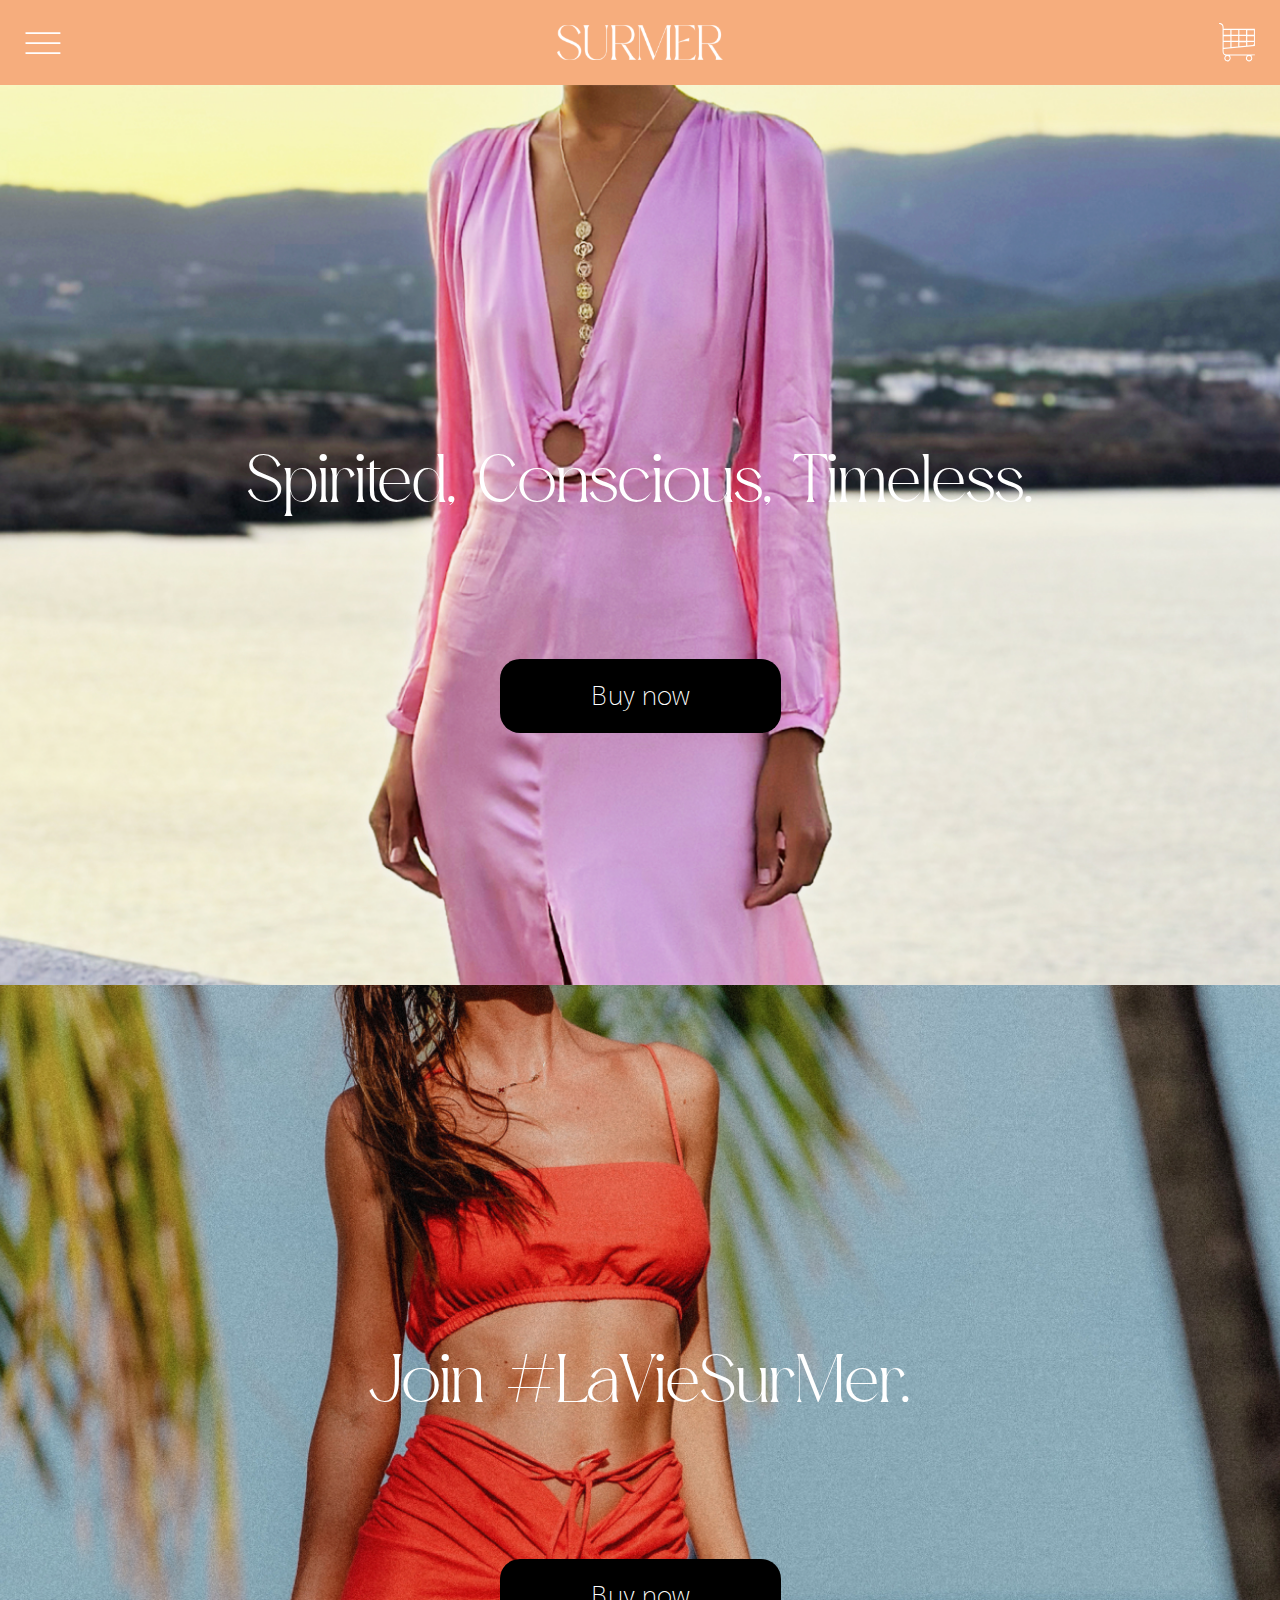
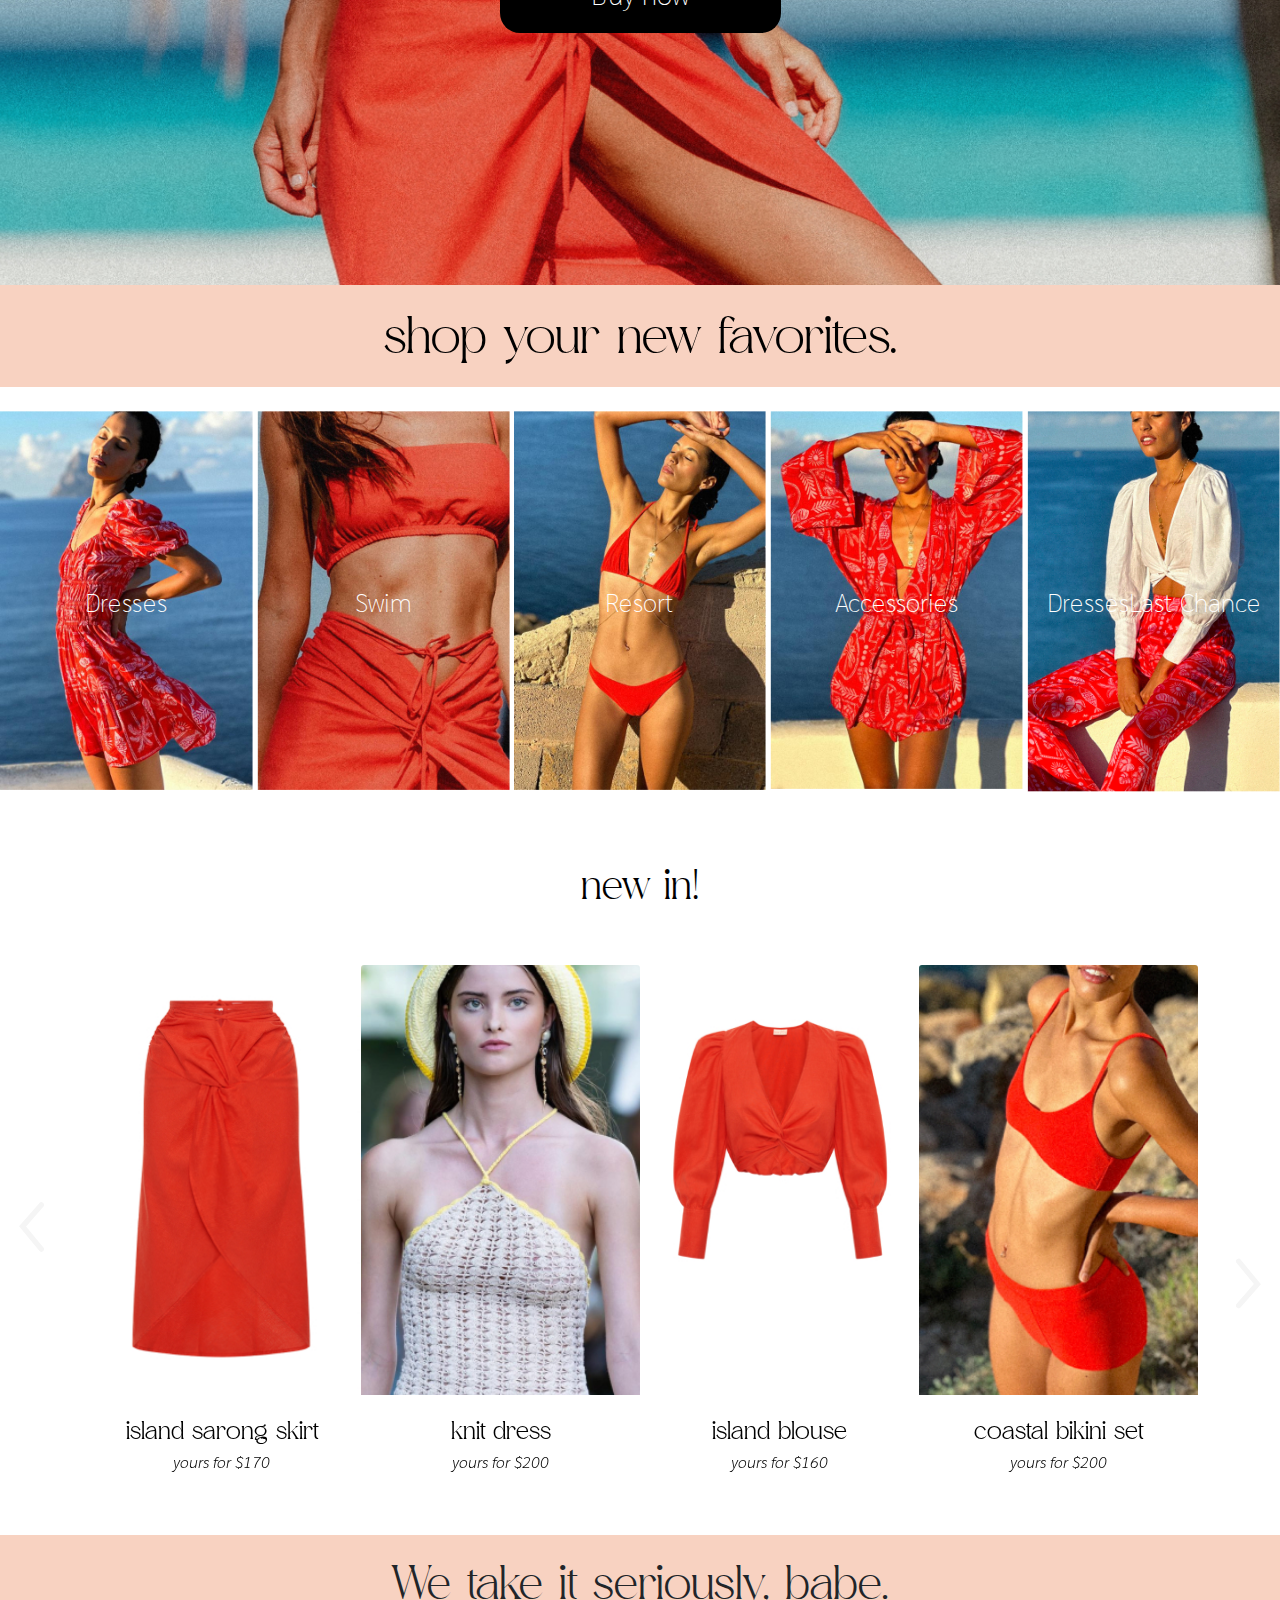
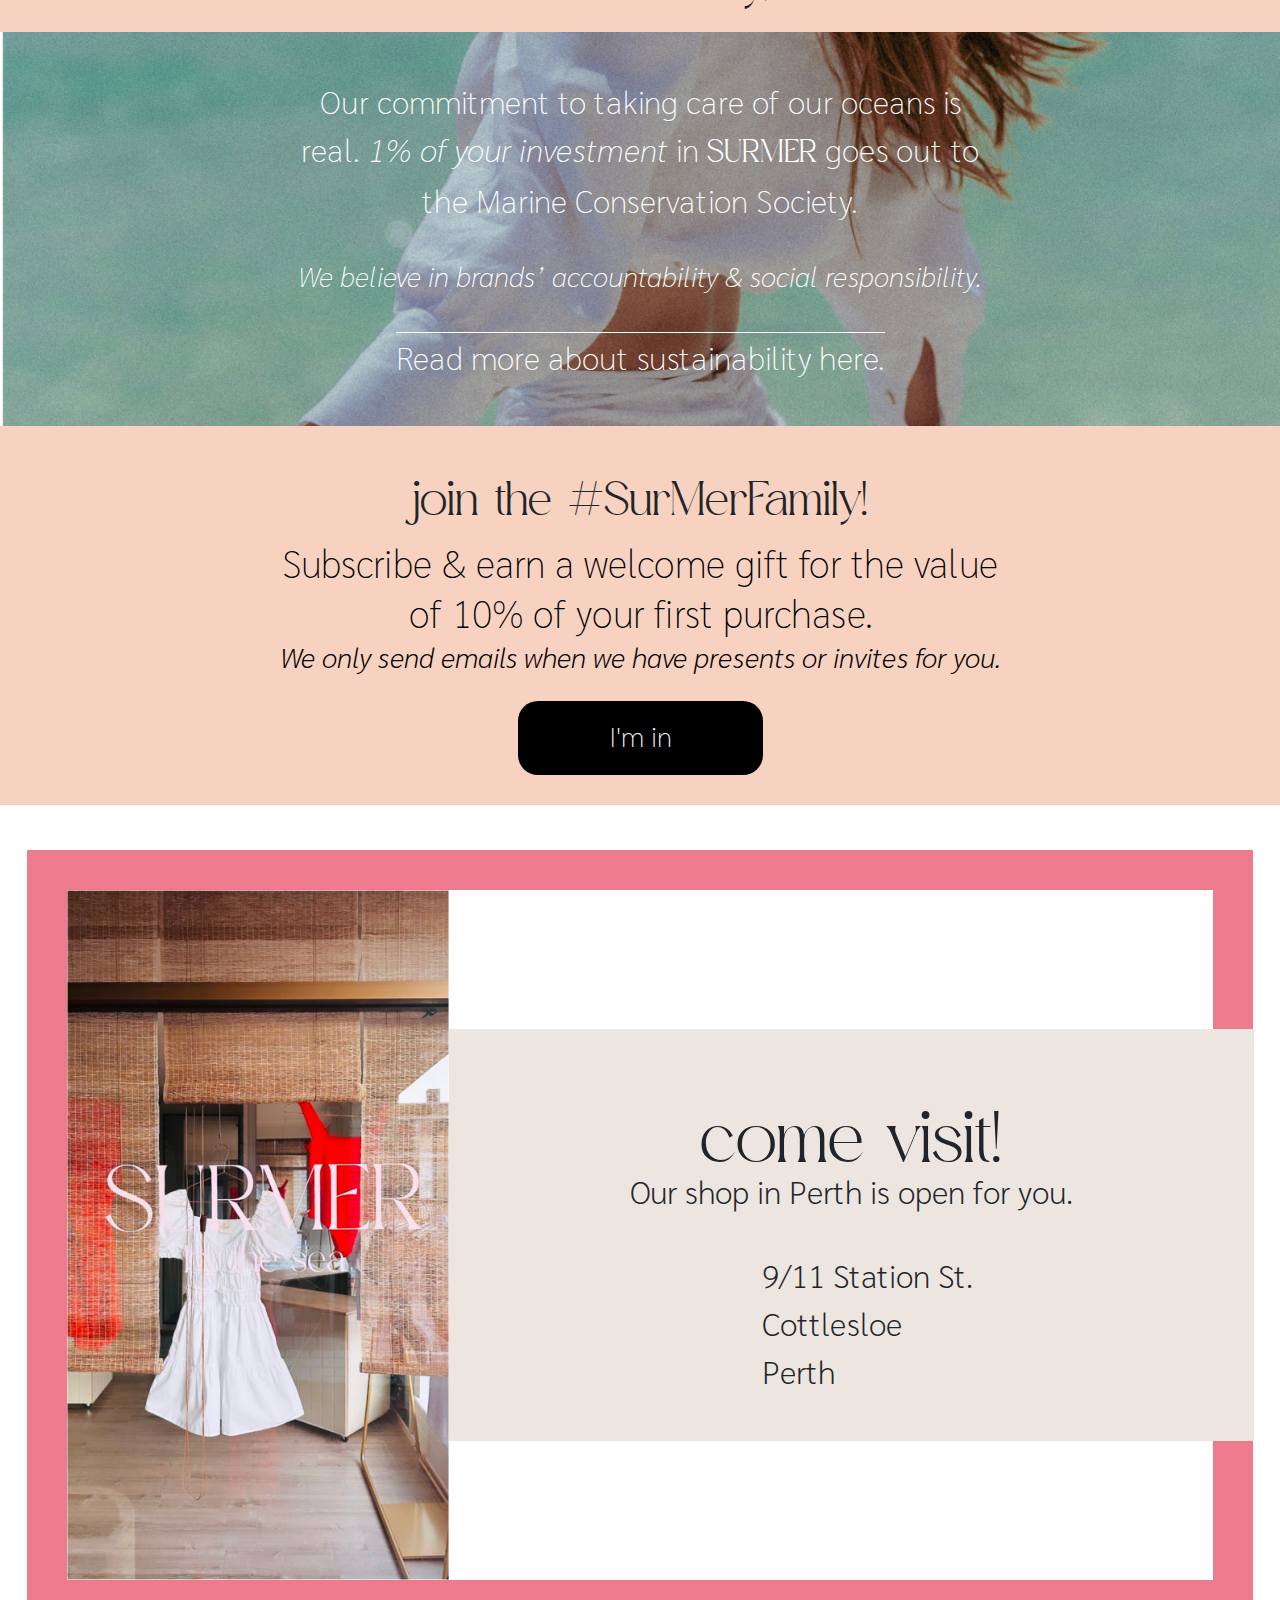
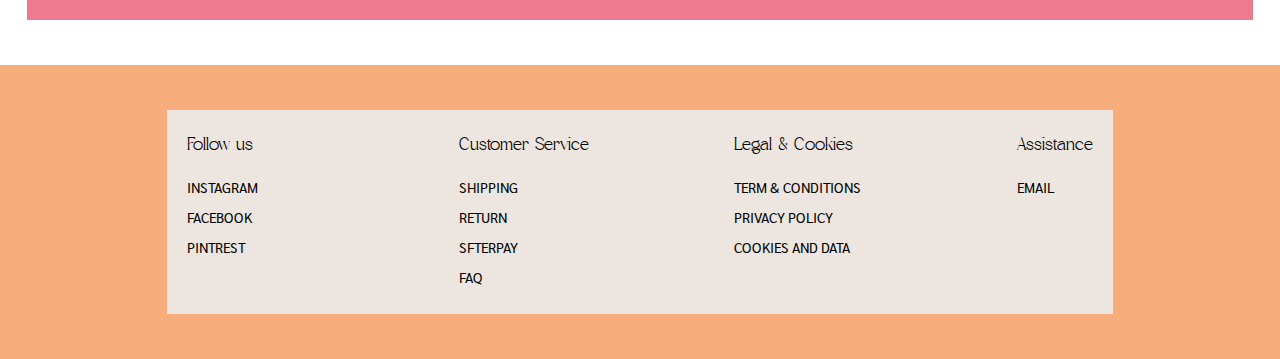
<file: index.html>
<!DOCTYPE html>
<html lang="en">

<head>
    <meta charset="UTF-8">
    <meta name="viewport" content="width=device-width, initial-scale=1.0">
    <title>Document</title>
    <link rel="stylesheet" href="assets/bootstrap-5.0.2-dist/css/bootstrap.min.css">
    <link rel="stylesheet" href="style.css">
    <link rel="stylesheet" href="assets/fonts/Mediga Font Down/stylesheet.css">
    <!-- <link rel="stylesheet" href="assets/fonts/Sarabun thin/stylesheet.css"; -->
    <link rel="preconnect" href="https://fonts.googleapis.com">
    <link rel="preconnect" href="https://fonts.gstatic.com" crossorigin>
    <link
        href="https://fonts.googleapis.com/css2?family=Sarabun:ital,wght@0,100;0,200;0,300;0,400;0,500;0,600;0,700;0,800;1,100;1,200;1,300;1,400;1,500;1,600;1,700;1,800&display=swap"
        rel="stylesheet">
    <link rel="stylesheet" href="assets/css/slick.css">
</head>

<body>

    <div class="offcanvas offcanvas-start " tabindex="-1" id="offcanvasExample" aria-labelledby="offcanvasExampleLabel">

        <div class="container ">
            <div class="offcanvas-header px-0 align-items-center">
                <h5 class="m-0" id="offcanvasExampleLabel">SURMER</h5>
                <button type="button" class="btn" data-bs-dismiss="offcanvas" aria-label="Close"><img
                        src="assets/images/close.svg" alt=""></button>
            </div>
            <div class="row ">
                <div class="col d-flex justify-content-start">
                    <ul>
                        <li><a href=""><span>Resort</span><img src="assets/images/arrow.svg" alt=""></a></li>
                        <li><a href=""><span>Swim</span><img src="assets/images/arrow.svg" alt=""></a></li>
                        <li><a href=""><span>All Surmer</span><img src="assets/images/arrow.svg" alt=""></a></li>
                        <li><a href="">Accessories</a></li>
                        <li><a href=""><span>Shop by Collection</span></a>
                        </li>
                        <li><a href="">Sustainability</a></li>
                        <li><a href="">Get to Know us</a></li>
                        <li><a href="">Contact us</a></li>
                        <!-- <img src="assets/images/PLAIN FISH-02 1.svg" alt=""> -->
                    </ul>
                </div>
                <!-- <div>
                    <div class="col">
                    </div>
                </div> -->
            </div>
        </div>
    </div>

    <header class="container-fluid headerbg md-py-4 py-3 position-sticky top-0">
        <div class="row align-items-center flex-wrap">
            <div class="col-4 ">
                <button class="btn" type="button" data-bs-toggle="offcanvas" data-bs-target="#offcanvasExample"
                    aria-controls="offcanvasExample">
                    <img src="assets/images/Drop down.svg" alt="">
                </button>
            </div>
            <div class="col-4 d-flex justify-content-center">
                <div class="logo">
                    <a href="index.html" class="d-inline-block">
                        <img src="assets/images/logo.svg" alt="">
                    </a>
                </div>
            </div>
            <div class="col-4 d-flex justify-content-end">
                <button class="btn" type="button" data-bs-toggle="offcanvas" data-bs-target="#offcanvasExample"
                    aria-controls="offcanvasExample">
                    <img src="assets/images/Cart.svg" alt="">
                </button>
            </div>
        </div>
    </header>

    <!-- home-banner -->
    <section>
        <div class="container-fluid home_banner banner1 d-flex justify-content-center align-items-center">
            <div class="row">
                <div class="col-12 d-flex flex-column align-items-center">
                    <h1>Spirited, Conscious, Timeless.</h1>
                    <button class="btn button d-inline text-white btn-lg">Buy now</button>
                </div>
            </div>
        </div>
    </section>

    <section class="homeMain2">
        <div class="container-fluid home_banner banner2 d-flex justify-content-center align-items-center">
            <div class="row">
                <div class="col-12 d-flex flex-column align-items-center">
                    <h1>Join #LaVieSurMer.</h1>
                    <button class="btn button d-inline text-white btn-lg">Buy now</button>
                </div>
            </div>
        </div>
        <div class="container-fluid hanner2_bottom">
            <h1>shop your new favorites.</h1>
        </div>
    </section>

    <!-- image gellary -->
    <section>
        <div class=" d-flex gap-1 my-4 outerBox">
            <div class="gellarymain">
                <img src="assets/images/gellery1.jpg" alt="">
                <a href="" class="mg_span">Dresses</a>
            </div>
            <div class="gellarymain">
                <img src="assets/images/gellery2.jpg" alt="">
                <a href="" class="mg_span">Swim</a>
            </div>
            <div class="gellarymain">
                <img src="assets/images/gellery3.jpg" alt="">
                <a href="" class="mg_span">Resort</a>
            </div>
            <div class="gellarymain">
                <img src="assets/images/gellery4.jpg" alt="">
                <a href="" class="mg_span">Accessories</a>
            </div>
            <div class="gellarymain">
                <img src="assets/images/gellery5.jpg" alt="">
                <a href="" class="mg_span">DressesLast Chance</a>
            </div>
        </div>
    </section>

    <!-- home slider -->

    <section class="sliderOuter">
        <div class="container-md container-fluid ">
            <div class="row">
                <div class="homesldiertitle">
                    <h1>new in!</h1>
                </div>
                <div class="homeSlider">

                    <div>
                        <div class="card-group">
                            <div class="card">
                                <a href="">
                                    <img src="assets/images/sldier1.jpg" class="card-img-top" alt="...">
                                </a>
                                <div class="card-body">
                                    <a href="#" class="card-title">island sarong skirt</a>
                                    <p class="card-text">yours for $170</p>

                                </div>
                            </div>
                        </div>
                    </div>

                    <div>
                        <div class="card-group">
                            <div class="card">
                                <a href="">
                                    <img src="assets/images/sldier2.jpg" class="card-img-top" alt="...">
                                </a>
                                <div class="card-body">
                                    <a href="" class="card-title">knit dress</a>
                                    <p class="card-text">yours for $200</p>

                                </div>
                            </div>
                        </div>
                    </div>

                    <div>
                        <div class="card-group">
                            <div class="card">
                                <a href="">
                                    <img src="assets/images/sldier3.jpg" class="card-img-top" alt="...">
                                </a>
                                <div class="card-body">
                                    <a href="" class="card-title">island blouse</a>
                                    <p class="card-text">yours for $160</p>

                                </div>
                            </div>
                        </div>
                    </div>

                    <div>
                        <div class="card-group">
                            <div class="card">
                                <a href="">
                                    <img src="assets/images/sldier4.jpg" class="card-img-top" alt="...">
                                </a>
                                <div class="card-body">
                                    <a href="" class="card-title">coastal bikini set</a>
                                    <p class="card-text">yours for $200</p>

                                </div>
                            </div>
                        </div>
                    </div>

                    <div>
                        <div class="card-group">
                            <div class="card">
                                <a href="">
                                    <img src="assets/images/sldier3.jpg" class="card-img-top" alt="...">
                                </a>
                                <div class="card-body">
                                    <a href="" class="card-title">island sarong skirt</a>
                                    <p class="card-text">yours for $170</p>

                                </div>
                            </div>
                        </div>
                    </div>
                </div>
            </div>
        </div>

    </section>

    <!-- surMarFamily -->
    <section>
        <div class="SrmrFmlyMain">
            <div class="container-fluid">
                <h1 class="title">We take it seriously, babe.</h1>
            </div>
            <div class="container-fluid surmerFBanner d-flex justify-content-center align-items-center flex-column">
                <p>Our commitment to taking care of our oceans is real.
                    <i> 1% of your investment</i> in <strong>SURMER</strong> goes out to the
                    Marine Conservation Society.
                    <br>
                    <span><i> We believe in brands’ accountability & social responsibility.</i></span>

                </p>
                <a href="" class="smfLink">Read more about sustainability here.</a>
            </div>
            <div class="container-fluid text-center surmerFBottom">
                <h1>join the #SurMerFamily!</h1>
                <p>Subscribe & earn a welcome gift for the value of 10% of your first purchase.
                    <br>
                    <span> <i>We only send emails when we have presents or invites for you.</i></span>

                </p>
                <button class="btn button m-0">I'm in</button>
            </div>
        </div>
    </section>

    <!-- <section>
        <div class="container">
            <div class="row">
                <div class="col-lg-4 col-md-4 col-sm12"></div>
                <div class="col-lg-4 col-md-4 col-sm12"></div>
                <div class="col-lg-4 col-md-4 col-sm12"></div>
            </div>
        </div>
    </section> -->

    <section>
        <div class="container-fluid homevisit">
            <div class="row inner align-items-center">
                <div class="col-lg-4 col-md-4 col-sm-12 px-0">
                    <!-- <div class="relative"> -->
                    <img src="assets/images/image1.jpg" alt="">
                    <!-- </div> -->
                </div>
                <div class="col-lg-8 col-md-8 col-sm-12 px-0">
                    <div class="rightvisit d-flex justify-content-center align-items-center flex-column">
                        <h1>come visit!</h1>
                        <p>Our shop in Perth is open for you.</p>
                        <ul>
                            <li>9/11 Station St.</li>
                            <li>Cottlesloe</li>
                            <li>Perth</li>
                        </ul>
                    </div>
                </div>
            </div>
    </section>

    <footer>
        <div class="container">
            <div class="row px-2 py-4">
                <div class="col-lg-3 col-md-3 col-sm-6 d-flex flex-column align-items-md-start align-items-center">
                    <div>
                        <h2>Follow us</h2>
                        <ul>
                            <li><a href="">instagram</a></li>
                            <li><a href="">facebook</a></li>
                            <li><a href="">pintrest</a></li>
                        </ul>
                    </div>
                </div>
                <div
                    class="col-lg-3 col-md-3 col-sm-6 d-flex flex-column align-items-md-center align-items-center text-start mt-sm-0 mt-4">
                    <div class="text-md-start text-center">

                        <h2>Customer Service</h2>
                        <ul>
                            <li><a href="">shipping </a></li>
                            <li><a href="">return</a></li>
                            <li><a href="">sfterpay</a></li>
                            <li><a href="">faq</a></li>
                        </ul>
                    </div>
                </div>
                <div
                    class="col-lg-3 col-md-3 col-sm-6 d-flex flex-column align-items-md-end align-items-center text-start mt-md-0 mt-4">
                    <div class="text-md-start text-center">
                        <h2>Legal & Cookies</h2>
                        <ul>
                            <li><a href="">term & conditions</a></li>
                            <li><a href="">privacy policy</a></li>
                            <li><a href="">cookies and data</a></li>
                        </ul>
                    </div>
                </div>
                <div
                    class="col-lg-3 col-md-3 col-sm-6 d-flex flex-column align-items-md-end align-items-center text-start mt-md-0 mt-4">
                    <div class="text-md-start text-center">
                        <h2>Assistance</h2>
                        <ul>
                            <li><a href="">email</a></li>
                    </div>
                    </ul>
                </div>

            </div>
        </div>
    </footer>



    <script src="assets/js/jqery.js"></script>
    <script src="assets/bootstrap-5.0.2-dist/js/bootstrap.min.js"></script>
    <script src="assets/js/slick.min.js"></script>
    <script>
        $('.homeSlider').slick({
            dots: false,
            infinite: true,
            margin: 20,
            speed: 300,
            slidesToShow: 4,
            slidesToScroll: 1,
            prevArrow: '<button type="button" class="slick-prev"><svg width="56" height="111" viewBox="0 0 56 111" fill="none" xmlns="http://www.w3.org/2000/svg"><path d="M50 105L8 54.1517L50 6" stroke="#F5F5F5" stroke-width="12" stroke-linecap="round"/></svg></button>',
            nextArrow: '<button type="button" class="slick-next"><svg width="56" height="111" viewBox="0 0 56 111" fill="none" xmlns="http://www.w3.org/2000/svg"><path d="M50 105L8 54.1517L50 6" stroke="#F5F5F5" stroke-width="12" stroke-linecap="round"/></svg></button>',
            responsive: [
                {
                    breakpoint: 1024,
                    settings: {
                        slidesToShow: 3,
                        slidesToScroll: 3,
                        infinite: true,
                        dots: false
                    }
                },
                {
                    breakpoint: 600,
                    settings: {
                        slidesToShow: 2,
                        slidesToScroll: 1
                    }
                },
                {
                    breakpoint: 480,
                    settings: {
                        slidesToShow: 1,
                        slidesToScroll: 1
                    }
                }
                // You can unslick at a given breakpoint now by adding:
                // settings: "unslick"
                // instead of a settings object
            ]
        });
    </script>

</body>

</html>
</file>
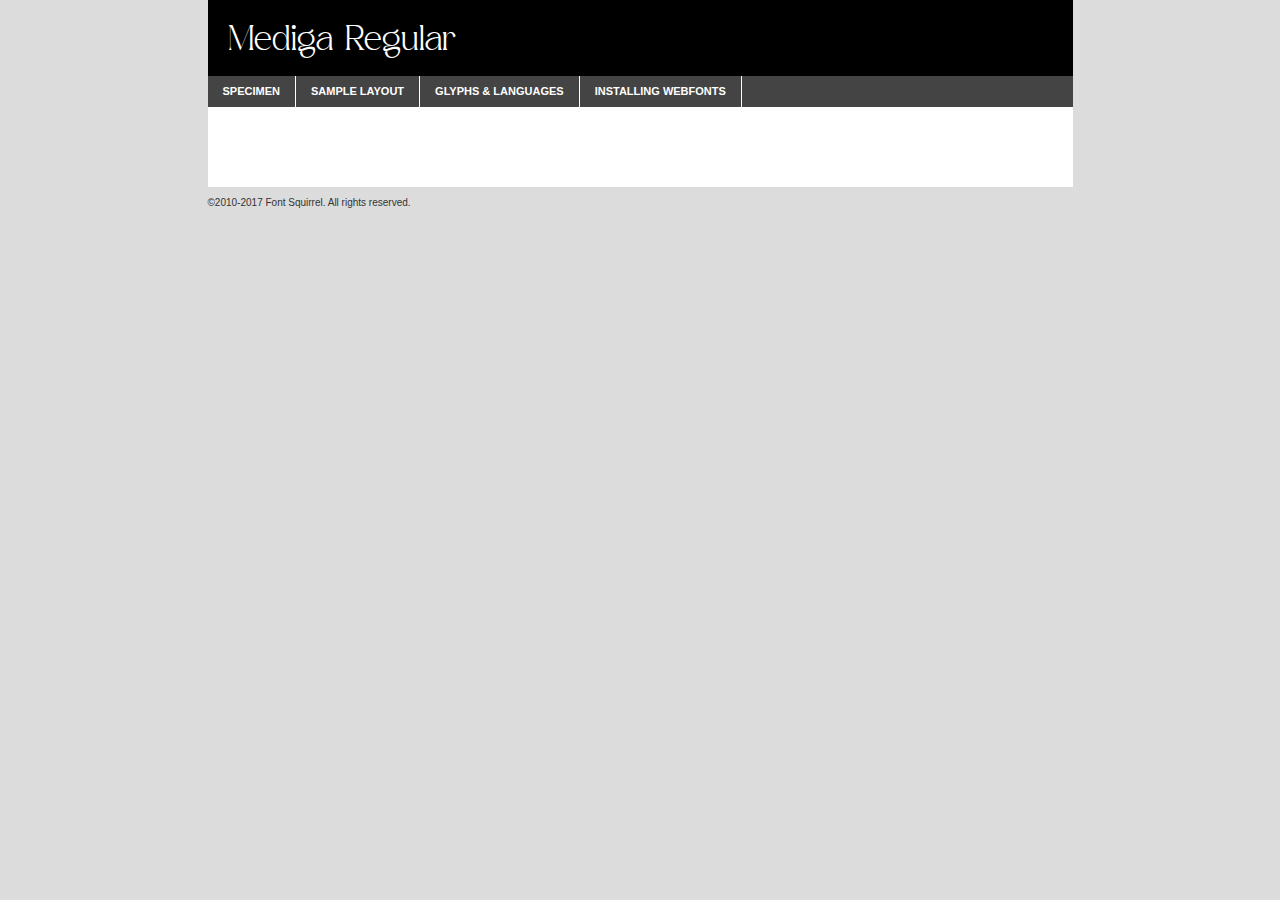
<file: assets/fonts/Mediga Font Down/mediga-gozoa-demo.html>
<!DOCTYPE html PUBLIC "-//W3C//DTD XHTML 1.0 Transitional//EN"
        "http://www.w3.org/TR/xhtml1/DTD/xhtml1-transitional.dtd">

<html xmlns="http://www.w3.org/1999/xhtml" xml:lang="en" lang="en">
<head>
    <meta http-equiv="Content-Type" content="text/html; charset=utf-8"/>
    <script src="http://ajax.googleapis.com/ajax/libs/jquery/1.7.2/jquery.min.js" type="text/javascript" charset="utf-8"></script>
    <script type="text/javascript">
		(function($) {
			$.fn.easyTabs = function(option) {
				var param = jQuery.extend({ fadeSpeed: 'fast', defaultContent: 1, activeClass: 'active' }, option);
				$(this).each(function() {
					var thisId = '#' + this.id;
					if ( param.defaultContent == '' )
					{
						param.defaultContent = 1;
					}
					if ( typeof param.defaultContent == 'number' )
					{
						var defaultTab = $(thisId + ' .tabs li:eq(' + (param.defaultContent - 1) + ') a').attr('href').substr(1);
					}
					else
					{
						var defaultTab = param.defaultContent;
					}
					$(thisId + ' .tabs li a').each(function() {
						var tabToHide = $(this).attr('href').substr(1);
						$('#' + tabToHide).addClass('easytabs-tab-content');
					});
					hideAll();
					changeContent(defaultTab);

					function hideAll() {$(thisId + ' .easytabs-tab-content').hide();}

					function changeContent(tabId)
					{
						hideAll();
						$(thisId + ' .tabs li').removeClass(param.activeClass);
						$(thisId + ' .tabs li a[href=#' + tabId + ']').closest('li').addClass(param.activeClass);
						if ( param.fadeSpeed != 'none' )
						{
							$(thisId + ' #' + tabId).fadeIn(param.fadeSpeed);
						}
						else
						{
							$(thisId + ' #' + tabId).show();
						}
					}

					$(thisId + ' .tabs li').click(function() {
						var tabId = $(this).find('a').attr('href').substr(1);
						changeContent(tabId);
						return false;
					});
				});
			}
		})(jQuery);
    </script>
    <link rel="stylesheet" href="specimen_files/specimen_stylesheet.css" type="text/css" charset="utf-8"/>
    <link rel="stylesheet" href="stylesheet.css" type="text/css" charset="utf-8"/>

    <style type="text/css">
        		body {
			font-family: 'medigaregular';
        		}

            </style>

    <title>Mediga Regular Specimen</title>


    <script type="text/javascript" charset="utf-8">
		$(document).ready(function() {
			$('#container').easyTabs({ defaultContent: 1 });
		});
    </script>
</head>

<body>
<div id="container">
    <div id="header">
		Mediga Regular    </div>
    <ul class="tabs">
        <li><a href="#specimen">Specimen</a></li>
        <li><a href="#layout">Sample Layout</a></li>
		        <li><a href="#glyphs">Glyphs &amp; Languages</a></li>
        <li><a href="#installing">Installing Webfonts</a></li>

    </ul>

    <div id="main_content">


        <div id="specimen">

            <div class="section">
                <div class="grid12 firstcol">
                    <div class="huge">AaBb</div>
                </div>
            </div>

            <div class="section">
                <div class="glyph_range">A&#x200B;B&#x200b;C&#x200b;D&#x200b;E&#x200b;F&#x200b;G&#x200b;H&#x200b;I&#x200b;J&#x200b;K&#x200b;L&#x200b;M&#x200b;N&#x200b;O&#x200b;P&#x200b;Q&#x200b;R&#x200b;S&#x200b;T&#x200b;U&#x200b;V&#x200b;W&#x200b;X&#x200b;Y&#x200b;Z&#x200b;a&#x200b;b&#x200b;c&#x200b;d&#x200b;e&#x200b;f&#x200b;g&#x200b;h&#x200b;i&#x200b;j&#x200b;k&#x200b;l&#x200b;m&#x200b;n&#x200b;o&#x200b;p&#x200b;q&#x200b;r&#x200b;s&#x200b;t&#x200b;u&#x200b;v&#x200b;w&#x200b;x&#x200b;y&#x200b;z&#x200b;1&#x200b;2&#x200b;3&#x200b;4&#x200b;5&#x200b;6&#x200b;7&#x200b;8&#x200b;9&#x200b;0&#x200b;&amp;&#x200b;.&#x200b;,&#x200b;?&#x200b;!&#x200b;&#64;&#x200b;(&#x200b;)&#x200b;#&#x200b;$&#x200b;%&#x200b;*&#x200b;+&#x200b;-&#x200b;=&#x200b;:&#x200b;;</div>
            </div>
            <div class="section">
                <div class="grid12 firstcol">
                    <table class="sample_table">
                        <tr>
                            <td>10</td>
                            <td class="size10">abcdefghijklmnopqrstuvwxyzABCDEFGHIJKLMNOPQRSTUVWXYZ0123456789abcdefghijklmnopqrstuvwxyzABCDEFGHIJKLMNOPQRSTUVWXYZ0123456789abcdefghijklmnopqrstuvwxyzABCDEFGHIJKLMNOPQRSTUVWXYZ</td>
                        </tr>
                        <tr>
                            <td>11</td>
                            <td class="size11">abcdefghijklmnopqrstuvwxyzABCDEFGHIJKLMNOPQRSTUVWXYZ0123456789abcdefghijklmnopqrstuvwxyzABCDEFGHIJKLMNOPQRSTUVWXYZ0123456789abcdefghijklmnopqrstuvwxyzABCDEFGHIJKLMNOPQRSTUVWXYZ</td>
                        </tr>
                        <tr>
                            <td>12</td>
                            <td class="size12">abcdefghijklmnopqrstuvwxyzABCDEFGHIJKLMNOPQRSTUVWXYZ0123456789abcdefghijklmnopqrstuvwxyzABCDEFGHIJKLMNOPQRSTUVWXYZ0123456789abcdefghijklmnopqrstuvwxyzABCDEFGHIJKLMNOPQRSTUVWXYZ</td>
                        </tr>
                        <tr>
                            <td>13</td>
                            <td class="size13">abcdefghijklmnopqrstuvwxyzABCDEFGHIJKLMNOPQRSTUVWXYZ0123456789abcdefghijklmnopqrstuvwxyzABCDEFGHIJKLMNOPQRSTUVWXYZ0123456789abcdefghijklmnopqrstuvwxyzABCDEFGHIJKLMNOPQRSTUVWXYZ</td>
                        </tr>
                        <tr>
                            <td>14</td>
                            <td class="size14">abcdefghijklmnopqrstuvwxyzABCDEFGHIJKLMNOPQRSTUVWXYZ0123456789abcdefghijklmnopqrstuvwxyzABCDEFGHIJKLMNOPQRSTUVWXYZ0123456789abcdefghijklmnopqrstuvwxyzABCDEFGHIJKLMNOPQRSTUVWXYZ</td>
                        </tr>
                        <tr>
                            <td>16</td>
                            <td class="size16">abcdefghijklmnopqrstuvwxyzABCDEFGHIJKLMNOPQRSTUVWXYZ0123456789abcdefghijklmnopqrstuvwxyzABCDEFGHIJKLMNOPQRSTUVWXYZ</td>
                        </tr>
                        <tr>
                            <td>18</td>
                            <td class="size18">abcdefghijklmnopqrstuvwxyzABCDEFGHIJKLMNOPQRSTUVWXYZ0123456789abcdefghijklmnopqrstuvwxyzABCDEFGHIJKLMNOPQRSTUVWXYZ</td>
                        </tr>
                        <tr>
                            <td>20</td>
                            <td class="size20">abcdefghijklmnopqrstuvwxyzABCDEFGHIJKLMNOPQRSTUVWXYZ0123456789abcdefghijklmnopqrstuvwxyzABCDEFGHIJKLMNOPQRSTUVWXYZ</td>
                        </tr>
                        <tr>
                            <td>24</td>
                            <td class="size24">abcdefghijklmnopqrstuvwxyzABCDEFGHIJKLMNOPQRSTUVWXYZ0123456789abcdefghijklmnopqrstuvwxyzABCDEFGHIJKLMNOPQRSTUVWXYZ</td>
                        </tr>
                        <tr>
                            <td>30</td>
                            <td class="size30">abcdefghijklmnopqrstuvwxyzABCDEFGHIJKLMNOPQRSTUVWXYZ0123456789abcdefghijklmnopqrstuvwxyzABCDEFGHIJKLMNOPQRSTUVWXYZ</td>
                        </tr>
                        <tr>
                            <td>36</td>
                            <td class="size36">abcdefghijklmnopqrstuvwxyzABCDEFGHIJKLMNOPQRSTUVWXYZ0123456789abcdefghijklmnopqrstuvwxyzABCDEFGHIJKLMNOPQRSTUVWXYZ</td>
                        </tr>
                        <tr>
                            <td>48</td>
                            <td class="size48">abcdefghijklmnopqrstuvwxyzABCDEFGHIJKLMNOPQRSTUVWXYZ0123456789abcdefghijklmnopqrstuvwxyzABCDEFGHIJKLMNOPQRSTUVWXYZ</td>
                        </tr>
                        <tr>
                            <td>60</td>
                            <td class="size60">abcdefghijklmnopqrstuvwxyzABCDEFGHIJKLMNOPQRSTUVWXYZ0123456789abcdefghijklmnopqrstuvwxyzABCDEFGHIJKLMNOPQRSTUVWXYZ</td>
                        </tr>
                        <tr>
                            <td>72</td>
                            <td class="size72">abcdefghijklmnopqrstuvwxyzABCDEFGHIJKLMNOPQRSTUVWXYZ0123456789abcdefghijklmnopqrstuvwxyzABCDEFGHIJKLMNOPQRSTUVWXYZ</td>
                        </tr>
                        <tr>
                            <td>90</td>
                            <td class="size90">abcdefghijklmnopqrstuvwxyzABCDEFGHIJKLMNOPQRSTUVWXYZ0123456789abcdefghijklmnopqrstuvwxyzABCDEFGHIJKLMNOPQRSTUVWXYZ</td>
                        </tr>
                    </table>

                </div>

            </div>


            <div class="section" id="bodycomparison">


                <div id="xheight">
                    <div class="fontbody">&#x25FC;&#x25FC;&#x25FC;&#x25FC;&#x25FC;&#x25FC;&#x25FC;&#x25FC;&#x25FC;&#x25FC;&#x25FC;&#x25FC;&#x25FC;&#x25FC;&#x25FC;&#x25FC;&#x25FC;&#x25FC;&#x25FC;&#x25FC;&#x25FC;&#x25FC;&#x25FC;&#x25FC;&#x25FC;&#x25FC;&#x25FC;&#x25FC;&#x25FC;&#x25FC;&#x25FC;&#x25FC;&#x25FC;&#x25FC;&#x25FC;&#x25FC;&#x25FC;&#x25FC;&#x25FC;&#x25FC;&#x25FC;&#x25FC;&#x25FC;&#x25FC;&#x25FC;&#x25FC;&#x25FC;&#x25FC;&#x25FC;&#x25FC;&#x25FC;&#x25FC;&#x25FC;&#x25FC;&#x25FC;&#x25FC;&#x25FC;&#x25FC;&#x25FC;&#x25FC;&#x25FC;&#x25FC;&#x25FC;&#x25FC;&#x25FC;&#x25FC;&#x25FC;&#x25FC;&#x25FC;&#x25FC;&#x25FC;&#x25FC;&#x25FC;&#x25FC;&#x25FC;&#x25FC;&#x25FC;&#x25FC;&#x25FC;&#x25FC;&#x25FC;&#x25FC;&#x25FC;&#x25FC;&#x25FC;&#x25FC;&#x25FC;&#x25FC;&#x25FC;&#x25FC;&#x25FC;&#x25FC;&#x25FC;&#x25FC;&#x25FC;&#x25FC;&#x25FC;&#x25FC;&#x25FC;body</div>
                    <div class="arialbody">body</div>
                    <div class="verdanabody">body</div>
                    <div class="georgiabody">body</div>
                </div>
                <div class="fontbody" style="z-index:1">
                    body<span>Mediga Regular</span>
                </div>
                <div class="arialbody" style="z-index:1">
                    body<span>Arial</span>
                </div>
                <div class="verdanabody" style="z-index:1">
                    body<span>Verdana</span>
                </div>
                <div class="georgiabody" style="z-index:1">
                    body<span>Georgia</span>
                </div>


            </div>


            <div class="section psample psample_row1" id="">

                <div class="grid2 firstcol">
                    <p class="size10"><span>10.</span>Aenean lacinia bibendum nulla sed consectetur. Fusce dapibus, tellus ac cursus commodo, tortor mauris condimentum nibh, ut fermentum massa justo sit amet risus. Nullam id dolor id nibh ultricies vehicula ut id elit. Cum sociis natoque penatibus et magnis dis parturient montes, nascetur ridiculus mus. Nulla vitae elit libero, a pharetra augue.</p>

                </div>
                <div class="grid3">
                    <p class="size11"><span>11.</span>Aenean lacinia bibendum nulla sed consectetur. Fusce dapibus, tellus ac cursus commodo, tortor mauris condimentum nibh, ut fermentum massa justo sit amet risus. Nullam id dolor id nibh ultricies vehicula ut id elit. Cum sociis natoque penatibus et magnis dis parturient montes, nascetur ridiculus mus. Nulla vitae elit libero, a pharetra augue.</p>

                </div>
                <div class="grid3">
                    <p class="size12"><span>12.</span>Aenean lacinia bibendum nulla sed consectetur. Fusce dapibus, tellus ac cursus commodo, tortor mauris condimentum nibh, ut fermentum massa justo sit amet risus. Nullam id dolor id nibh ultricies vehicula ut id elit. Cum sociis natoque penatibus et magnis dis parturient montes, nascetur ridiculus mus. Nulla vitae elit libero, a pharetra augue.</p>

                </div>
                <div class="grid4">
                    <p class="size13"><span>13.</span>Aenean lacinia bibendum nulla sed consectetur. Fusce dapibus, tellus ac cursus commodo, tortor mauris condimentum nibh, ut fermentum massa justo sit amet risus. Nullam id dolor id nibh ultricies vehicula ut id elit. Cum sociis natoque penatibus et magnis dis parturient montes, nascetur ridiculus mus. Nulla vitae elit libero, a pharetra augue.</p>

                </div>
                <div class="white_blend"></div>

            </div>
            <div class="section psample psample_row2" id="">
                <div class="grid3 firstcol">
                    <p class="size14"><span>14.</span>Aenean lacinia bibendum nulla sed consectetur. Fusce dapibus, tellus ac cursus commodo, tortor mauris condimentum nibh, ut fermentum massa justo sit amet risus. Nullam id dolor id nibh ultricies vehicula ut id elit. Cum sociis natoque penatibus et magnis dis parturient montes, nascetur ridiculus mus. Nulla vitae elit libero, a pharetra augue.</p>

                </div>
                <div class="grid4">
                    <p class="size16"><span>16.</span>Aenean lacinia bibendum nulla sed consectetur. Fusce dapibus, tellus ac cursus commodo, tortor mauris condimentum nibh, ut fermentum massa justo sit amet risus. Nullam id dolor id nibh ultricies vehicula ut id elit. Cum sociis natoque penatibus et magnis dis parturient montes, nascetur ridiculus mus. Nulla vitae elit libero, a pharetra augue.</p>

                </div>
                <div class="grid5">
                    <p class="size18"><span>18.</span>Aenean lacinia bibendum nulla sed consectetur. Fusce dapibus, tellus ac cursus commodo, tortor mauris condimentum nibh, ut fermentum massa justo sit amet risus. Nullam id dolor id nibh ultricies vehicula ut id elit. Cum sociis natoque penatibus et magnis dis parturient montes, nascetur ridiculus mus. Nulla vitae elit libero, a pharetra augue.</p>

                </div>

                <div class="white_blend"></div>

            </div>

            <div class="section psample psample_row3" id="">
                <div class="grid5 firstcol">
                    <p class="size20"><span>20.</span>Aenean lacinia bibendum nulla sed consectetur. Fusce dapibus, tellus ac cursus commodo, tortor mauris condimentum nibh, ut fermentum massa justo sit amet risus. Nullam id dolor id nibh ultricies vehicula ut id elit. Cum sociis natoque penatibus et magnis dis parturient montes, nascetur ridiculus mus. Nulla vitae elit libero, a pharetra augue.</p>
                </div>
                <div class="grid7">
                    <p class="size24"><span>24.</span>Aenean lacinia bibendum nulla sed consectetur. Fusce dapibus, tellus ac cursus commodo, tortor mauris condimentum nibh, ut fermentum massa justo sit amet risus. Nullam id dolor id nibh ultricies vehicula ut id elit. Cum sociis natoque penatibus et magnis dis parturient montes, nascetur ridiculus mus. Nulla vitae elit libero, a pharetra augue.</p>
                </div>

                <div class="white_blend"></div>

            </div>

            <div class="section psample psample_row4" id="">
                <div class="grid12 firstcol">
                    <p class="size30"><span>30.</span>Aenean lacinia bibendum nulla sed consectetur. Fusce dapibus, tellus ac cursus commodo, tortor mauris condimentum nibh, ut fermentum massa justo sit amet risus. Nullam id dolor id nibh ultricies vehicula ut id elit. Cum sociis natoque penatibus et magnis dis parturient montes, nascetur ridiculus mus. Nulla vitae elit libero, a pharetra augue.</p>
                </div>
                <div class="white_blend"></div>

            </div>


            <div class="section psample psample_row1 fullreverse">
                <div class="grid2 firstcol">
                    <p class="size10"><span>10.</span>Aenean lacinia bibendum nulla sed consectetur. Fusce dapibus, tellus ac cursus commodo, tortor mauris condimentum nibh, ut fermentum massa justo sit amet risus. Nullam id dolor id nibh ultricies vehicula ut id elit. Cum sociis natoque penatibus et magnis dis parturient montes, nascetur ridiculus mus. Nulla vitae elit libero, a pharetra augue.</p>

                </div>
                <div class="grid3">
                    <p class="size11"><span>11.</span>Aenean lacinia bibendum nulla sed consectetur. Fusce dapibus, tellus ac cursus commodo, tortor mauris condimentum nibh, ut fermentum massa justo sit amet risus. Nullam id dolor id nibh ultricies vehicula ut id elit. Cum sociis natoque penatibus et magnis dis parturient montes, nascetur ridiculus mus. Nulla vitae elit libero, a pharetra augue.</p>

                </div>
                <div class="grid3">
                    <p class="size12"><span>12.</span>Aenean lacinia bibendum nulla sed consectetur. Fusce dapibus, tellus ac cursus commodo, tortor mauris condimentum nibh, ut fermentum massa justo sit amet risus. Nullam id dolor id nibh ultricies vehicula ut id elit. Cum sociis natoque penatibus et magnis dis parturient montes, nascetur ridiculus mus. Nulla vitae elit libero, a pharetra augue.</p>

                </div>
                <div class="grid4">
                    <p class="size13"><span>13.</span>Aenean lacinia bibendum nulla sed consectetur. Fusce dapibus, tellus ac cursus commodo, tortor mauris condimentum nibh, ut fermentum massa justo sit amet risus. Nullam id dolor id nibh ultricies vehicula ut id elit. Cum sociis natoque penatibus et magnis dis parturient montes, nascetur ridiculus mus. Nulla vitae elit libero, a pharetra augue.</p>

                </div>
                <div class="black_blend"></div>

            </div>

            <div class="section psample psample_row2 fullreverse">
                <div class="grid3 firstcol">
                    <p class="size14"><span>14.</span>Aenean lacinia bibendum nulla sed consectetur. Fusce dapibus, tellus ac cursus commodo, tortor mauris condimentum nibh, ut fermentum massa justo sit amet risus. Nullam id dolor id nibh ultricies vehicula ut id elit. Cum sociis natoque penatibus et magnis dis parturient montes, nascetur ridiculus mus. Nulla vitae elit libero, a pharetra augue.</p>

                </div>
                <div class="grid4">
                    <p class="size16"><span>16.</span>Aenean lacinia bibendum nulla sed consectetur. Fusce dapibus, tellus ac cursus commodo, tortor mauris condimentum nibh, ut fermentum massa justo sit amet risus. Nullam id dolor id nibh ultricies vehicula ut id elit. Cum sociis natoque penatibus et magnis dis parturient montes, nascetur ridiculus mus. Nulla vitae elit libero, a pharetra augue.</p>

                </div>
                <div class="grid5">
                    <p class="size18"><span>18.</span>Aenean lacinia bibendum nulla sed consectetur. Fusce dapibus, tellus ac cursus commodo, tortor mauris condimentum nibh, ut fermentum massa justo sit amet risus. Nullam id dolor id nibh ultricies vehicula ut id elit. Cum sociis natoque penatibus et magnis dis parturient montes, nascetur ridiculus mus. Nulla vitae elit libero, a pharetra augue.</p>

                </div>
                <div class="black_blend"></div>

            </div>

            <div class="section psample fullreverse psample_row3" id="">
                <div class="grid5 firstcol">
                    <p class="size20"><span>20.</span>Aenean lacinia bibendum nulla sed consectetur. Fusce dapibus, tellus ac cursus commodo, tortor mauris condimentum nibh, ut fermentum massa justo sit amet risus. Nullam id dolor id nibh ultricies vehicula ut id elit. Cum sociis natoque penatibus et magnis dis parturient montes, nascetur ridiculus mus. Nulla vitae elit libero, a pharetra augue.</p>
                </div>
                <div class="grid7">
                    <p class="size24"><span>24.</span>Aenean lacinia bibendum nulla sed consectetur. Fusce dapibus, tellus ac cursus commodo, tortor mauris condimentum nibh, ut fermentum massa justo sit amet risus. Nullam id dolor id nibh ultricies vehicula ut id elit. Cum sociis natoque penatibus et magnis dis parturient montes, nascetur ridiculus mus. Nulla vitae elit libero, a pharetra augue.</p>
                </div>

                <div class="black_blend"></div>

            </div>

            <div class="section psample fullreverse psample_row4" id="" style="border-bottom: 20px #000 solid;">
                <div class="grid12 firstcol">
                    <p class="size30"><span>30.</span>Aenean lacinia bibendum nulla sed consectetur. Fusce dapibus, tellus ac cursus commodo, tortor mauris condimentum nibh, ut fermentum massa justo sit amet risus. Nullam id dolor id nibh ultricies vehicula ut id elit. Cum sociis natoque penatibus et magnis dis parturient montes, nascetur ridiculus mus. Nulla vitae elit libero, a pharetra augue.</p>
                </div>
                <div class="black_blend"></div>

            </div>


        </div>

        <div id="layout">

            <div class="section">

                <div class="grid12 firstcol">
                    <h1>Lorem Ipsum Dolor</h1>
                    <h2>Etiam porta sem malesuada magna mollis euismod</h2>

                    <p class="byline">By <a href="#link">Aenean Lacinia</a></p>
                </div>
            </div>
            <div class="section">
                <div class="grid8 firstcol">
                    <p class="large">Donec sed odio dui. Morbi leo risus, porta ac consectetur ac, vestibulum at eros. Fusce dapibus, tellus ac cursus commodo, tortor mauris condimentum nibh, ut fermentum massa justo sit amet risus. </p>


                    <h3>Pellentesque ornare sem</h3>

                    <p>Maecenas sed diam eget risus varius blandit sit amet non magna. Maecenas faucibus mollis interdum. Donec ullamcorper nulla non metus auctor fringilla. Nullam id dolor id nibh ultricies vehicula ut id elit. Nullam id dolor id nibh ultricies vehicula ut id elit. </p>

                    <p>Aenean eu leo quam. Pellentesque ornare sem lacinia quam venenatis vestibulum. Lorem ipsum dolor sit amet, consectetur adipiscing elit. Cum sociis natoque penatibus et magnis dis parturient montes, nascetur ridiculus mus. </p>

                    <p>Nulla vitae elit libero, a pharetra augue. Praesent commodo cursus magna, vel scelerisque nisl consectetur et. Aenean lacinia bibendum nulla sed consectetur. </p>

                    <p>Nullam quis risus eget urna mollis ornare vel eu leo. Nullam quis risus eget urna mollis ornare vel eu leo. Maecenas sed diam eget risus varius blandit sit amet non magna. Donec ullamcorper nulla non metus auctor fringilla. </p>

                    <h3>Cras mattis consectetur</h3>

                    <p>Aenean eu leo quam. Pellentesque ornare sem lacinia quam venenatis vestibulum. Aenean lacinia bibendum nulla sed consectetur. Integer posuere erat a ante venenatis dapibus posuere velit aliquet. Cras mattis consectetur purus sit amet fermentum. </p>

                    <p>Nullam id dolor id nibh ultricies vehicula ut id elit. Nullam quis risus eget urna mollis ornare vel eu leo. Cras mattis consectetur purus sit amet fermentum.</p>
                </div>

                <div class="grid4 sidebar">

                    <div class="box reverse">
                        <p class="last">Nullam quis risus eget urna mollis ornare vel eu leo. Donec ullamcorper nulla non metus auctor fringilla. Cras mattis consectetur purus sit amet fermentum. Sed posuere consectetur est at lobortis. Lorem ipsum dolor sit amet, consectetur adipiscing elit. </p>
                    </div>

                    <p class="caption">Maecenas sed diam eget risus varius.</p>

                    <p>Vestibulum id ligula porta felis euismod semper. Integer posuere erat a ante venenatis dapibus posuere velit aliquet. Vestibulum id ligula porta felis euismod semper. Sed posuere consectetur est at lobortis. Maecenas sed diam eget risus varius blandit sit amet non magna. Fusce dapibus, tellus ac cursus commodo, tortor mauris condimentum nibh, ut fermentum massa justo sit amet risus. </p>


                    <p>Duis mollis, est non commodo luctus, nisi erat porttitor ligula, eget lacinia odio sem nec elit. Aenean lacinia bibendum nulla sed consectetur. Vivamus sagittis lacus vel augue laoreet rutrum faucibus dolor auctor. Aenean lacinia bibendum nulla sed consectetur. Nullam quis risus eget urna mollis ornare vel eu leo. </p>

                    <p>Praesent commodo cursus magna, vel scelerisque nisl consectetur et. Donec ullamcorper nulla non metus auctor fringilla. Maecenas faucibus mollis interdum. Fusce dapibus, tellus ac cursus commodo, tortor mauris condimentum nibh, ut fermentum massa justo sit amet risus. </p>

                </div>
            </div>

        </div>


		

        <div id="glyphs">
            <div class="section">
                <div class="grid12 firstcol">

                    <h1>Language Support</h1>
                    <p>The subset of Mediga Regular in this kit supports the following languages:<br/>

						Albanian, Basque, Breton, Chamorro, Danish, Dutch, English, Faroese, Finnish, French, Frisian, Galician, German, Icelandic, Italian, Malagasy, Norwegian, Portuguese, Spanish, Alsatian, Aragonese, Arapaho, Arrernte, Asturian, Aymara, Bislama, Cebuano, Corsican, Fijian, French_creole, Genoese, Gilbertese, Greenlandic, Haitian_creole, Hiligaynon, Hmong, Hopi, Ibanag, Iloko_ilokano, Indonesian, Interglossa_glosa, Interlingua, Irish_gaelic, Jerriais, Lojban, Lombard, Luxembourgeois, Manx, Mohawk, Norfolk_pitcairnese, Occitan, Oromo, Pangasinan, Papiamento, Piedmontese, Potawatomi, Rhaeto-romance, Romansh, Rotokas, Sami_lule, Samoan, Sardinian, Scots_gaelic, Seychelles_creole, Shona, Sicilian, Somali, Southern_ndebele, Swahili, Swati_swazi, Tagalog_filipino_pilipino, Tetum, Tok_pisin, Uyghur_latinized, Volapuk, Walloon, Warlpiri, Xhosa, Yapese, Zulu, Latinbasic, Ubasic, Demo                    </p>
                    <h1>Glyph Chart</h1>
                    <p>The subset of Mediga Regular in this kit includes all the glyphs listed below. Unicode entities are included above each glyph to help you insert individual characters into your layout.</p>
                    <div id="glyph_chart">

																																	                                <div><p>&amp;#10;</p>&#10;</div>
																				                                <div><p>&amp;#13;</p>&#13;</div>
																				                                <div><p>&amp;#32;</p>&#32;</div>
																				                                <div><p>&amp;#33;</p>&#33;</div>
																				                                <div><p>&amp;#34;</p>&#34;</div>
																				                                <div><p>&amp;#35;</p>&#35;</div>
																				                                <div><p>&amp;#36;</p>&#36;</div>
																				                                <div><p>&amp;#37;</p>&#37;</div>
																				                                <div><p>&amp;#38;</p>&#38;</div>
																				                                <div><p>&amp;#39;</p>&#39;</div>
																				                                <div><p>&amp;#40;</p>&#40;</div>
																				                                <div><p>&amp;#41;</p>&#41;</div>
																				                                <div><p>&amp;#42;</p>&#42;</div>
																				                                <div><p>&amp;#43;</p>&#43;</div>
																				                                <div><p>&amp;#44;</p>&#44;</div>
																				                                <div><p>&amp;#45;</p>&#45;</div>
																				                                <div><p>&amp;#46;</p>&#46;</div>
																				                                <div><p>&amp;#47;</p>&#47;</div>
																				                                <div><p>&amp;#48;</p>&#48;</div>
																				                                <div><p>&amp;#49;</p>&#49;</div>
																				                                <div><p>&amp;#50;</p>&#50;</div>
																				                                <div><p>&amp;#51;</p>&#51;</div>
																				                                <div><p>&amp;#52;</p>&#52;</div>
																				                                <div><p>&amp;#53;</p>&#53;</div>
																				                                <div><p>&amp;#54;</p>&#54;</div>
																				                                <div><p>&amp;#55;</p>&#55;</div>
																				                                <div><p>&amp;#56;</p>&#56;</div>
																				                                <div><p>&amp;#57;</p>&#57;</div>
																				                                <div><p>&amp;#58;</p>&#58;</div>
																				                                <div><p>&amp;#59;</p>&#59;</div>
																				                                <div><p>&amp;#60;</p>&#60;</div>
																				                                <div><p>&amp;#61;</p>&#61;</div>
																				                                <div><p>&amp;#62;</p>&#62;</div>
																				                                <div><p>&amp;#63;</p>&#63;</div>
																				                                <div><p>&amp;#64;</p>&#64;</div>
																				                                <div><p>&amp;#65;</p>&#65;</div>
																				                                <div><p>&amp;#66;</p>&#66;</div>
																				                                <div><p>&amp;#67;</p>&#67;</div>
																				                                <div><p>&amp;#68;</p>&#68;</div>
																				                                <div><p>&amp;#69;</p>&#69;</div>
																				                                <div><p>&amp;#70;</p>&#70;</div>
																				                                <div><p>&amp;#71;</p>&#71;</div>
																				                                <div><p>&amp;#72;</p>&#72;</div>
																				                                <div><p>&amp;#73;</p>&#73;</div>
																				                                <div><p>&amp;#74;</p>&#74;</div>
																				                                <div><p>&amp;#75;</p>&#75;</div>
																				                                <div><p>&amp;#76;</p>&#76;</div>
																				                                <div><p>&amp;#77;</p>&#77;</div>
																				                                <div><p>&amp;#78;</p>&#78;</div>
																				                                <div><p>&amp;#79;</p>&#79;</div>
																				                                <div><p>&amp;#80;</p>&#80;</div>
																				                                <div><p>&amp;#81;</p>&#81;</div>
																				                                <div><p>&amp;#82;</p>&#82;</div>
																				                                <div><p>&amp;#83;</p>&#83;</div>
																				                                <div><p>&amp;#84;</p>&#84;</div>
																				                                <div><p>&amp;#85;</p>&#85;</div>
																				                                <div><p>&amp;#86;</p>&#86;</div>
																				                                <div><p>&amp;#87;</p>&#87;</div>
																				                                <div><p>&amp;#88;</p>&#88;</div>
																				                                <div><p>&amp;#89;</p>&#89;</div>
																				                                <div><p>&amp;#90;</p>&#90;</div>
																				                                <div><p>&amp;#91;</p>&#91;</div>
																				                                <div><p>&amp;#92;</p>&#92;</div>
																				                                <div><p>&amp;#93;</p>&#93;</div>
																				                                <div><p>&amp;#94;</p>&#94;</div>
																				                                <div><p>&amp;#95;</p>&#95;</div>
																				                                <div><p>&amp;#96;</p>&#96;</div>
																				                                <div><p>&amp;#97;</p>&#97;</div>
																				                                <div><p>&amp;#98;</p>&#98;</div>
																				                                <div><p>&amp;#99;</p>&#99;</div>
																				                                <div><p>&amp;#100;</p>&#100;</div>
																				                                <div><p>&amp;#101;</p>&#101;</div>
																				                                <div><p>&amp;#102;</p>&#102;</div>
																				                                <div><p>&amp;#103;</p>&#103;</div>
																				                                <div><p>&amp;#104;</p>&#104;</div>
																				                                <div><p>&amp;#105;</p>&#105;</div>
																				                                <div><p>&amp;#106;</p>&#106;</div>
																				                                <div><p>&amp;#107;</p>&#107;</div>
																				                                <div><p>&amp;#108;</p>&#108;</div>
																				                                <div><p>&amp;#109;</p>&#109;</div>
																				                                <div><p>&amp;#110;</p>&#110;</div>
																				                                <div><p>&amp;#111;</p>&#111;</div>
																				                                <div><p>&amp;#112;</p>&#112;</div>
																				                                <div><p>&amp;#113;</p>&#113;</div>
																				                                <div><p>&amp;#114;</p>&#114;</div>
																				                                <div><p>&amp;#115;</p>&#115;</div>
																				                                <div><p>&amp;#116;</p>&#116;</div>
																				                                <div><p>&amp;#117;</p>&#117;</div>
																				                                <div><p>&amp;#118;</p>&#118;</div>
																				                                <div><p>&amp;#119;</p>&#119;</div>
																				                                <div><p>&amp;#120;</p>&#120;</div>
																				                                <div><p>&amp;#121;</p>&#121;</div>
																				                                <div><p>&amp;#122;</p>&#122;</div>
																				                                <div><p>&amp;#123;</p>&#123;</div>
																				                                <div><p>&amp;#124;</p>&#124;</div>
																				                                <div><p>&amp;#125;</p>&#125;</div>
																				                                <div><p>&amp;#126;</p>&#126;</div>
																				                                <div><p>&amp;#160;</p>&#160;</div>
																				                                <div><p>&amp;#161;</p>&#161;</div>
																				                                <div><p>&amp;#162;</p>&#162;</div>
																				                                <div><p>&amp;#163;</p>&#163;</div>
																				                                <div><p>&amp;#164;</p>&#164;</div>
																				                                <div><p>&amp;#165;</p>&#165;</div>
																				                                <div><p>&amp;#166;</p>&#166;</div>
																				                                <div><p>&amp;#167;</p>&#167;</div>
																				                                <div><p>&amp;#168;</p>&#168;</div>
																				                                <div><p>&amp;#169;</p>&#169;</div>
																				                                <div><p>&amp;#170;</p>&#170;</div>
																				                                <div><p>&amp;#171;</p>&#171;</div>
																				                                <div><p>&amp;#172;</p>&#172;</div>
																				                                <div><p>&amp;#173;</p>&#173;</div>
																				                                <div><p>&amp;#174;</p>&#174;</div>
																				                                <div><p>&amp;#175;</p>&#175;</div>
																				                                <div><p>&amp;#176;</p>&#176;</div>
																				                                <div><p>&amp;#177;</p>&#177;</div>
																				                                <div><p>&amp;#178;</p>&#178;</div>
																				                                <div><p>&amp;#179;</p>&#179;</div>
																				                                <div><p>&amp;#180;</p>&#180;</div>
																				                                <div><p>&amp;#182;</p>&#182;</div>
																				                                <div><p>&amp;#183;</p>&#183;</div>
																				                                <div><p>&amp;#184;</p>&#184;</div>
																				                                <div><p>&amp;#185;</p>&#185;</div>
																				                                <div><p>&amp;#186;</p>&#186;</div>
																				                                <div><p>&amp;#187;</p>&#187;</div>
																				                                <div><p>&amp;#188;</p>&#188;</div>
																				                                <div><p>&amp;#189;</p>&#189;</div>
																				                                <div><p>&amp;#190;</p>&#190;</div>
																				                                <div><p>&amp;#191;</p>&#191;</div>
																				                                <div><p>&amp;#192;</p>&#192;</div>
																				                                <div><p>&amp;#193;</p>&#193;</div>
																				                                <div><p>&amp;#194;</p>&#194;</div>
																				                                <div><p>&amp;#195;</p>&#195;</div>
																				                                <div><p>&amp;#196;</p>&#196;</div>
																				                                <div><p>&amp;#197;</p>&#197;</div>
																				                                <div><p>&amp;#198;</p>&#198;</div>
																				                                <div><p>&amp;#199;</p>&#199;</div>
																				                                <div><p>&amp;#200;</p>&#200;</div>
																				                                <div><p>&amp;#201;</p>&#201;</div>
																				                                <div><p>&amp;#202;</p>&#202;</div>
																				                                <div><p>&amp;#203;</p>&#203;</div>
																				                                <div><p>&amp;#204;</p>&#204;</div>
																				                                <div><p>&amp;#205;</p>&#205;</div>
																				                                <div><p>&amp;#206;</p>&#206;</div>
																				                                <div><p>&amp;#207;</p>&#207;</div>
																				                                <div><p>&amp;#208;</p>&#208;</div>
																				                                <div><p>&amp;#209;</p>&#209;</div>
																				                                <div><p>&amp;#210;</p>&#210;</div>
																				                                <div><p>&amp;#211;</p>&#211;</div>
																				                                <div><p>&amp;#212;</p>&#212;</div>
																				                                <div><p>&amp;#213;</p>&#213;</div>
																				                                <div><p>&amp;#214;</p>&#214;</div>
																				                                <div><p>&amp;#215;</p>&#215;</div>
																				                                <div><p>&amp;#216;</p>&#216;</div>
																				                                <div><p>&amp;#217;</p>&#217;</div>
																				                                <div><p>&amp;#218;</p>&#218;</div>
																				                                <div><p>&amp;#219;</p>&#219;</div>
																				                                <div><p>&amp;#220;</p>&#220;</div>
																				                                <div><p>&amp;#221;</p>&#221;</div>
																				                                <div><p>&amp;#222;</p>&#222;</div>
																				                                <div><p>&amp;#223;</p>&#223;</div>
																				                                <div><p>&amp;#224;</p>&#224;</div>
																				                                <div><p>&amp;#225;</p>&#225;</div>
																				                                <div><p>&amp;#226;</p>&#226;</div>
																				                                <div><p>&amp;#227;</p>&#227;</div>
																				                                <div><p>&amp;#228;</p>&#228;</div>
																				                                <div><p>&amp;#229;</p>&#229;</div>
																				                                <div><p>&amp;#230;</p>&#230;</div>
																				                                <div><p>&amp;#231;</p>&#231;</div>
																				                                <div><p>&amp;#232;</p>&#232;</div>
																				                                <div><p>&amp;#233;</p>&#233;</div>
																				                                <div><p>&amp;#234;</p>&#234;</div>
																				                                <div><p>&amp;#235;</p>&#235;</div>
																				                                <div><p>&amp;#236;</p>&#236;</div>
																				                                <div><p>&amp;#237;</p>&#237;</div>
																				                                <div><p>&amp;#238;</p>&#238;</div>
																				                                <div><p>&amp;#239;</p>&#239;</div>
																				                                <div><p>&amp;#240;</p>&#240;</div>
																				                                <div><p>&amp;#241;</p>&#241;</div>
																				                                <div><p>&amp;#242;</p>&#242;</div>
																				                                <div><p>&amp;#243;</p>&#243;</div>
																				                                <div><p>&amp;#244;</p>&#244;</div>
																				                                <div><p>&amp;#245;</p>&#245;</div>
																				                                <div><p>&amp;#246;</p>&#246;</div>
																				                                <div><p>&amp;#247;</p>&#247;</div>
																				                                <div><p>&amp;#248;</p>&#248;</div>
																				                                <div><p>&amp;#249;</p>&#249;</div>
																				                                <div><p>&amp;#250;</p>&#250;</div>
																				                                <div><p>&amp;#251;</p>&#251;</div>
																				                                <div><p>&amp;#252;</p>&#252;</div>
																				                                <div><p>&amp;#253;</p>&#253;</div>
																				                                <div><p>&amp;#254;</p>&#254;</div>
																				                                <div><p>&amp;#255;</p>&#255;</div>
																				                                <div><p>&amp;#338;</p>&#338;</div>
																				                                <div><p>&amp;#339;</p>&#339;</div>
																				                                <div><p>&amp;#376;</p>&#376;</div>
																				                                <div><p>&amp;#710;</p>&#710;</div>
																				                                <div><p>&amp;#732;</p>&#732;</div>
																				                                <div><p>&amp;#8192;</p>&#8192;</div>
																				                                <div><p>&amp;#8193;</p>&#8193;</div>
																				                                <div><p>&amp;#8194;</p>&#8194;</div>
																				                                <div><p>&amp;#8195;</p>&#8195;</div>
																				                                <div><p>&amp;#8196;</p>&#8196;</div>
																				                                <div><p>&amp;#8197;</p>&#8197;</div>
																				                                <div><p>&amp;#8198;</p>&#8198;</div>
																				                                <div><p>&amp;#8199;</p>&#8199;</div>
																				                                <div><p>&amp;#8200;</p>&#8200;</div>
																				                                <div><p>&amp;#8201;</p>&#8201;</div>
																				                                <div><p>&amp;#8202;</p>&#8202;</div>
																				                                <div><p>&amp;#8208;</p>&#8208;</div>
																				                                <div><p>&amp;#8209;</p>&#8209;</div>
																				                                <div><p>&amp;#8210;</p>&#8210;</div>
																				                                <div><p>&amp;#8211;</p>&#8211;</div>
																				                                <div><p>&amp;#8212;</p>&#8212;</div>
																				                                <div><p>&amp;#8216;</p>&#8216;</div>
																				                                <div><p>&amp;#8217;</p>&#8217;</div>
																				                                <div><p>&amp;#8218;</p>&#8218;</div>
																				                                <div><p>&amp;#8220;</p>&#8220;</div>
																				                                <div><p>&amp;#8221;</p>&#8221;</div>
																				                                <div><p>&amp;#8222;</p>&#8222;</div>
																				                                <div><p>&amp;#8226;</p>&#8226;</div>
																				                                <div><p>&amp;#8230;</p>&#8230;</div>
																				                                <div><p>&amp;#8239;</p>&#8239;</div>
																				                                <div><p>&amp;#8249;</p>&#8249;</div>
																				                                <div><p>&amp;#8250;</p>&#8250;</div>
																				                                <div><p>&amp;#8287;</p>&#8287;</div>
																				                                <div><p>&amp;#8364;</p>&#8364;</div>
																				                                <div><p>&amp;#8482;</p>&#8482;</div>
																				                                <div><p>&amp;#9724;</p>&#9724;</div>
																				                                <div><p>&amp;#64257;</p>&#64257;</div>
																				                                <div><p>&amp;#64258;</p>&#64258;</div>
																																                    </div>
                </div>


            </div>
        </div>


        <div id="specs">

        </div>

        <div id="installing">
            <div class="section">
                <div class="grid7 firstcol">
                    <h1>Installing Webfonts</h1>

                    <p>Webfonts are supported by all major browser platforms but not all in the same way. There are currently four different font formats that must be included in order to target all browsers. This includes TTF, WOFF, EOT and SVG.</p>

                    <h2>1. Upload your webfonts</h2>
                    <p>You must upload your webfont kit to your website. They should be in or near the same directory as your CSS files.</p>

                    <h2>2. Include the webfont stylesheet</h2>
                    <p>A special CSS @font-face declaration helps the various browsers select the appropriate font it needs without causing you a bunch of headaches. Learn more about this syntax by reading the <a href="https://www.fontspring.com/blog/further-hardening-of-the-bulletproof-syntax">Fontspring blog post</a> about it. The code for it is as follows:</p>


                    <code>
                        @font-face{
                        font-family: 'MyWebFont';
                        src: url('WebFont.eot');
                        src: url('WebFont.eot?#iefix') format('embedded-opentype'),
                        url('WebFont.woff') format('woff'),
                        url('WebFont.ttf') format('truetype'),
                        url('WebFont.svg#webfont') format('svg');
                        }
                    </code>

                    <p>We've already gone ahead and generated the code for you. All you have to do is link to the stylesheet in your HTML, like this:</p>
                    <code>&lt;link rel=&quot;stylesheet&quot; href=&quot;stylesheet.css&quot; type=&quot;text/css&quot; charset=&quot;utf-8&quot; /&gt;</code>

                    <h2>3. Modify your own stylesheet</h2>
                    <p>To take advantage of your new fonts, you must tell your stylesheet to use them. Look at the original @font-face declaration above and find the property called "font-family." The name linked there will be what you use to reference the font. Prepend that webfont name to the font stack in the "font-family" property, inside the selector you want to change. For example:</p>
                    <code>p { font-family: 'WebFont', Arial, sans-serif; }</code>

                    <h2>4. Test</h2>
                    <p>Getting webfonts to work cross-browser <em>can</em> be tricky. Use the information in the sidebar to help you if you find that fonts aren't loading in a particular browser.</p>
                </div>

                <div class="grid5 sidebar">
                    <div class="box">
                        <h2>Troubleshooting<br/>Font-Face Problems</h2>
                        <p>Having trouble getting your webfonts to load in your new website? Here are some tips to sort out what might be the problem.</p>

                        <h3>Fonts not showing in any browser</h3>

                        <p>This sounds like you need to work on the plumbing. You either did not upload the fonts to the correct directory, or you did not link the fonts properly in the CSS. If you've confirmed that all this is correct and you still have a problem, take a look at your .htaccess file and see if requests are getting intercepted.</p>

                        <h3>Fonts not loading in iPhone or iPad</h3>

                        <p>The most common problem here is that you are serving the fonts from an IIS server. IIS refuses to serve files that have unknown MIME types. If that is the case, you must set the MIME type for SVG to "image/svg+xml" in the server settings. Follow these instructions from Microsoft if you need help.</p>

                        <h3>Fonts not loading in Firefox</h3>

                        <p>The primary reason for this failure? You are still using a version Firefox older than 3.5. So upgrade already! If that isn't it, then you are very likely serving fonts from a different domain. Firefox requires that all font assets be served from the same domain. Lastly it is possible that you need to add WOFF to your list of MIME types (if you are serving via IIS.)</p>

                        <h3>Fonts not loading in IE</h3>

                        <p>Are you looking at Internet Explorer on an actual Windows machine or are you cheating by using a service like Adobe BrowserLab? Many of these screenshot services do not render @font-face for IE. Best to test it on a real machine.</p>

                        <h3>Fonts not loading in IE9</h3>

                        <p>IE9, like Firefox, requires that fonts be served from the same domain as the website. Make sure that is the case.</p>
                    </div>
                </div>
            </div>

        </div>

    </div>
    <div id="footer">
        <p>&copy;2010-2017 Font Squirrel. All rights reserved.</p>
    </div>
</div>
</body>
</html>
</file>
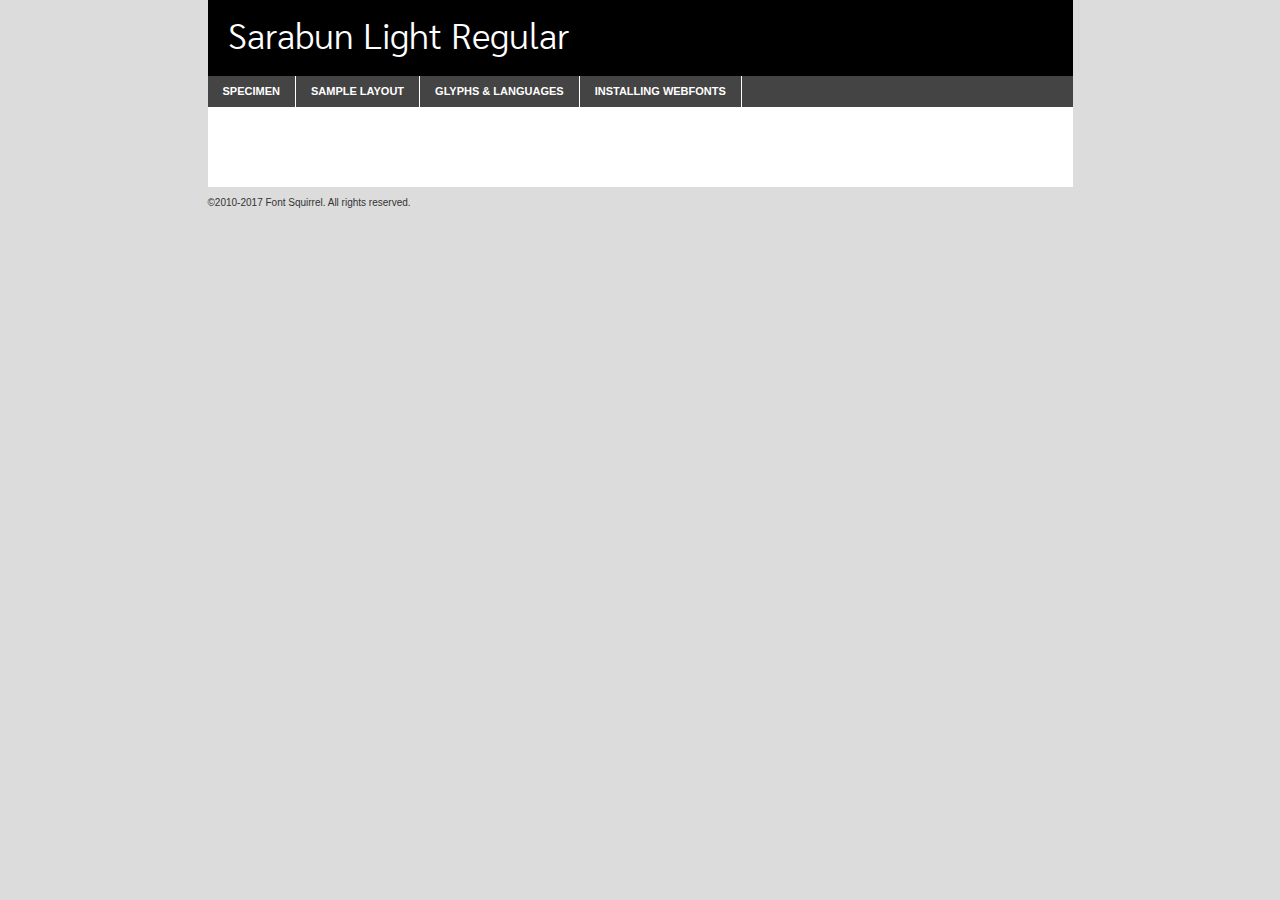
<file: assets/fonts/Sarabun down/sarabun-light-demo.html>
<!DOCTYPE html PUBLIC "-//W3C//DTD XHTML 1.0 Transitional//EN"
        "http://www.w3.org/TR/xhtml1/DTD/xhtml1-transitional.dtd">

<html xmlns="http://www.w3.org/1999/xhtml" xml:lang="en" lang="en">
<head>
    <meta http-equiv="Content-Type" content="text/html; charset=utf-8"/>
    <script src="http://ajax.googleapis.com/ajax/libs/jquery/1.7.2/jquery.min.js" type="text/javascript" charset="utf-8"></script>
    <script type="text/javascript">
		(function($) {
			$.fn.easyTabs = function(option) {
				var param = jQuery.extend({ fadeSpeed: 'fast', defaultContent: 1, activeClass: 'active' }, option);
				$(this).each(function() {
					var thisId = '#' + this.id;
					if ( param.defaultContent == '' )
					{
						param.defaultContent = 1;
					}
					if ( typeof param.defaultContent == 'number' )
					{
						var defaultTab = $(thisId + ' .tabs li:eq(' + (param.defaultContent - 1) + ') a').attr('href').substr(1);
					}
					else
					{
						var defaultTab = param.defaultContent;
					}
					$(thisId + ' .tabs li a').each(function() {
						var tabToHide = $(this).attr('href').substr(1);
						$('#' + tabToHide).addClass('easytabs-tab-content');
					});
					hideAll();
					changeContent(defaultTab);

					function hideAll() {$(thisId + ' .easytabs-tab-content').hide();}

					function changeContent(tabId)
					{
						hideAll();
						$(thisId + ' .tabs li').removeClass(param.activeClass);
						$(thisId + ' .tabs li a[href=#' + tabId + ']').closest('li').addClass(param.activeClass);
						if ( param.fadeSpeed != 'none' )
						{
							$(thisId + ' #' + tabId).fadeIn(param.fadeSpeed);
						}
						else
						{
							$(thisId + ' #' + tabId).show();
						}
					}

					$(thisId + ' .tabs li').click(function() {
						var tabId = $(this).find('a').attr('href').substr(1);
						changeContent(tabId);
						return false;
					});
				});
			}
		})(jQuery);
    </script>
    <link rel="stylesheet" href="specimen_files/specimen_stylesheet.css" type="text/css" charset="utf-8"/>
    <link rel="stylesheet" href="stylesheet.css" type="text/css" charset="utf-8"/>

    <style type="text/css">
        		body {
			font-family: 'sarabunlight';
        		}

            </style>

    <title>Sarabun Light Regular Specimen</title>


    <script type="text/javascript" charset="utf-8">
		$(document).ready(function() {
			$('#container').easyTabs({ defaultContent: 1 });
		});
    </script>
</head>

<body>
<div id="container">
    <div id="header">
		Sarabun Light Regular    </div>
    <ul class="tabs">
        <li><a href="#specimen">Specimen</a></li>
        <li><a href="#layout">Sample Layout</a></li>
		        <li><a href="#glyphs">Glyphs &amp; Languages</a></li>
        <li><a href="#installing">Installing Webfonts</a></li>

    </ul>

    <div id="main_content">


        <div id="specimen">

            <div class="section">
                <div class="grid12 firstcol">
                    <div class="huge">AaBb</div>
                </div>
            </div>

            <div class="section">
                <div class="glyph_range">A&#x200B;B&#x200b;C&#x200b;D&#x200b;E&#x200b;F&#x200b;G&#x200b;H&#x200b;I&#x200b;J&#x200b;K&#x200b;L&#x200b;M&#x200b;N&#x200b;O&#x200b;P&#x200b;Q&#x200b;R&#x200b;S&#x200b;T&#x200b;U&#x200b;V&#x200b;W&#x200b;X&#x200b;Y&#x200b;Z&#x200b;a&#x200b;b&#x200b;c&#x200b;d&#x200b;e&#x200b;f&#x200b;g&#x200b;h&#x200b;i&#x200b;j&#x200b;k&#x200b;l&#x200b;m&#x200b;n&#x200b;o&#x200b;p&#x200b;q&#x200b;r&#x200b;s&#x200b;t&#x200b;u&#x200b;v&#x200b;w&#x200b;x&#x200b;y&#x200b;z&#x200b;1&#x200b;2&#x200b;3&#x200b;4&#x200b;5&#x200b;6&#x200b;7&#x200b;8&#x200b;9&#x200b;0&#x200b;&amp;&#x200b;.&#x200b;,&#x200b;?&#x200b;!&#x200b;&#64;&#x200b;(&#x200b;)&#x200b;#&#x200b;$&#x200b;%&#x200b;*&#x200b;+&#x200b;-&#x200b;=&#x200b;:&#x200b;;</div>
            </div>
            <div class="section">
                <div class="grid12 firstcol">
                    <table class="sample_table">
                        <tr>
                            <td>10</td>
                            <td class="size10">abcdefghijklmnopqrstuvwxyzABCDEFGHIJKLMNOPQRSTUVWXYZ0123456789abcdefghijklmnopqrstuvwxyzABCDEFGHIJKLMNOPQRSTUVWXYZ0123456789abcdefghijklmnopqrstuvwxyzABCDEFGHIJKLMNOPQRSTUVWXYZ</td>
                        </tr>
                        <tr>
                            <td>11</td>
                            <td class="size11">abcdefghijklmnopqrstuvwxyzABCDEFGHIJKLMNOPQRSTUVWXYZ0123456789abcdefghijklmnopqrstuvwxyzABCDEFGHIJKLMNOPQRSTUVWXYZ0123456789abcdefghijklmnopqrstuvwxyzABCDEFGHIJKLMNOPQRSTUVWXYZ</td>
                        </tr>
                        <tr>
                            <td>12</td>
                            <td class="size12">abcdefghijklmnopqrstuvwxyzABCDEFGHIJKLMNOPQRSTUVWXYZ0123456789abcdefghijklmnopqrstuvwxyzABCDEFGHIJKLMNOPQRSTUVWXYZ0123456789abcdefghijklmnopqrstuvwxyzABCDEFGHIJKLMNOPQRSTUVWXYZ</td>
                        </tr>
                        <tr>
                            <td>13</td>
                            <td class="size13">abcdefghijklmnopqrstuvwxyzABCDEFGHIJKLMNOPQRSTUVWXYZ0123456789abcdefghijklmnopqrstuvwxyzABCDEFGHIJKLMNOPQRSTUVWXYZ0123456789abcdefghijklmnopqrstuvwxyzABCDEFGHIJKLMNOPQRSTUVWXYZ</td>
                        </tr>
                        <tr>
                            <td>14</td>
                            <td class="size14">abcdefghijklmnopqrstuvwxyzABCDEFGHIJKLMNOPQRSTUVWXYZ0123456789abcdefghijklmnopqrstuvwxyzABCDEFGHIJKLMNOPQRSTUVWXYZ0123456789abcdefghijklmnopqrstuvwxyzABCDEFGHIJKLMNOPQRSTUVWXYZ</td>
                        </tr>
                        <tr>
                            <td>16</td>
                            <td class="size16">abcdefghijklmnopqrstuvwxyzABCDEFGHIJKLMNOPQRSTUVWXYZ0123456789abcdefghijklmnopqrstuvwxyzABCDEFGHIJKLMNOPQRSTUVWXYZ</td>
                        </tr>
                        <tr>
                            <td>18</td>
                            <td class="size18">abcdefghijklmnopqrstuvwxyzABCDEFGHIJKLMNOPQRSTUVWXYZ0123456789abcdefghijklmnopqrstuvwxyzABCDEFGHIJKLMNOPQRSTUVWXYZ</td>
                        </tr>
                        <tr>
                            <td>20</td>
                            <td class="size20">abcdefghijklmnopqrstuvwxyzABCDEFGHIJKLMNOPQRSTUVWXYZ0123456789abcdefghijklmnopqrstuvwxyzABCDEFGHIJKLMNOPQRSTUVWXYZ</td>
                        </tr>
                        <tr>
                            <td>24</td>
                            <td class="size24">abcdefghijklmnopqrstuvwxyzABCDEFGHIJKLMNOPQRSTUVWXYZ0123456789abcdefghijklmnopqrstuvwxyzABCDEFGHIJKLMNOPQRSTUVWXYZ</td>
                        </tr>
                        <tr>
                            <td>30</td>
                            <td class="size30">abcdefghijklmnopqrstuvwxyzABCDEFGHIJKLMNOPQRSTUVWXYZ0123456789abcdefghijklmnopqrstuvwxyzABCDEFGHIJKLMNOPQRSTUVWXYZ</td>
                        </tr>
                        <tr>
                            <td>36</td>
                            <td class="size36">abcdefghijklmnopqrstuvwxyzABCDEFGHIJKLMNOPQRSTUVWXYZ0123456789abcdefghijklmnopqrstuvwxyzABCDEFGHIJKLMNOPQRSTUVWXYZ</td>
                        </tr>
                        <tr>
                            <td>48</td>
                            <td class="size48">abcdefghijklmnopqrstuvwxyzABCDEFGHIJKLMNOPQRSTUVWXYZ0123456789abcdefghijklmnopqrstuvwxyzABCDEFGHIJKLMNOPQRSTUVWXYZ</td>
                        </tr>
                        <tr>
                            <td>60</td>
                            <td class="size60">abcdefghijklmnopqrstuvwxyzABCDEFGHIJKLMNOPQRSTUVWXYZ0123456789abcdefghijklmnopqrstuvwxyzABCDEFGHIJKLMNOPQRSTUVWXYZ</td>
                        </tr>
                        <tr>
                            <td>72</td>
                            <td class="size72">abcdefghijklmnopqrstuvwxyzABCDEFGHIJKLMNOPQRSTUVWXYZ0123456789abcdefghijklmnopqrstuvwxyzABCDEFGHIJKLMNOPQRSTUVWXYZ</td>
                        </tr>
                        <tr>
                            <td>90</td>
                            <td class="size90">abcdefghijklmnopqrstuvwxyzABCDEFGHIJKLMNOPQRSTUVWXYZ0123456789abcdefghijklmnopqrstuvwxyzABCDEFGHIJKLMNOPQRSTUVWXYZ</td>
                        </tr>
                    </table>

                </div>

            </div>


            <div class="section" id="bodycomparison">


                <div id="xheight">
                    <div class="fontbody">&#x25FC;&#x25FC;&#x25FC;&#x25FC;&#x25FC;&#x25FC;&#x25FC;&#x25FC;&#x25FC;&#x25FC;&#x25FC;&#x25FC;&#x25FC;&#x25FC;&#x25FC;&#x25FC;&#x25FC;&#x25FC;&#x25FC;&#x25FC;&#x25FC;&#x25FC;&#x25FC;&#x25FC;&#x25FC;&#x25FC;&#x25FC;&#x25FC;&#x25FC;&#x25FC;&#x25FC;&#x25FC;&#x25FC;&#x25FC;&#x25FC;&#x25FC;&#x25FC;&#x25FC;&#x25FC;&#x25FC;&#x25FC;&#x25FC;&#x25FC;&#x25FC;&#x25FC;&#x25FC;&#x25FC;&#x25FC;&#x25FC;&#x25FC;&#x25FC;&#x25FC;&#x25FC;&#x25FC;&#x25FC;&#x25FC;&#x25FC;&#x25FC;&#x25FC;&#x25FC;&#x25FC;&#x25FC;&#x25FC;&#x25FC;&#x25FC;&#x25FC;&#x25FC;&#x25FC;&#x25FC;&#x25FC;&#x25FC;&#x25FC;&#x25FC;&#x25FC;&#x25FC;&#x25FC;&#x25FC;&#x25FC;&#x25FC;&#x25FC;&#x25FC;&#x25FC;&#x25FC;&#x25FC;&#x25FC;&#x25FC;&#x25FC;&#x25FC;&#x25FC;&#x25FC;&#x25FC;&#x25FC;&#x25FC;&#x25FC;&#x25FC;&#x25FC;&#x25FC;&#x25FC;&#x25FC;body</div>
                    <div class="arialbody">body</div>
                    <div class="verdanabody">body</div>
                    <div class="georgiabody">body</div>
                </div>
                <div class="fontbody" style="z-index:1">
                    body<span>Sarabun Light Regular</span>
                </div>
                <div class="arialbody" style="z-index:1">
                    body<span>Arial</span>
                </div>
                <div class="verdanabody" style="z-index:1">
                    body<span>Verdana</span>
                </div>
                <div class="georgiabody" style="z-index:1">
                    body<span>Georgia</span>
                </div>


            </div>


            <div class="section psample psample_row1" id="">

                <div class="grid2 firstcol">
                    <p class="size10"><span>10.</span>Aenean lacinia bibendum nulla sed consectetur. Fusce dapibus, tellus ac cursus commodo, tortor mauris condimentum nibh, ut fermentum massa justo sit amet risus. Nullam id dolor id nibh ultricies vehicula ut id elit. Cum sociis natoque penatibus et magnis dis parturient montes, nascetur ridiculus mus. Nulla vitae elit libero, a pharetra augue.</p>

                </div>
                <div class="grid3">
                    <p class="size11"><span>11.</span>Aenean lacinia bibendum nulla sed consectetur. Fusce dapibus, tellus ac cursus commodo, tortor mauris condimentum nibh, ut fermentum massa justo sit amet risus. Nullam id dolor id nibh ultricies vehicula ut id elit. Cum sociis natoque penatibus et magnis dis parturient montes, nascetur ridiculus mus. Nulla vitae elit libero, a pharetra augue.</p>

                </div>
                <div class="grid3">
                    <p class="size12"><span>12.</span>Aenean lacinia bibendum nulla sed consectetur. Fusce dapibus, tellus ac cursus commodo, tortor mauris condimentum nibh, ut fermentum massa justo sit amet risus. Nullam id dolor id nibh ultricies vehicula ut id elit. Cum sociis natoque penatibus et magnis dis parturient montes, nascetur ridiculus mus. Nulla vitae elit libero, a pharetra augue.</p>

                </div>
                <div class="grid4">
                    <p class="size13"><span>13.</span>Aenean lacinia bibendum nulla sed consectetur. Fusce dapibus, tellus ac cursus commodo, tortor mauris condimentum nibh, ut fermentum massa justo sit amet risus. Nullam id dolor id nibh ultricies vehicula ut id elit. Cum sociis natoque penatibus et magnis dis parturient montes, nascetur ridiculus mus. Nulla vitae elit libero, a pharetra augue.</p>

                </div>
                <div class="white_blend"></div>

            </div>
            <div class="section psample psample_row2" id="">
                <div class="grid3 firstcol">
                    <p class="size14"><span>14.</span>Aenean lacinia bibendum nulla sed consectetur. Fusce dapibus, tellus ac cursus commodo, tortor mauris condimentum nibh, ut fermentum massa justo sit amet risus. Nullam id dolor id nibh ultricies vehicula ut id elit. Cum sociis natoque penatibus et magnis dis parturient montes, nascetur ridiculus mus. Nulla vitae elit libero, a pharetra augue.</p>

                </div>
                <div class="grid4">
                    <p class="size16"><span>16.</span>Aenean lacinia bibendum nulla sed consectetur. Fusce dapibus, tellus ac cursus commodo, tortor mauris condimentum nibh, ut fermentum massa justo sit amet risus. Nullam id dolor id nibh ultricies vehicula ut id elit. Cum sociis natoque penatibus et magnis dis parturient montes, nascetur ridiculus mus. Nulla vitae elit libero, a pharetra augue.</p>

                </div>
                <div class="grid5">
                    <p class="size18"><span>18.</span>Aenean lacinia bibendum nulla sed consectetur. Fusce dapibus, tellus ac cursus commodo, tortor mauris condimentum nibh, ut fermentum massa justo sit amet risus. Nullam id dolor id nibh ultricies vehicula ut id elit. Cum sociis natoque penatibus et magnis dis parturient montes, nascetur ridiculus mus. Nulla vitae elit libero, a pharetra augue.</p>

                </div>

                <div class="white_blend"></div>

            </div>

            <div class="section psample psample_row3" id="">
                <div class="grid5 firstcol">
                    <p class="size20"><span>20.</span>Aenean lacinia bibendum nulla sed consectetur. Fusce dapibus, tellus ac cursus commodo, tortor mauris condimentum nibh, ut fermentum massa justo sit amet risus. Nullam id dolor id nibh ultricies vehicula ut id elit. Cum sociis natoque penatibus et magnis dis parturient montes, nascetur ridiculus mus. Nulla vitae elit libero, a pharetra augue.</p>
                </div>
                <div class="grid7">
                    <p class="size24"><span>24.</span>Aenean lacinia bibendum nulla sed consectetur. Fusce dapibus, tellus ac cursus commodo, tortor mauris condimentum nibh, ut fermentum massa justo sit amet risus. Nullam id dolor id nibh ultricies vehicula ut id elit. Cum sociis natoque penatibus et magnis dis parturient montes, nascetur ridiculus mus. Nulla vitae elit libero, a pharetra augue.</p>
                </div>

                <div class="white_blend"></div>

            </div>

            <div class="section psample psample_row4" id="">
                <div class="grid12 firstcol">
                    <p class="size30"><span>30.</span>Aenean lacinia bibendum nulla sed consectetur. Fusce dapibus, tellus ac cursus commodo, tortor mauris condimentum nibh, ut fermentum massa justo sit amet risus. Nullam id dolor id nibh ultricies vehicula ut id elit. Cum sociis natoque penatibus et magnis dis parturient montes, nascetur ridiculus mus. Nulla vitae elit libero, a pharetra augue.</p>
                </div>
                <div class="white_blend"></div>

            </div>


            <div class="section psample psample_row1 fullreverse">
                <div class="grid2 firstcol">
                    <p class="size10"><span>10.</span>Aenean lacinia bibendum nulla sed consectetur. Fusce dapibus, tellus ac cursus commodo, tortor mauris condimentum nibh, ut fermentum massa justo sit amet risus. Nullam id dolor id nibh ultricies vehicula ut id elit. Cum sociis natoque penatibus et magnis dis parturient montes, nascetur ridiculus mus. Nulla vitae elit libero, a pharetra augue.</p>

                </div>
                <div class="grid3">
                    <p class="size11"><span>11.</span>Aenean lacinia bibendum nulla sed consectetur. Fusce dapibus, tellus ac cursus commodo, tortor mauris condimentum nibh, ut fermentum massa justo sit amet risus. Nullam id dolor id nibh ultricies vehicula ut id elit. Cum sociis natoque penatibus et magnis dis parturient montes, nascetur ridiculus mus. Nulla vitae elit libero, a pharetra augue.</p>

                </div>
                <div class="grid3">
                    <p class="size12"><span>12.</span>Aenean lacinia bibendum nulla sed consectetur. Fusce dapibus, tellus ac cursus commodo, tortor mauris condimentum nibh, ut fermentum massa justo sit amet risus. Nullam id dolor id nibh ultricies vehicula ut id elit. Cum sociis natoque penatibus et magnis dis parturient montes, nascetur ridiculus mus. Nulla vitae elit libero, a pharetra augue.</p>

                </div>
                <div class="grid4">
                    <p class="size13"><span>13.</span>Aenean lacinia bibendum nulla sed consectetur. Fusce dapibus, tellus ac cursus commodo, tortor mauris condimentum nibh, ut fermentum massa justo sit amet risus. Nullam id dolor id nibh ultricies vehicula ut id elit. Cum sociis natoque penatibus et magnis dis parturient montes, nascetur ridiculus mus. Nulla vitae elit libero, a pharetra augue.</p>

                </div>
                <div class="black_blend"></div>

            </div>

            <div class="section psample psample_row2 fullreverse">
                <div class="grid3 firstcol">
                    <p class="size14"><span>14.</span>Aenean lacinia bibendum nulla sed consectetur. Fusce dapibus, tellus ac cursus commodo, tortor mauris condimentum nibh, ut fermentum massa justo sit amet risus. Nullam id dolor id nibh ultricies vehicula ut id elit. Cum sociis natoque penatibus et magnis dis parturient montes, nascetur ridiculus mus. Nulla vitae elit libero, a pharetra augue.</p>

                </div>
                <div class="grid4">
                    <p class="size16"><span>16.</span>Aenean lacinia bibendum nulla sed consectetur. Fusce dapibus, tellus ac cursus commodo, tortor mauris condimentum nibh, ut fermentum massa justo sit amet risus. Nullam id dolor id nibh ultricies vehicula ut id elit. Cum sociis natoque penatibus et magnis dis parturient montes, nascetur ridiculus mus. Nulla vitae elit libero, a pharetra augue.</p>

                </div>
                <div class="grid5">
                    <p class="size18"><span>18.</span>Aenean lacinia bibendum nulla sed consectetur. Fusce dapibus, tellus ac cursus commodo, tortor mauris condimentum nibh, ut fermentum massa justo sit amet risus. Nullam id dolor id nibh ultricies vehicula ut id elit. Cum sociis natoque penatibus et magnis dis parturient montes, nascetur ridiculus mus. Nulla vitae elit libero, a pharetra augue.</p>

                </div>
                <div class="black_blend"></div>

            </div>

            <div class="section psample fullreverse psample_row3" id="">
                <div class="grid5 firstcol">
                    <p class="size20"><span>20.</span>Aenean lacinia bibendum nulla sed consectetur. Fusce dapibus, tellus ac cursus commodo, tortor mauris condimentum nibh, ut fermentum massa justo sit amet risus. Nullam id dolor id nibh ultricies vehicula ut id elit. Cum sociis natoque penatibus et magnis dis parturient montes, nascetur ridiculus mus. Nulla vitae elit libero, a pharetra augue.</p>
                </div>
                <div class="grid7">
                    <p class="size24"><span>24.</span>Aenean lacinia bibendum nulla sed consectetur. Fusce dapibus, tellus ac cursus commodo, tortor mauris condimentum nibh, ut fermentum massa justo sit amet risus. Nullam id dolor id nibh ultricies vehicula ut id elit. Cum sociis natoque penatibus et magnis dis parturient montes, nascetur ridiculus mus. Nulla vitae elit libero, a pharetra augue.</p>
                </div>

                <div class="black_blend"></div>

            </div>

            <div class="section psample fullreverse psample_row4" id="" style="border-bottom: 20px #000 solid;">
                <div class="grid12 firstcol">
                    <p class="size30"><span>30.</span>Aenean lacinia bibendum nulla sed consectetur. Fusce dapibus, tellus ac cursus commodo, tortor mauris condimentum nibh, ut fermentum massa justo sit amet risus. Nullam id dolor id nibh ultricies vehicula ut id elit. Cum sociis natoque penatibus et magnis dis parturient montes, nascetur ridiculus mus. Nulla vitae elit libero, a pharetra augue.</p>
                </div>
                <div class="black_blend"></div>

            </div>


        </div>

        <div id="layout">

            <div class="section">

                <div class="grid12 firstcol">
                    <h1>Lorem Ipsum Dolor</h1>
                    <h2>Etiam porta sem malesuada magna mollis euismod</h2>

                    <p class="byline">By <a href="#link">Aenean Lacinia</a></p>
                </div>
            </div>
            <div class="section">
                <div class="grid8 firstcol">
                    <p class="large">Donec sed odio dui. Morbi leo risus, porta ac consectetur ac, vestibulum at eros. Fusce dapibus, tellus ac cursus commodo, tortor mauris condimentum nibh, ut fermentum massa justo sit amet risus. </p>


                    <h3>Pellentesque ornare sem</h3>

                    <p>Maecenas sed diam eget risus varius blandit sit amet non magna. Maecenas faucibus mollis interdum. Donec ullamcorper nulla non metus auctor fringilla. Nullam id dolor id nibh ultricies vehicula ut id elit. Nullam id dolor id nibh ultricies vehicula ut id elit. </p>

                    <p>Aenean eu leo quam. Pellentesque ornare sem lacinia quam venenatis vestibulum. Lorem ipsum dolor sit amet, consectetur adipiscing elit. Cum sociis natoque penatibus et magnis dis parturient montes, nascetur ridiculus mus. </p>

                    <p>Nulla vitae elit libero, a pharetra augue. Praesent commodo cursus magna, vel scelerisque nisl consectetur et. Aenean lacinia bibendum nulla sed consectetur. </p>

                    <p>Nullam quis risus eget urna mollis ornare vel eu leo. Nullam quis risus eget urna mollis ornare vel eu leo. Maecenas sed diam eget risus varius blandit sit amet non magna. Donec ullamcorper nulla non metus auctor fringilla. </p>

                    <h3>Cras mattis consectetur</h3>

                    <p>Aenean eu leo quam. Pellentesque ornare sem lacinia quam venenatis vestibulum. Aenean lacinia bibendum nulla sed consectetur. Integer posuere erat a ante venenatis dapibus posuere velit aliquet. Cras mattis consectetur purus sit amet fermentum. </p>

                    <p>Nullam id dolor id nibh ultricies vehicula ut id elit. Nullam quis risus eget urna mollis ornare vel eu leo. Cras mattis consectetur purus sit amet fermentum.</p>
                </div>

                <div class="grid4 sidebar">

                    <div class="box reverse">
                        <p class="last">Nullam quis risus eget urna mollis ornare vel eu leo. Donec ullamcorper nulla non metus auctor fringilla. Cras mattis consectetur purus sit amet fermentum. Sed posuere consectetur est at lobortis. Lorem ipsum dolor sit amet, consectetur adipiscing elit. </p>
                    </div>

                    <p class="caption">Maecenas sed diam eget risus varius.</p>

                    <p>Vestibulum id ligula porta felis euismod semper. Integer posuere erat a ante venenatis dapibus posuere velit aliquet. Vestibulum id ligula porta felis euismod semper. Sed posuere consectetur est at lobortis. Maecenas sed diam eget risus varius blandit sit amet non magna. Fusce dapibus, tellus ac cursus commodo, tortor mauris condimentum nibh, ut fermentum massa justo sit amet risus. </p>


                    <p>Duis mollis, est non commodo luctus, nisi erat porttitor ligula, eget lacinia odio sem nec elit. Aenean lacinia bibendum nulla sed consectetur. Vivamus sagittis lacus vel augue laoreet rutrum faucibus dolor auctor. Aenean lacinia bibendum nulla sed consectetur. Nullam quis risus eget urna mollis ornare vel eu leo. </p>

                    <p>Praesent commodo cursus magna, vel scelerisque nisl consectetur et. Donec ullamcorper nulla non metus auctor fringilla. Maecenas faucibus mollis interdum. Fusce dapibus, tellus ac cursus commodo, tortor mauris condimentum nibh, ut fermentum massa justo sit amet risus. </p>

                </div>
            </div>

        </div>


		

        <div id="glyphs">
            <div class="section">
                <div class="grid12 firstcol">

                    <h1>Language Support</h1>
                    <p>The subset of Sarabun Light Regular in this kit supports the following languages:<br/>

						Albanian, Basque, Breton, Chamorro, Danish, Dutch, English, Faroese, Finnish, French, Frisian, Galician, German, Icelandic, Italian, Malagasy, Norwegian, Portuguese, Spanish, Alsatian, Aragonese, Arapaho, Arrernte, Asturian, Aymara, Bislama, Cebuano, Corsican, Fijian, French_creole, Genoese, Gilbertese, Greenlandic, Haitian_creole, Hiligaynon, Hmong, Hopi, Ibanag, Iloko_ilokano, Indonesian, Interglossa_glosa, Interlingua, Irish_gaelic, Jerriais, Lojban, Lombard, Luxembourgeois, Manx, Mohawk, Norfolk_pitcairnese, Occitan, Oromo, Pangasinan, Papiamento, Piedmontese, Potawatomi, Rhaeto-romance, Romansh, Rotokas, Sami_lule, Samoan, Sardinian, Scots_gaelic, Seychelles_creole, Shona, Sicilian, Somali, Southern_ndebele, Swahili, Swati_swazi, Tagalog_filipino_pilipino, Tetum, Tok_pisin, Uyghur_latinized, Volapuk, Walloon, Warlpiri, Xhosa, Yapese, Zulu, Latinbasic, Ubasic, Demo                    </p>
                    <h1>Glyph Chart</h1>
                    <p>The subset of Sarabun Light Regular in this kit includes all the glyphs listed below. Unicode entities are included above each glyph to help you insert individual characters into your layout.</p>
                    <div id="glyph_chart">

																																	                                <div><p>&amp;#13;</p>&#13;</div>
																				                                <div><p>&amp;#32;</p>&#32;</div>
																				                                <div><p>&amp;#33;</p>&#33;</div>
																				                                <div><p>&amp;#34;</p>&#34;</div>
																				                                <div><p>&amp;#35;</p>&#35;</div>
																				                                <div><p>&amp;#36;</p>&#36;</div>
																				                                <div><p>&amp;#37;</p>&#37;</div>
																				                                <div><p>&amp;#38;</p>&#38;</div>
																				                                <div><p>&amp;#39;</p>&#39;</div>
																				                                <div><p>&amp;#40;</p>&#40;</div>
																				                                <div><p>&amp;#41;</p>&#41;</div>
																				                                <div><p>&amp;#42;</p>&#42;</div>
																				                                <div><p>&amp;#43;</p>&#43;</div>
																				                                <div><p>&amp;#44;</p>&#44;</div>
																				                                <div><p>&amp;#45;</p>&#45;</div>
																				                                <div><p>&amp;#46;</p>&#46;</div>
																				                                <div><p>&amp;#47;</p>&#47;</div>
																				                                <div><p>&amp;#48;</p>&#48;</div>
																				                                <div><p>&amp;#49;</p>&#49;</div>
																				                                <div><p>&amp;#50;</p>&#50;</div>
																				                                <div><p>&amp;#51;</p>&#51;</div>
																				                                <div><p>&amp;#52;</p>&#52;</div>
																				                                <div><p>&amp;#53;</p>&#53;</div>
																				                                <div><p>&amp;#54;</p>&#54;</div>
																				                                <div><p>&amp;#55;</p>&#55;</div>
																				                                <div><p>&amp;#56;</p>&#56;</div>
																				                                <div><p>&amp;#57;</p>&#57;</div>
																				                                <div><p>&amp;#58;</p>&#58;</div>
																				                                <div><p>&amp;#59;</p>&#59;</div>
																				                                <div><p>&amp;#60;</p>&#60;</div>
																				                                <div><p>&amp;#61;</p>&#61;</div>
																				                                <div><p>&amp;#62;</p>&#62;</div>
																				                                <div><p>&amp;#63;</p>&#63;</div>
																				                                <div><p>&amp;#64;</p>&#64;</div>
																				                                <div><p>&amp;#65;</p>&#65;</div>
																				                                <div><p>&amp;#66;</p>&#66;</div>
																				                                <div><p>&amp;#67;</p>&#67;</div>
																				                                <div><p>&amp;#68;</p>&#68;</div>
																				                                <div><p>&amp;#69;</p>&#69;</div>
																				                                <div><p>&amp;#70;</p>&#70;</div>
																				                                <div><p>&amp;#71;</p>&#71;</div>
																				                                <div><p>&amp;#72;</p>&#72;</div>
																				                                <div><p>&amp;#73;</p>&#73;</div>
																				                                <div><p>&amp;#74;</p>&#74;</div>
																				                                <div><p>&amp;#75;</p>&#75;</div>
																				                                <div><p>&amp;#76;</p>&#76;</div>
																				                                <div><p>&amp;#77;</p>&#77;</div>
																				                                <div><p>&amp;#78;</p>&#78;</div>
																				                                <div><p>&amp;#79;</p>&#79;</div>
																				                                <div><p>&amp;#80;</p>&#80;</div>
																				                                <div><p>&amp;#81;</p>&#81;</div>
																				                                <div><p>&amp;#82;</p>&#82;</div>
																				                                <div><p>&amp;#83;</p>&#83;</div>
																				                                <div><p>&amp;#84;</p>&#84;</div>
																				                                <div><p>&amp;#85;</p>&#85;</div>
																				                                <div><p>&amp;#86;</p>&#86;</div>
																				                                <div><p>&amp;#87;</p>&#87;</div>
																				                                <div><p>&amp;#88;</p>&#88;</div>
																				                                <div><p>&amp;#89;</p>&#89;</div>
																				                                <div><p>&amp;#90;</p>&#90;</div>
																				                                <div><p>&amp;#91;</p>&#91;</div>
																				                                <div><p>&amp;#92;</p>&#92;</div>
																				                                <div><p>&amp;#93;</p>&#93;</div>
																				                                <div><p>&amp;#94;</p>&#94;</div>
																				                                <div><p>&amp;#95;</p>&#95;</div>
																				                                <div><p>&amp;#96;</p>&#96;</div>
																				                                <div><p>&amp;#97;</p>&#97;</div>
																				                                <div><p>&amp;#98;</p>&#98;</div>
																				                                <div><p>&amp;#99;</p>&#99;</div>
																				                                <div><p>&amp;#100;</p>&#100;</div>
																				                                <div><p>&amp;#101;</p>&#101;</div>
																				                                <div><p>&amp;#102;</p>&#102;</div>
																				                                <div><p>&amp;#103;</p>&#103;</div>
																				                                <div><p>&amp;#104;</p>&#104;</div>
																				                                <div><p>&amp;#105;</p>&#105;</div>
																				                                <div><p>&amp;#106;</p>&#106;</div>
																				                                <div><p>&amp;#107;</p>&#107;</div>
																				                                <div><p>&amp;#108;</p>&#108;</div>
																				                                <div><p>&amp;#109;</p>&#109;</div>
																				                                <div><p>&amp;#110;</p>&#110;</div>
																				                                <div><p>&amp;#111;</p>&#111;</div>
																				                                <div><p>&amp;#112;</p>&#112;</div>
																				                                <div><p>&amp;#113;</p>&#113;</div>
																				                                <div><p>&amp;#114;</p>&#114;</div>
																				                                <div><p>&amp;#115;</p>&#115;</div>
																				                                <div><p>&amp;#116;</p>&#116;</div>
																				                                <div><p>&amp;#117;</p>&#117;</div>
																				                                <div><p>&amp;#118;</p>&#118;</div>
																				                                <div><p>&amp;#119;</p>&#119;</div>
																				                                <div><p>&amp;#120;</p>&#120;</div>
																				                                <div><p>&amp;#121;</p>&#121;</div>
																				                                <div><p>&amp;#122;</p>&#122;</div>
																				                                <div><p>&amp;#123;</p>&#123;</div>
																				                                <div><p>&amp;#124;</p>&#124;</div>
																				                                <div><p>&amp;#125;</p>&#125;</div>
																				                                <div><p>&amp;#126;</p>&#126;</div>
																				                                <div><p>&amp;#160;</p>&#160;</div>
																				                                <div><p>&amp;#161;</p>&#161;</div>
																				                                <div><p>&amp;#162;</p>&#162;</div>
																				                                <div><p>&amp;#163;</p>&#163;</div>
																				                                <div><p>&amp;#164;</p>&#164;</div>
																				                                <div><p>&amp;#165;</p>&#165;</div>
																				                                <div><p>&amp;#166;</p>&#166;</div>
																				                                <div><p>&amp;#167;</p>&#167;</div>
																				                                <div><p>&amp;#168;</p>&#168;</div>
																				                                <div><p>&amp;#169;</p>&#169;</div>
																				                                <div><p>&amp;#170;</p>&#170;</div>
																				                                <div><p>&amp;#171;</p>&#171;</div>
																				                                <div><p>&amp;#172;</p>&#172;</div>
																				                                <div><p>&amp;#173;</p>&#173;</div>
																				                                <div><p>&amp;#174;</p>&#174;</div>
																				                                <div><p>&amp;#175;</p>&#175;</div>
																				                                <div><p>&amp;#176;</p>&#176;</div>
																				                                <div><p>&amp;#177;</p>&#177;</div>
																				                                <div><p>&amp;#178;</p>&#178;</div>
																				                                <div><p>&amp;#179;</p>&#179;</div>
																				                                <div><p>&amp;#180;</p>&#180;</div>
																				                                <div><p>&amp;#181;</p>&#181;</div>
																				                                <div><p>&amp;#182;</p>&#182;</div>
																				                                <div><p>&amp;#183;</p>&#183;</div>
																				                                <div><p>&amp;#184;</p>&#184;</div>
																				                                <div><p>&amp;#185;</p>&#185;</div>
																				                                <div><p>&amp;#186;</p>&#186;</div>
																				                                <div><p>&amp;#187;</p>&#187;</div>
																				                                <div><p>&amp;#188;</p>&#188;</div>
																				                                <div><p>&amp;#189;</p>&#189;</div>
																				                                <div><p>&amp;#190;</p>&#190;</div>
																				                                <div><p>&amp;#191;</p>&#191;</div>
																				                                <div><p>&amp;#192;</p>&#192;</div>
																				                                <div><p>&amp;#193;</p>&#193;</div>
																				                                <div><p>&amp;#194;</p>&#194;</div>
																				                                <div><p>&amp;#195;</p>&#195;</div>
																				                                <div><p>&amp;#196;</p>&#196;</div>
																				                                <div><p>&amp;#197;</p>&#197;</div>
																				                                <div><p>&amp;#198;</p>&#198;</div>
																				                                <div><p>&amp;#199;</p>&#199;</div>
																				                                <div><p>&amp;#200;</p>&#200;</div>
																				                                <div><p>&amp;#201;</p>&#201;</div>
																				                                <div><p>&amp;#202;</p>&#202;</div>
																				                                <div><p>&amp;#203;</p>&#203;</div>
																				                                <div><p>&amp;#204;</p>&#204;</div>
																				                                <div><p>&amp;#205;</p>&#205;</div>
																				                                <div><p>&amp;#206;</p>&#206;</div>
																				                                <div><p>&amp;#207;</p>&#207;</div>
																				                                <div><p>&amp;#208;</p>&#208;</div>
																				                                <div><p>&amp;#209;</p>&#209;</div>
																				                                <div><p>&amp;#210;</p>&#210;</div>
																				                                <div><p>&amp;#211;</p>&#211;</div>
																				                                <div><p>&amp;#212;</p>&#212;</div>
																				                                <div><p>&amp;#213;</p>&#213;</div>
																				                                <div><p>&amp;#214;</p>&#214;</div>
																				                                <div><p>&amp;#215;</p>&#215;</div>
																				                                <div><p>&amp;#216;</p>&#216;</div>
																				                                <div><p>&amp;#217;</p>&#217;</div>
																				                                <div><p>&amp;#218;</p>&#218;</div>
																				                                <div><p>&amp;#219;</p>&#219;</div>
																				                                <div><p>&amp;#220;</p>&#220;</div>
																				                                <div><p>&amp;#221;</p>&#221;</div>
																				                                <div><p>&amp;#222;</p>&#222;</div>
																				                                <div><p>&amp;#223;</p>&#223;</div>
																				                                <div><p>&amp;#224;</p>&#224;</div>
																				                                <div><p>&amp;#225;</p>&#225;</div>
																				                                <div><p>&amp;#226;</p>&#226;</div>
																				                                <div><p>&amp;#227;</p>&#227;</div>
																				                                <div><p>&amp;#228;</p>&#228;</div>
																				                                <div><p>&amp;#229;</p>&#229;</div>
																				                                <div><p>&amp;#230;</p>&#230;</div>
																				                                <div><p>&amp;#231;</p>&#231;</div>
																				                                <div><p>&amp;#232;</p>&#232;</div>
																				                                <div><p>&amp;#233;</p>&#233;</div>
																				                                <div><p>&amp;#234;</p>&#234;</div>
																				                                <div><p>&amp;#235;</p>&#235;</div>
																				                                <div><p>&amp;#236;</p>&#236;</div>
																				                                <div><p>&amp;#237;</p>&#237;</div>
																				                                <div><p>&amp;#238;</p>&#238;</div>
																				                                <div><p>&amp;#239;</p>&#239;</div>
																				                                <div><p>&amp;#240;</p>&#240;</div>
																				                                <div><p>&amp;#241;</p>&#241;</div>
																				                                <div><p>&amp;#242;</p>&#242;</div>
																				                                <div><p>&amp;#243;</p>&#243;</div>
																				                                <div><p>&amp;#244;</p>&#244;</div>
																				                                <div><p>&amp;#245;</p>&#245;</div>
																				                                <div><p>&amp;#246;</p>&#246;</div>
																				                                <div><p>&amp;#247;</p>&#247;</div>
																				                                <div><p>&amp;#248;</p>&#248;</div>
																				                                <div><p>&amp;#249;</p>&#249;</div>
																				                                <div><p>&amp;#250;</p>&#250;</div>
																				                                <div><p>&amp;#251;</p>&#251;</div>
																				                                <div><p>&amp;#252;</p>&#252;</div>
																				                                <div><p>&amp;#253;</p>&#253;</div>
																				                                <div><p>&amp;#254;</p>&#254;</div>
																				                                <div><p>&amp;#255;</p>&#255;</div>
																				                                <div><p>&amp;#338;</p>&#338;</div>
																				                                <div><p>&amp;#339;</p>&#339;</div>
																				                                <div><p>&amp;#376;</p>&#376;</div>
																				                                <div><p>&amp;#710;</p>&#710;</div>
																				                                <div><p>&amp;#732;</p>&#732;</div>
																				                                <div><p>&amp;#8192;</p>&#8192;</div>
																				                                <div><p>&amp;#8193;</p>&#8193;</div>
																				                                <div><p>&amp;#8194;</p>&#8194;</div>
																				                                <div><p>&amp;#8195;</p>&#8195;</div>
																				                                <div><p>&amp;#8196;</p>&#8196;</div>
																				                                <div><p>&amp;#8197;</p>&#8197;</div>
																				                                <div><p>&amp;#8198;</p>&#8198;</div>
																				                                <div><p>&amp;#8199;</p>&#8199;</div>
																				                                <div><p>&amp;#8200;</p>&#8200;</div>
																				                                <div><p>&amp;#8201;</p>&#8201;</div>
																				                                <div><p>&amp;#8202;</p>&#8202;</div>
																				                                <div><p>&amp;#8208;</p>&#8208;</div>
																				                                <div><p>&amp;#8209;</p>&#8209;</div>
																				                                <div><p>&amp;#8210;</p>&#8210;</div>
																				                                <div><p>&amp;#8211;</p>&#8211;</div>
																				                                <div><p>&amp;#8212;</p>&#8212;</div>
																				                                <div><p>&amp;#8216;</p>&#8216;</div>
																				                                <div><p>&amp;#8217;</p>&#8217;</div>
																				                                <div><p>&amp;#8218;</p>&#8218;</div>
																				                                <div><p>&amp;#8220;</p>&#8220;</div>
																				                                <div><p>&amp;#8221;</p>&#8221;</div>
																				                                <div><p>&amp;#8222;</p>&#8222;</div>
																				                                <div><p>&amp;#8226;</p>&#8226;</div>
																				                                <div><p>&amp;#8230;</p>&#8230;</div>
																				                                <div><p>&amp;#8239;</p>&#8239;</div>
																				                                <div><p>&amp;#8249;</p>&#8249;</div>
																				                                <div><p>&amp;#8250;</p>&#8250;</div>
																				                                <div><p>&amp;#8287;</p>&#8287;</div>
																				                                <div><p>&amp;#8364;</p>&#8364;</div>
																				                                <div><p>&amp;#8482;</p>&#8482;</div>
																				                                <div><p>&amp;#9724;</p>&#9724;</div>
																				                                <div><p>&amp;#64257;</p>&#64257;</div>
																				                                <div><p>&amp;#64258;</p>&#64258;</div>
																																													                    </div>
                </div>


            </div>
        </div>


        <div id="specs">

        </div>

        <div id="installing">
            <div class="section">
                <div class="grid7 firstcol">
                    <h1>Installing Webfonts</h1>

                    <p>Webfonts are supported by all major browser platforms but not all in the same way. There are currently four different font formats that must be included in order to target all browsers. This includes TTF, WOFF, EOT and SVG.</p>

                    <h2>1. Upload your webfonts</h2>
                    <p>You must upload your webfont kit to your website. They should be in or near the same directory as your CSS files.</p>

                    <h2>2. Include the webfont stylesheet</h2>
                    <p>A special CSS @font-face declaration helps the various browsers select the appropriate font it needs without causing you a bunch of headaches. Learn more about this syntax by reading the <a href="https://www.fontspring.com/blog/further-hardening-of-the-bulletproof-syntax">Fontspring blog post</a> about it. The code for it is as follows:</p>


                    <code>
                        @font-face{
                        font-family: 'MyWebFont';
                        src: url('WebFont.eot');
                        src: url('WebFont.eot?#iefix') format('embedded-opentype'),
                        url('WebFont.woff') format('woff'),
                        url('WebFont.ttf') format('truetype'),
                        url('WebFont.svg#webfont') format('svg');
                        }
                    </code>

                    <p>We've already gone ahead and generated the code for you. All you have to do is link to the stylesheet in your HTML, like this:</p>
                    <code>&lt;link rel=&quot;stylesheet&quot; href=&quot;stylesheet.css&quot; type=&quot;text/css&quot; charset=&quot;utf-8&quot; /&gt;</code>

                    <h2>3. Modify your own stylesheet</h2>
                    <p>To take advantage of your new fonts, you must tell your stylesheet to use them. Look at the original @font-face declaration above and find the property called "font-family." The name linked there will be what you use to reference the font. Prepend that webfont name to the font stack in the "font-family" property, inside the selector you want to change. For example:</p>
                    <code>p { font-family: 'WebFont', Arial, sans-serif; }</code>

                    <h2>4. Test</h2>
                    <p>Getting webfonts to work cross-browser <em>can</em> be tricky. Use the information in the sidebar to help you if you find that fonts aren't loading in a particular browser.</p>
                </div>

                <div class="grid5 sidebar">
                    <div class="box">
                        <h2>Troubleshooting<br/>Font-Face Problems</h2>
                        <p>Having trouble getting your webfonts to load in your new website? Here are some tips to sort out what might be the problem.</p>

                        <h3>Fonts not showing in any browser</h3>

                        <p>This sounds like you need to work on the plumbing. You either did not upload the fonts to the correct directory, or you did not link the fonts properly in the CSS. If you've confirmed that all this is correct and you still have a problem, take a look at your .htaccess file and see if requests are getting intercepted.</p>

                        <h3>Fonts not loading in iPhone or iPad</h3>

                        <p>The most common problem here is that you are serving the fonts from an IIS server. IIS refuses to serve files that have unknown MIME types. If that is the case, you must set the MIME type for SVG to "image/svg+xml" in the server settings. Follow these instructions from Microsoft if you need help.</p>

                        <h3>Fonts not loading in Firefox</h3>

                        <p>The primary reason for this failure? You are still using a version Firefox older than 3.5. So upgrade already! If that isn't it, then you are very likely serving fonts from a different domain. Firefox requires that all font assets be served from the same domain. Lastly it is possible that you need to add WOFF to your list of MIME types (if you are serving via IIS.)</p>

                        <h3>Fonts not loading in IE</h3>

                        <p>Are you looking at Internet Explorer on an actual Windows machine or are you cheating by using a service like Adobe BrowserLab? Many of these screenshot services do not render @font-face for IE. Best to test it on a real machine.</p>

                        <h3>Fonts not loading in IE9</h3>

                        <p>IE9, like Firefox, requires that fonts be served from the same domain as the website. Make sure that is the case.</p>
                    </div>
                </div>
            </div>

        </div>

    </div>
    <div id="footer">
        <p>&copy;2010-2017 Font Squirrel. All rights reserved.</p>
    </div>
</div>
</body>
</html>
</file>
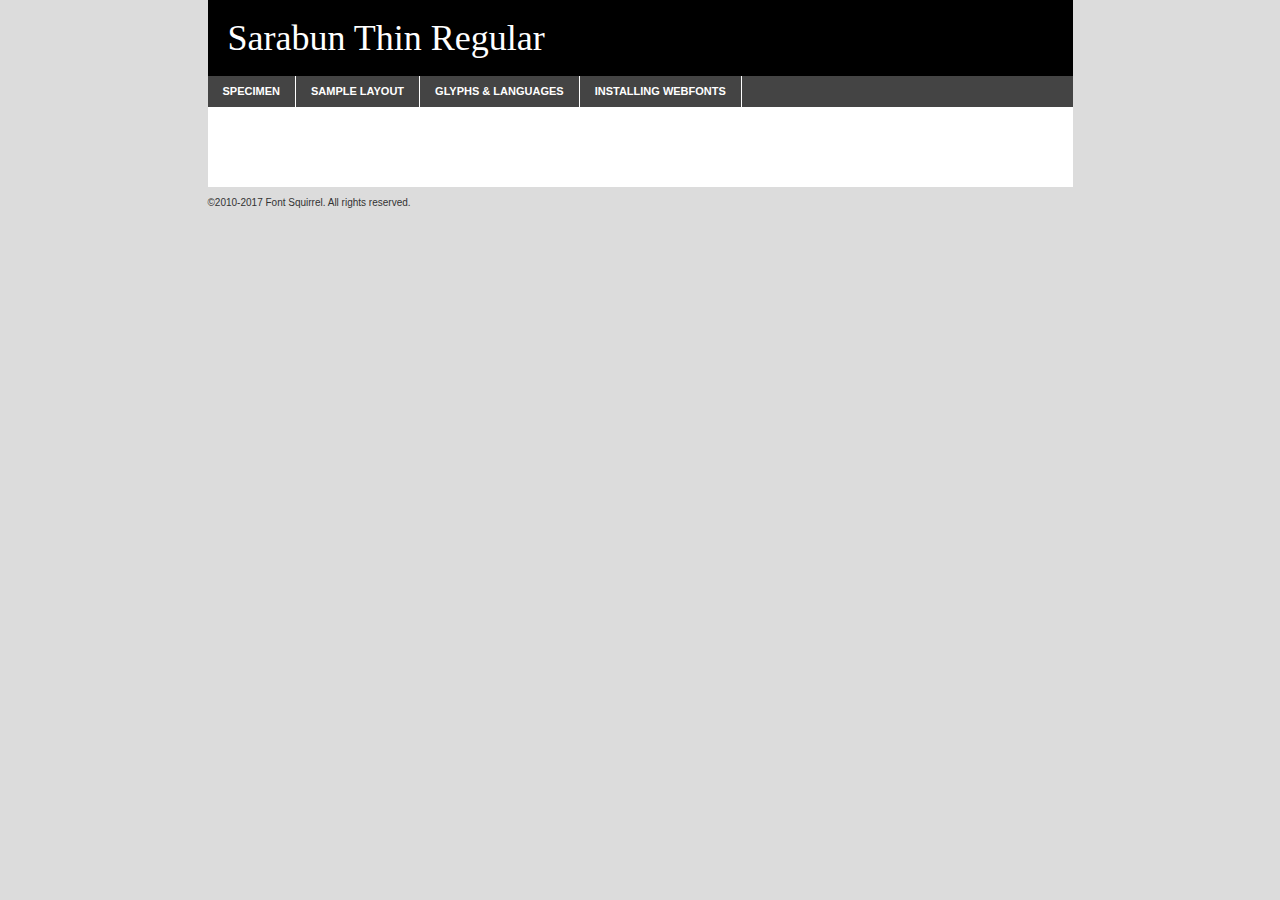
<file: assets/fonts/Sarabun thin/sarabun-thin-demo.html>
<!DOCTYPE html PUBLIC "-//W3C//DTD XHTML 1.0 Transitional//EN"
        "http://www.w3.org/TR/xhtml1/DTD/xhtml1-transitional.dtd">

<html xmlns="http://www.w3.org/1999/xhtml" xml:lang="en" lang="en">
<head>
    <meta http-equiv="Content-Type" content="text/html; charset=utf-8"/>
    <script src="http://ajax.googleapis.com/ajax/libs/jquery/1.7.2/jquery.min.js" type="text/javascript" charset="utf-8"></script>
    <script type="text/javascript">
		(function($) {
			$.fn.easyTabs = function(option) {
				var param = jQuery.extend({ fadeSpeed: 'fast', defaultContent: 1, activeClass: 'active' }, option);
				$(this).each(function() {
					var thisId = '#' + this.id;
					if ( param.defaultContent == '' )
					{
						param.defaultContent = 1;
					}
					if ( typeof param.defaultContent == 'number' )
					{
						var defaultTab = $(thisId + ' .tabs li:eq(' + (param.defaultContent - 1) + ') a').attr('href').substr(1);
					}
					else
					{
						var defaultTab = param.defaultContent;
					}
					$(thisId + ' .tabs li a').each(function() {
						var tabToHide = $(this).attr('href').substr(1);
						$('#' + tabToHide).addClass('easytabs-tab-content');
					});
					hideAll();
					changeContent(defaultTab);

					function hideAll() {$(thisId + ' .easytabs-tab-content').hide();}

					function changeContent(tabId)
					{
						hideAll();
						$(thisId + ' .tabs li').removeClass(param.activeClass);
						$(thisId + ' .tabs li a[href=#' + tabId + ']').closest('li').addClass(param.activeClass);
						if ( param.fadeSpeed != 'none' )
						{
							$(thisId + ' #' + tabId).fadeIn(param.fadeSpeed);
						}
						else
						{
							$(thisId + ' #' + tabId).show();
						}
					}

					$(thisId + ' .tabs li').click(function() {
						var tabId = $(this).find('a').attr('href').substr(1);
						changeContent(tabId);
						return false;
					});
				});
			}
		})(jQuery);
    </script>
    <link rel="stylesheet" href="specimen_files/specimen_stylesheet.css" type="text/css" charset="utf-8"/>
    <link rel="stylesheet" href="stylesheet.css" type="text/css" charset="utf-8"/>

    <style type="text/css">
        		body {
			font-family: '';
        		}

            </style>

    <title>Sarabun Thin Regular Specimen</title>


    <script type="text/javascript" charset="utf-8">
		$(document).ready(function() {
			$('#container').easyTabs({ defaultContent: 1 });
		});
    </script>
</head>

<body>
<div id="container">
    <div id="header">
		Sarabun Thin Regular    </div>
    <ul class="tabs">
        <li><a href="#specimen">Specimen</a></li>
        <li><a href="#layout">Sample Layout</a></li>
		        <li><a href="#glyphs">Glyphs &amp; Languages</a></li>
        <li><a href="#installing">Installing Webfonts</a></li>

    </ul>

    <div id="main_content">


        <div id="specimen">

            <div class="section">
                <div class="grid12 firstcol">
                    <div class="huge">AaBb</div>
                </div>
            </div>

            <div class="section">
                <div class="glyph_range">A&#x200B;B&#x200b;C&#x200b;D&#x200b;E&#x200b;F&#x200b;G&#x200b;H&#x200b;I&#x200b;J&#x200b;K&#x200b;L&#x200b;M&#x200b;N&#x200b;O&#x200b;P&#x200b;Q&#x200b;R&#x200b;S&#x200b;T&#x200b;U&#x200b;V&#x200b;W&#x200b;X&#x200b;Y&#x200b;Z&#x200b;a&#x200b;b&#x200b;c&#x200b;d&#x200b;e&#x200b;f&#x200b;g&#x200b;h&#x200b;i&#x200b;j&#x200b;k&#x200b;l&#x200b;m&#x200b;n&#x200b;o&#x200b;p&#x200b;q&#x200b;r&#x200b;s&#x200b;t&#x200b;u&#x200b;v&#x200b;w&#x200b;x&#x200b;y&#x200b;z&#x200b;1&#x200b;2&#x200b;3&#x200b;4&#x200b;5&#x200b;6&#x200b;7&#x200b;8&#x200b;9&#x200b;0&#x200b;&amp;&#x200b;.&#x200b;,&#x200b;?&#x200b;!&#x200b;&#64;&#x200b;(&#x200b;)&#x200b;#&#x200b;$&#x200b;%&#x200b;*&#x200b;+&#x200b;-&#x200b;=&#x200b;:&#x200b;;</div>
            </div>
            <div class="section">
                <div class="grid12 firstcol">
                    <table class="sample_table">
                        <tr>
                            <td>10</td>
                            <td class="size10">abcdefghijklmnopqrstuvwxyzABCDEFGHIJKLMNOPQRSTUVWXYZ0123456789abcdefghijklmnopqrstuvwxyzABCDEFGHIJKLMNOPQRSTUVWXYZ0123456789abcdefghijklmnopqrstuvwxyzABCDEFGHIJKLMNOPQRSTUVWXYZ</td>
                        </tr>
                        <tr>
                            <td>11</td>
                            <td class="size11">abcdefghijklmnopqrstuvwxyzABCDEFGHIJKLMNOPQRSTUVWXYZ0123456789abcdefghijklmnopqrstuvwxyzABCDEFGHIJKLMNOPQRSTUVWXYZ0123456789abcdefghijklmnopqrstuvwxyzABCDEFGHIJKLMNOPQRSTUVWXYZ</td>
                        </tr>
                        <tr>
                            <td>12</td>
                            <td class="size12">abcdefghijklmnopqrstuvwxyzABCDEFGHIJKLMNOPQRSTUVWXYZ0123456789abcdefghijklmnopqrstuvwxyzABCDEFGHIJKLMNOPQRSTUVWXYZ0123456789abcdefghijklmnopqrstuvwxyzABCDEFGHIJKLMNOPQRSTUVWXYZ</td>
                        </tr>
                        <tr>
                            <td>13</td>
                            <td class="size13">abcdefghijklmnopqrstuvwxyzABCDEFGHIJKLMNOPQRSTUVWXYZ0123456789abcdefghijklmnopqrstuvwxyzABCDEFGHIJKLMNOPQRSTUVWXYZ0123456789abcdefghijklmnopqrstuvwxyzABCDEFGHIJKLMNOPQRSTUVWXYZ</td>
                        </tr>
                        <tr>
                            <td>14</td>
                            <td class="size14">abcdefghijklmnopqrstuvwxyzABCDEFGHIJKLMNOPQRSTUVWXYZ0123456789abcdefghijklmnopqrstuvwxyzABCDEFGHIJKLMNOPQRSTUVWXYZ0123456789abcdefghijklmnopqrstuvwxyzABCDEFGHIJKLMNOPQRSTUVWXYZ</td>
                        </tr>
                        <tr>
                            <td>16</td>
                            <td class="size16">abcdefghijklmnopqrstuvwxyzABCDEFGHIJKLMNOPQRSTUVWXYZ0123456789abcdefghijklmnopqrstuvwxyzABCDEFGHIJKLMNOPQRSTUVWXYZ</td>
                        </tr>
                        <tr>
                            <td>18</td>
                            <td class="size18">abcdefghijklmnopqrstuvwxyzABCDEFGHIJKLMNOPQRSTUVWXYZ0123456789abcdefghijklmnopqrstuvwxyzABCDEFGHIJKLMNOPQRSTUVWXYZ</td>
                        </tr>
                        <tr>
                            <td>20</td>
                            <td class="size20">abcdefghijklmnopqrstuvwxyzABCDEFGHIJKLMNOPQRSTUVWXYZ0123456789abcdefghijklmnopqrstuvwxyzABCDEFGHIJKLMNOPQRSTUVWXYZ</td>
                        </tr>
                        <tr>
                            <td>24</td>
                            <td class="size24">abcdefghijklmnopqrstuvwxyzABCDEFGHIJKLMNOPQRSTUVWXYZ0123456789abcdefghijklmnopqrstuvwxyzABCDEFGHIJKLMNOPQRSTUVWXYZ</td>
                        </tr>
                        <tr>
                            <td>30</td>
                            <td class="size30">abcdefghijklmnopqrstuvwxyzABCDEFGHIJKLMNOPQRSTUVWXYZ0123456789abcdefghijklmnopqrstuvwxyzABCDEFGHIJKLMNOPQRSTUVWXYZ</td>
                        </tr>
                        <tr>
                            <td>36</td>
                            <td class="size36">abcdefghijklmnopqrstuvwxyzABCDEFGHIJKLMNOPQRSTUVWXYZ0123456789abcdefghijklmnopqrstuvwxyzABCDEFGHIJKLMNOPQRSTUVWXYZ</td>
                        </tr>
                        <tr>
                            <td>48</td>
                            <td class="size48">abcdefghijklmnopqrstuvwxyzABCDEFGHIJKLMNOPQRSTUVWXYZ0123456789abcdefghijklmnopqrstuvwxyzABCDEFGHIJKLMNOPQRSTUVWXYZ</td>
                        </tr>
                        <tr>
                            <td>60</td>
                            <td class="size60">abcdefghijklmnopqrstuvwxyzABCDEFGHIJKLMNOPQRSTUVWXYZ0123456789abcdefghijklmnopqrstuvwxyzABCDEFGHIJKLMNOPQRSTUVWXYZ</td>
                        </tr>
                        <tr>
                            <td>72</td>
                            <td class="size72">abcdefghijklmnopqrstuvwxyzABCDEFGHIJKLMNOPQRSTUVWXYZ0123456789abcdefghijklmnopqrstuvwxyzABCDEFGHIJKLMNOPQRSTUVWXYZ</td>
                        </tr>
                        <tr>
                            <td>90</td>
                            <td class="size90">abcdefghijklmnopqrstuvwxyzABCDEFGHIJKLMNOPQRSTUVWXYZ0123456789abcdefghijklmnopqrstuvwxyzABCDEFGHIJKLMNOPQRSTUVWXYZ</td>
                        </tr>
                    </table>

                </div>

            </div>


            <div class="section" id="bodycomparison">


                <div id="xheight">
                    <div class="fontbody">&#x25FC;&#x25FC;&#x25FC;&#x25FC;&#x25FC;&#x25FC;&#x25FC;&#x25FC;&#x25FC;&#x25FC;&#x25FC;&#x25FC;&#x25FC;&#x25FC;&#x25FC;&#x25FC;&#x25FC;&#x25FC;&#x25FC;&#x25FC;&#x25FC;&#x25FC;&#x25FC;&#x25FC;&#x25FC;&#x25FC;&#x25FC;&#x25FC;&#x25FC;&#x25FC;&#x25FC;&#x25FC;&#x25FC;&#x25FC;&#x25FC;&#x25FC;&#x25FC;&#x25FC;&#x25FC;&#x25FC;&#x25FC;&#x25FC;&#x25FC;&#x25FC;&#x25FC;&#x25FC;&#x25FC;&#x25FC;&#x25FC;&#x25FC;&#x25FC;&#x25FC;&#x25FC;&#x25FC;&#x25FC;&#x25FC;&#x25FC;&#x25FC;&#x25FC;&#x25FC;&#x25FC;&#x25FC;&#x25FC;&#x25FC;&#x25FC;&#x25FC;&#x25FC;&#x25FC;&#x25FC;&#x25FC;&#x25FC;&#x25FC;&#x25FC;&#x25FC;&#x25FC;&#x25FC;&#x25FC;&#x25FC;&#x25FC;&#x25FC;&#x25FC;&#x25FC;&#x25FC;&#x25FC;&#x25FC;&#x25FC;&#x25FC;&#x25FC;&#x25FC;&#x25FC;&#x25FC;&#x25FC;&#x25FC;&#x25FC;&#x25FC;&#x25FC;&#x25FC;&#x25FC;&#x25FC;body</div>
                    <div class="arialbody">body</div>
                    <div class="verdanabody">body</div>
                    <div class="georgiabody">body</div>
                </div>
                <div class="fontbody" style="z-index:1">
                    body<span>Sarabun Thin Regular</span>
                </div>
                <div class="arialbody" style="z-index:1">
                    body<span>Arial</span>
                </div>
                <div class="verdanabody" style="z-index:1">
                    body<span>Verdana</span>
                </div>
                <div class="georgiabody" style="z-index:1">
                    body<span>Georgia</span>
                </div>


            </div>


            <div class="section psample psample_row1" id="">

                <div class="grid2 firstcol">
                    <p class="size10"><span>10.</span>Aenean lacinia bibendum nulla sed consectetur. Fusce dapibus, tellus ac cursus commodo, tortor mauris condimentum nibh, ut fermentum massa justo sit amet risus. Nullam id dolor id nibh ultricies vehicula ut id elit. Cum sociis natoque penatibus et magnis dis parturient montes, nascetur ridiculus mus. Nulla vitae elit libero, a pharetra augue.</p>

                </div>
                <div class="grid3">
                    <p class="size11"><span>11.</span>Aenean lacinia bibendum nulla sed consectetur. Fusce dapibus, tellus ac cursus commodo, tortor mauris condimentum nibh, ut fermentum massa justo sit amet risus. Nullam id dolor id nibh ultricies vehicula ut id elit. Cum sociis natoque penatibus et magnis dis parturient montes, nascetur ridiculus mus. Nulla vitae elit libero, a pharetra augue.</p>

                </div>
                <div class="grid3">
                    <p class="size12"><span>12.</span>Aenean lacinia bibendum nulla sed consectetur. Fusce dapibus, tellus ac cursus commodo, tortor mauris condimentum nibh, ut fermentum massa justo sit amet risus. Nullam id dolor id nibh ultricies vehicula ut id elit. Cum sociis natoque penatibus et magnis dis parturient montes, nascetur ridiculus mus. Nulla vitae elit libero, a pharetra augue.</p>

                </div>
                <div class="grid4">
                    <p class="size13"><span>13.</span>Aenean lacinia bibendum nulla sed consectetur. Fusce dapibus, tellus ac cursus commodo, tortor mauris condimentum nibh, ut fermentum massa justo sit amet risus. Nullam id dolor id nibh ultricies vehicula ut id elit. Cum sociis natoque penatibus et magnis dis parturient montes, nascetur ridiculus mus. Nulla vitae elit libero, a pharetra augue.</p>

                </div>
                <div class="white_blend"></div>

            </div>
            <div class="section psample psample_row2" id="">
                <div class="grid3 firstcol">
                    <p class="size14"><span>14.</span>Aenean lacinia bibendum nulla sed consectetur. Fusce dapibus, tellus ac cursus commodo, tortor mauris condimentum nibh, ut fermentum massa justo sit amet risus. Nullam id dolor id nibh ultricies vehicula ut id elit. Cum sociis natoque penatibus et magnis dis parturient montes, nascetur ridiculus mus. Nulla vitae elit libero, a pharetra augue.</p>

                </div>
                <div class="grid4">
                    <p class="size16"><span>16.</span>Aenean lacinia bibendum nulla sed consectetur. Fusce dapibus, tellus ac cursus commodo, tortor mauris condimentum nibh, ut fermentum massa justo sit amet risus. Nullam id dolor id nibh ultricies vehicula ut id elit. Cum sociis natoque penatibus et magnis dis parturient montes, nascetur ridiculus mus. Nulla vitae elit libero, a pharetra augue.</p>

                </div>
                <div class="grid5">
                    <p class="size18"><span>18.</span>Aenean lacinia bibendum nulla sed consectetur. Fusce dapibus, tellus ac cursus commodo, tortor mauris condimentum nibh, ut fermentum massa justo sit amet risus. Nullam id dolor id nibh ultricies vehicula ut id elit. Cum sociis natoque penatibus et magnis dis parturient montes, nascetur ridiculus mus. Nulla vitae elit libero, a pharetra augue.</p>

                </div>

                <div class="white_blend"></div>

            </div>

            <div class="section psample psample_row3" id="">
                <div class="grid5 firstcol">
                    <p class="size20"><span>20.</span>Aenean lacinia bibendum nulla sed consectetur. Fusce dapibus, tellus ac cursus commodo, tortor mauris condimentum nibh, ut fermentum massa justo sit amet risus. Nullam id dolor id nibh ultricies vehicula ut id elit. Cum sociis natoque penatibus et magnis dis parturient montes, nascetur ridiculus mus. Nulla vitae elit libero, a pharetra augue.</p>
                </div>
                <div class="grid7">
                    <p class="size24"><span>24.</span>Aenean lacinia bibendum nulla sed consectetur. Fusce dapibus, tellus ac cursus commodo, tortor mauris condimentum nibh, ut fermentum massa justo sit amet risus. Nullam id dolor id nibh ultricies vehicula ut id elit. Cum sociis natoque penatibus et magnis dis parturient montes, nascetur ridiculus mus. Nulla vitae elit libero, a pharetra augue.</p>
                </div>

                <div class="white_blend"></div>

            </div>

            <div class="section psample psample_row4" id="">
                <div class="grid12 firstcol">
                    <p class="size30"><span>30.</span>Aenean lacinia bibendum nulla sed consectetur. Fusce dapibus, tellus ac cursus commodo, tortor mauris condimentum nibh, ut fermentum massa justo sit amet risus. Nullam id dolor id nibh ultricies vehicula ut id elit. Cum sociis natoque penatibus et magnis dis parturient montes, nascetur ridiculus mus. Nulla vitae elit libero, a pharetra augue.</p>
                </div>
                <div class="white_blend"></div>

            </div>


            <div class="section psample psample_row1 fullreverse">
                <div class="grid2 firstcol">
                    <p class="size10"><span>10.</span>Aenean lacinia bibendum nulla sed consectetur. Fusce dapibus, tellus ac cursus commodo, tortor mauris condimentum nibh, ut fermentum massa justo sit amet risus. Nullam id dolor id nibh ultricies vehicula ut id elit. Cum sociis natoque penatibus et magnis dis parturient montes, nascetur ridiculus mus. Nulla vitae elit libero, a pharetra augue.</p>

                </div>
                <div class="grid3">
                    <p class="size11"><span>11.</span>Aenean lacinia bibendum nulla sed consectetur. Fusce dapibus, tellus ac cursus commodo, tortor mauris condimentum nibh, ut fermentum massa justo sit amet risus. Nullam id dolor id nibh ultricies vehicula ut id elit. Cum sociis natoque penatibus et magnis dis parturient montes, nascetur ridiculus mus. Nulla vitae elit libero, a pharetra augue.</p>

                </div>
                <div class="grid3">
                    <p class="size12"><span>12.</span>Aenean lacinia bibendum nulla sed consectetur. Fusce dapibus, tellus ac cursus commodo, tortor mauris condimentum nibh, ut fermentum massa justo sit amet risus. Nullam id dolor id nibh ultricies vehicula ut id elit. Cum sociis natoque penatibus et magnis dis parturient montes, nascetur ridiculus mus. Nulla vitae elit libero, a pharetra augue.</p>

                </div>
                <div class="grid4">
                    <p class="size13"><span>13.</span>Aenean lacinia bibendum nulla sed consectetur. Fusce dapibus, tellus ac cursus commodo, tortor mauris condimentum nibh, ut fermentum massa justo sit amet risus. Nullam id dolor id nibh ultricies vehicula ut id elit. Cum sociis natoque penatibus et magnis dis parturient montes, nascetur ridiculus mus. Nulla vitae elit libero, a pharetra augue.</p>

                </div>
                <div class="black_blend"></div>

            </div>

            <div class="section psample psample_row2 fullreverse">
                <div class="grid3 firstcol">
                    <p class="size14"><span>14.</span>Aenean lacinia bibendum nulla sed consectetur. Fusce dapibus, tellus ac cursus commodo, tortor mauris condimentum nibh, ut fermentum massa justo sit amet risus. Nullam id dolor id nibh ultricies vehicula ut id elit. Cum sociis natoque penatibus et magnis dis parturient montes, nascetur ridiculus mus. Nulla vitae elit libero, a pharetra augue.</p>

                </div>
                <div class="grid4">
                    <p class="size16"><span>16.</span>Aenean lacinia bibendum nulla sed consectetur. Fusce dapibus, tellus ac cursus commodo, tortor mauris condimentum nibh, ut fermentum massa justo sit amet risus. Nullam id dolor id nibh ultricies vehicula ut id elit. Cum sociis natoque penatibus et magnis dis parturient montes, nascetur ridiculus mus. Nulla vitae elit libero, a pharetra augue.</p>

                </div>
                <div class="grid5">
                    <p class="size18"><span>18.</span>Aenean lacinia bibendum nulla sed consectetur. Fusce dapibus, tellus ac cursus commodo, tortor mauris condimentum nibh, ut fermentum massa justo sit amet risus. Nullam id dolor id nibh ultricies vehicula ut id elit. Cum sociis natoque penatibus et magnis dis parturient montes, nascetur ridiculus mus. Nulla vitae elit libero, a pharetra augue.</p>

                </div>
                <div class="black_blend"></div>

            </div>

            <div class="section psample fullreverse psample_row3" id="">
                <div class="grid5 firstcol">
                    <p class="size20"><span>20.</span>Aenean lacinia bibendum nulla sed consectetur. Fusce dapibus, tellus ac cursus commodo, tortor mauris condimentum nibh, ut fermentum massa justo sit amet risus. Nullam id dolor id nibh ultricies vehicula ut id elit. Cum sociis natoque penatibus et magnis dis parturient montes, nascetur ridiculus mus. Nulla vitae elit libero, a pharetra augue.</p>
                </div>
                <div class="grid7">
                    <p class="size24"><span>24.</span>Aenean lacinia bibendum nulla sed consectetur. Fusce dapibus, tellus ac cursus commodo, tortor mauris condimentum nibh, ut fermentum massa justo sit amet risus. Nullam id dolor id nibh ultricies vehicula ut id elit. Cum sociis natoque penatibus et magnis dis parturient montes, nascetur ridiculus mus. Nulla vitae elit libero, a pharetra augue.</p>
                </div>

                <div class="black_blend"></div>

            </div>

            <div class="section psample fullreverse psample_row4" id="" style="border-bottom: 20px #000 solid;">
                <div class="grid12 firstcol">
                    <p class="size30"><span>30.</span>Aenean lacinia bibendum nulla sed consectetur. Fusce dapibus, tellus ac cursus commodo, tortor mauris condimentum nibh, ut fermentum massa justo sit amet risus. Nullam id dolor id nibh ultricies vehicula ut id elit. Cum sociis natoque penatibus et magnis dis parturient montes, nascetur ridiculus mus. Nulla vitae elit libero, a pharetra augue.</p>
                </div>
                <div class="black_blend"></div>

            </div>


        </div>

        <div id="layout">

            <div class="section">

                <div class="grid12 firstcol">
                    <h1>Lorem Ipsum Dolor</h1>
                    <h2>Etiam porta sem malesuada magna mollis euismod</h2>

                    <p class="byline">By <a href="#link">Aenean Lacinia</a></p>
                </div>
            </div>
            <div class="section">
                <div class="grid8 firstcol">
                    <p class="large">Donec sed odio dui. Morbi leo risus, porta ac consectetur ac, vestibulum at eros. Fusce dapibus, tellus ac cursus commodo, tortor mauris condimentum nibh, ut fermentum massa justo sit amet risus. </p>


                    <h3>Pellentesque ornare sem</h3>

                    <p>Maecenas sed diam eget risus varius blandit sit amet non magna. Maecenas faucibus mollis interdum. Donec ullamcorper nulla non metus auctor fringilla. Nullam id dolor id nibh ultricies vehicula ut id elit. Nullam id dolor id nibh ultricies vehicula ut id elit. </p>

                    <p>Aenean eu leo quam. Pellentesque ornare sem lacinia quam venenatis vestibulum. Lorem ipsum dolor sit amet, consectetur adipiscing elit. Cum sociis natoque penatibus et magnis dis parturient montes, nascetur ridiculus mus. </p>

                    <p>Nulla vitae elit libero, a pharetra augue. Praesent commodo cursus magna, vel scelerisque nisl consectetur et. Aenean lacinia bibendum nulla sed consectetur. </p>

                    <p>Nullam quis risus eget urna mollis ornare vel eu leo. Nullam quis risus eget urna mollis ornare vel eu leo. Maecenas sed diam eget risus varius blandit sit amet non magna. Donec ullamcorper nulla non metus auctor fringilla. </p>

                    <h3>Cras mattis consectetur</h3>

                    <p>Aenean eu leo quam. Pellentesque ornare sem lacinia quam venenatis vestibulum. Aenean lacinia bibendum nulla sed consectetur. Integer posuere erat a ante venenatis dapibus posuere velit aliquet. Cras mattis consectetur purus sit amet fermentum. </p>

                    <p>Nullam id dolor id nibh ultricies vehicula ut id elit. Nullam quis risus eget urna mollis ornare vel eu leo. Cras mattis consectetur purus sit amet fermentum.</p>
                </div>

                <div class="grid4 sidebar">

                    <div class="box reverse">
                        <p class="last">Nullam quis risus eget urna mollis ornare vel eu leo. Donec ullamcorper nulla non metus auctor fringilla. Cras mattis consectetur purus sit amet fermentum. Sed posuere consectetur est at lobortis. Lorem ipsum dolor sit amet, consectetur adipiscing elit. </p>
                    </div>

                    <p class="caption">Maecenas sed diam eget risus varius.</p>

                    <p>Vestibulum id ligula porta felis euismod semper. Integer posuere erat a ante venenatis dapibus posuere velit aliquet. Vestibulum id ligula porta felis euismod semper. Sed posuere consectetur est at lobortis. Maecenas sed diam eget risus varius blandit sit amet non magna. Fusce dapibus, tellus ac cursus commodo, tortor mauris condimentum nibh, ut fermentum massa justo sit amet risus. </p>


                    <p>Duis mollis, est non commodo luctus, nisi erat porttitor ligula, eget lacinia odio sem nec elit. Aenean lacinia bibendum nulla sed consectetur. Vivamus sagittis lacus vel augue laoreet rutrum faucibus dolor auctor. Aenean lacinia bibendum nulla sed consectetur. Nullam quis risus eget urna mollis ornare vel eu leo. </p>

                    <p>Praesent commodo cursus magna, vel scelerisque nisl consectetur et. Donec ullamcorper nulla non metus auctor fringilla. Maecenas faucibus mollis interdum. Fusce dapibus, tellus ac cursus commodo, tortor mauris condimentum nibh, ut fermentum massa justo sit amet risus. </p>

                </div>
            </div>

        </div>


		

        <div id="glyphs">
            <div class="section">
                <div class="grid12 firstcol">

                    <h1>Language Support</h1>
                    <p>The subset of Sarabun Thin Regular in this kit supports the following languages:<br/>

						<em>This font does not fully support any language.</em>                    </p>
                    <h1>Glyph Chart</h1>
                    <p>The subset of Sarabun Thin Regular in this kit includes all the glyphs listed below. Unicode entities are included above each glyph to help you insert individual characters into your layout.</p>
                    <div id="glyph_chart">

						                    </div>
                </div>


            </div>
        </div>


        <div id="specs">

        </div>

        <div id="installing">
            <div class="section">
                <div class="grid7 firstcol">
                    <h1>Installing Webfonts</h1>

                    <p>Webfonts are supported by all major browser platforms but not all in the same way. There are currently four different font formats that must be included in order to target all browsers. This includes TTF, WOFF, EOT and SVG.</p>

                    <h2>1. Upload your webfonts</h2>
                    <p>You must upload your webfont kit to your website. They should be in or near the same directory as your CSS files.</p>

                    <h2>2. Include the webfont stylesheet</h2>
                    <p>A special CSS @font-face declaration helps the various browsers select the appropriate font it needs without causing you a bunch of headaches. Learn more about this syntax by reading the <a href="https://www.fontspring.com/blog/further-hardening-of-the-bulletproof-syntax">Fontspring blog post</a> about it. The code for it is as follows:</p>


                    <code>
                        @font-face{
                        font-family: 'MyWebFont';
                        src: url('WebFont.eot');
                        src: url('WebFont.eot?#iefix') format('embedded-opentype'),
                        url('WebFont.woff') format('woff'),
                        url('WebFont.ttf') format('truetype'),
                        url('WebFont.svg#webfont') format('svg');
                        }
                    </code>

                    <p>We've already gone ahead and generated the code for you. All you have to do is link to the stylesheet in your HTML, like this:</p>
                    <code>&lt;link rel=&quot;stylesheet&quot; href=&quot;stylesheet.css&quot; type=&quot;text/css&quot; charset=&quot;utf-8&quot; /&gt;</code>

                    <h2>3. Modify your own stylesheet</h2>
                    <p>To take advantage of your new fonts, you must tell your stylesheet to use them. Look at the original @font-face declaration above and find the property called "font-family." The name linked there will be what you use to reference the font. Prepend that webfont name to the font stack in the "font-family" property, inside the selector you want to change. For example:</p>
                    <code>p { font-family: 'WebFont', Arial, sans-serif; }</code>

                    <h2>4. Test</h2>
                    <p>Getting webfonts to work cross-browser <em>can</em> be tricky. Use the information in the sidebar to help you if you find that fonts aren't loading in a particular browser.</p>
                </div>

                <div class="grid5 sidebar">
                    <div class="box">
                        <h2>Troubleshooting<br/>Font-Face Problems</h2>
                        <p>Having trouble getting your webfonts to load in your new website? Here are some tips to sort out what might be the problem.</p>

                        <h3>Fonts not showing in any browser</h3>

                        <p>This sounds like you need to work on the plumbing. You either did not upload the fonts to the correct directory, or you did not link the fonts properly in the CSS. If you've confirmed that all this is correct and you still have a problem, take a look at your .htaccess file and see if requests are getting intercepted.</p>

                        <h3>Fonts not loading in iPhone or iPad</h3>

                        <p>The most common problem here is that you are serving the fonts from an IIS server. IIS refuses to serve files that have unknown MIME types. If that is the case, you must set the MIME type for SVG to "image/svg+xml" in the server settings. Follow these instructions from Microsoft if you need help.</p>

                        <h3>Fonts not loading in Firefox</h3>

                        <p>The primary reason for this failure? You are still using a version Firefox older than 3.5. So upgrade already! If that isn't it, then you are very likely serving fonts from a different domain. Firefox requires that all font assets be served from the same domain. Lastly it is possible that you need to add WOFF to your list of MIME types (if you are serving via IIS.)</p>

                        <h3>Fonts not loading in IE</h3>

                        <p>Are you looking at Internet Explorer on an actual Windows machine or are you cheating by using a service like Adobe BrowserLab? Many of these screenshot services do not render @font-face for IE. Best to test it on a real machine.</p>

                        <h3>Fonts not loading in IE9</h3>

                        <p>IE9, like Firefox, requires that fonts be served from the same domain as the website. Make sure that is the case.</p>
                    </div>
                </div>
            </div>

        </div>

    </div>
    <div id="footer">
        <p>&copy;2010-2017 Font Squirrel. All rights reserved.</p>
    </div>
</div>
</body>
</html>
</file>
<file: style.css>
body{
    overflow-x: hidden;
}
.card{
    border: 0;
}
@media only screen and (max-width: 575px) {
    .btn{
        padding: 0;
    }
}

.offcanvas {
    background-color: #EDE5DF;
    padding-left: 40px;
}
.offcanvas h5{
    font-family: 'medigaregular';
    font-size: 36px;
}
.offcanvas .container{
    background-image: url(assets/images/PLAIN-FISH-021.png);
    background-repeat: no-repeat;
    background-size: 90% auto;
    background-position: -30px 119%;
}
.offcanvas ul{
    display: flex;
    flex-direction: column;
    margin: 0;
    padding: 0;
    gap: 5px;
}
.offcanvas ul li{
    list-style: none;
}
.offcanvas ul li a{
    font-family: "Sarabun", sans-serif;
    font-size: 32px;
    text-decoration: none;
    color: #000;
    display: flex;
    justify-content: flex-start;
    align-items: center;
    gap: 10px;
    font-weight: 100;
}
.offcanvas ul li a img{
    margin-top: 6px;
    width: 13px;
}
.offcanvas-start{
    max-width: 374px;
    width: 100%;
}
.offcanvas .container,
.offcanvas .container .row,
.offcanvas .container .col {
height: 100%;
}


.headerbg{
    background: #F6AD7D;
    z-index: 1000;
}
.headerbg .logo img{
    width: 166px;
}
.headerbg img{
    width: 36px;
}

@media only screen and (max-width:1024px) {
    .headerbg img{
        width: 40px;
    }
    .headerbg .logo img{
        width: 140px;
    }
    .offcanvas ul li a{
        font-size: 26px;
    }
}
@media only screen and (max-width:767px) {
    .headerbg img{
        width: 34px;
    }
    .headerbg .logo img{
        width: 110px;
    }
    .offcanvas ul li a img {
        margin-top: 6px;
        width: 18px;
    }
}

@media only screen and (max-width: 575px) {
    .headerbg img{
        width: 25px;
    }
    .headerbg .logo img {
        width: 90px;
    }
}
button{
    box-shadow: none !important;
}

button.button{
    background-color: #000;
    font-family: "Sarabun", sans-serif;
    border-radius: 20px;
    font-size: 28px;
    padding: 12px 90px 18px;
    font-weight: 100;
    margin-top: 130px;
    color: #fff;
}
button.button:hover{
    background-color: #fff;
    color: #000 !important;
}
/* .modal-backdrop{
    opacity: 0 !important;
} */
.home_banner.banner2{
    background-image: url(assets/images/homebanner2.jpg);
}
.home_banner{
    background-image: url(assets/images/homebanner.jpg);
    height: 100vh;
    background-position: center ;
    background-repeat: no-repeat;
    background-size: cover;
}
.homeMain2 .hanner2_bottom h1,
.home_banner h1{
    font-family: 'medigaregular';
    font-size: 68px;
    color: #fff;
    margin-top: 103px;
}
.homeMain2 .hanner2_bottom{
    background-color: #F8D2C1;
    text-align: center;
    padding: 20px 0;
}
.homeMain2 .hanner2_bottom h1{
    margin: 0;
    color: #000;
    font-size: 52px;
}


@media only screen and (max-width: 1024px) {
    .home_banner h1{
        font-size: 48px;
        margin-top: 36px;
    }
    button.button{
        font-size: 36px;
        margin-top: 45px;
    }
}
@media only screen and (max-width: 767px) {
    .home_banner{
        height: 80vh;
    }
    .home_banner h1{
        font-size: 60px;
        margin-top: 36px;
        text-align: center;
    }
    button.button{
        font-size: 18px;
        margin-top: 45px;
        padding: 10px 70px 12px;
    }
}
@media only screen and (max-width: 575px) {
    .home_banner{
        height: 60vh;
    }
    .home_banner h1{
        font-size: 36px;
    }
    /* button.button {
        font-size: 18px;
        margin-top: 45px;
        padding: 10px 70px 12px;
    } */
    button.button{
        margin-top: 10px;
    }
    .homeMain2 .hanner2_bottom{
        padding: 10px;
    }
    .homeMain2 .hanner2_bottom h1 {
        font-size: 36px;
    }

}


.gellarymain{
    position: relative;
    width: 20%;
}
.gellarymain img{
    width: 100%;
}
.gellarymain .mg_span{
    position: absolute;
    color: #fff;
    font-family: "Sarabun", sans-serif;
    font-weight: 100;
    font-size: 26px;
    top: 0;
    left: 0;
    right: 0;
    bottom: 0;
    display: flex;
    justify-content: center;
    align-items: center;
    text-decoration: none;
}

@media only screen and (max-width: 1024px) {
    .outerBox{
        flex-wrap: wrap;
    }
    .gellarymain{
        width: 33%;
    }
}
@media only screen and (max-width: 796px) {
    .outerBox{
        flex-wrap: wrap;
    }
    .gellarymain{
        width: 49%;
    }
}
@media only screen and (max-width: 575px) {
    
    .gellarymain{
        width: 100%;
    }
    .outerBox{
        margin-bottom: 0 !important;
    }
}


/* sliderOuter */

.sliderOuter{
    padding: 45px 0;
    overflow: hidden;
}
.sliderOuter .homesldiertitle h1{
    font-family: 'medigaregular';
    font-size:42px;
    color: #000;
    text-align: center;
}
.sliderOuter .homeSlider .card-group img{
    width: 100%;
    height: 430px;
    object-fit: cover;
}

/* .sliderOuter .slick-slide{
    padding: 10px ;
} */

.sliderOuter .slick-arrow{
    top: 50%;
    position: absolute;
    background: transparent;
    border: 0;
    transform: translateY(-50%);
    z-index: 1;
}
.sliderOuter .slick-arrow svg{
    width: 25px;
}
.sliderOuter .slick-prev.slick-arrow{
    left: 0;
    left: -5%;
}
.sliderOuter .slick-next.slick-arrow{
    right: 0;
    transform: rotate(180deg);
    right: -5%;
}

.sliderOuter .homeSlider{
    margin: 45px 0 0 0;
}
.sliderOuter .homeSlider .card-group .card-body .card-title{
    font-family: 'medigaregular';
    font-size: 26px;
    color: #000;
    margin: 0;
    text-decoration: none;
    text-align: center;
    display: block;
}
.homeSlider .card-group .card-body .card-text{
    font-family: "Sarabun", sans-serif;
    text-align: center;
    font-weight: 200;
    font-style: italic;
    color: #000;
}


@media only screen and (max-width: 767px) {
    .sliderOuter .slick-prev.slick-arrow{
        left: 0;
        left: 4%;
    }
    .sliderOuter .slick-next.slick-arrow{
        right: 0;
        transform: translateY(-50%) rotate(180deg);
        right: 4%;
    }
    .sliderOuter .homeSlider .card-group img{
        height: 350px;
    }
}
@media only screen and (max-width: 575px) {
    .sliderOuter{
        padding: 30px 0;
    }
    .sliderOuter .homesldiertitle h1 {
        font-size: 36px;
    }
    .sliderOuter .homeSlider{
        margin: 0;
    }
}

.SrmrFmlyMain{
    background-color: #F8D2C1;
    padding-top: 20px;
    padding-bottom: 20px;
}
.SrmrFmlyMain .surmerFBottom h1,
.SrmrFmlyMain .title{
    font-size: 48px;
    font-family: 'medigaregular';
    text-align: center;
}
.SrmrFmlyMain .surmerFBanner{
    background-image: url(assets/images/Rectangle5.jpg);
    background-position: center center;
    background-repeat: no-repeat;
    background-size: cover;
    text-align: center;
    margin-top: 20px;
    padding: 45px 0;
}
.SrmrFmlyMain .surmerFBanner p{
    display: block;
    font-family: "Sarabun", sans-serif;
    font-weight: 100;
    font-size: 32px;
    max-width: 702px;
    width: 100%;
    color: #fff;
    
} 
.SrmrFmlyMain .surmerFBanner p strong{
    font-family: 'medigaregular';
}
.SrmrFmlyMain .surmerFBanner p span{
    font-size: 28px;
    margin-top: 30px;
    display: block;
}
.SrmrFmlyMain .surmerFBanner .smfLink{
    font-family: "Sarabun", sans-serif;
    display: block;
    font-size: 32px;
    font-weight: 100;
    margin-top: 20px;
    text-decoration: none;
    color: #fff;
    padding-top: 1px solid #fff;
    border-top: 1px solid #fff;
}
.SrmrFmlyMain .surmerFBottom{
    padding: 45px 10px 10px 10px;
}
.SrmrFmlyMain .surmerFBottom p{
    display: block;
    font-family: "Sarabun", sans-serif;
    font-weight: 100;
    font-size: 38px;
    max-width: 740px;
    width: 100%;
    margin: auto;
    color: #000;
    line-height: 50px;
    margin-bottom: 20px;
}
.SrmrFmlyMain .surmerFBottom p span{
    font-size: 28px;
    display: block;
    margin-top: -6px;
    font-weight: 200;
}

@media only screen and (max-width: 767px){
    .SrmrFmlyMain .surmerFBottom h1,
    .SrmrFmlyMain .title{
        font-size: 42px;
    }
    .SrmrFmlyMain .surmerFBanner p{
        font-size: 28px;
    }
    .SrmrFmlyMain .surmerFBanner p span{
        font-size: 26px;
        margin-top: 10px;
    }
    .SrmrFmlyMain .surmerFBottom p{
        font-size: 32px;
        line-height:    40px;
    }
    .SrmrFmlyMain .surmerFBottom p span{
        margin-top:0px;
        font-size: 26px;
    }
    .SrmrFmlyMain .surmerFBanner .smfLink{
        font-size: 28px;
        margin-top: 10px;
    }
}

@media only screen and (max-width: 575px) {
    .SrmrFmlyMain .surmerFBanner{
        padding: 20px 10px;
    }
    .SrmrFmlyMain .surmerFBanner p{
        font-size: 22px;
    }
    .SrmrFmlyMain .surmerFBanner p span{
        font-size: 18px;
    }
    .SrmrFmlyMain .surmerFBanner .smfLink {
        font-size: 18px;
    }
}

@media only screen and (max-width:575px){
    .SrmrFmlyMain .surmerFBottom h1, 
    .SrmrFmlyMain .title{
        font-size: 36px;
    }
    .SrmrFmlyMain .surmerFBottom p{
        font-size: 22px;
        line-height: 30px;
    }
    .SrmrFmlyMain .surmerFBottom p span{
        margin-top: 10px;
        font-size: 18px;
    }
}


/* homevisit */
.container-fluid.homevisit{
    padding: 0 27px;
}
.homevisit .inner{
    border: 40px solid #EE7A8D;
    margin: 45px auto;
}
.homevisit img{
    width: 100%;
}
.homevisit .rightvisit{
    background-color: #EDE5DF;
    padding: 80px 0 30px;
    margin-right: -41px;
    overflow: hidden;
}
.homevisit .rightvisit h1{
    font-family: 'medigaregular';
    font-size: 72px;
    margin: 0;
    line-height: 58px;
}




.homevisit .rightvisit p{
    font-family: "Sarabun", sans-serif;
    font-size: 32px;
    font-weight: 200;
}
.homevisit .rightvisit ul{
    margin-top: 20px;
}
.homevisit .rightvisit ul li{
    list-style: none;
    font-family: "Sarabun", sans-serif;
    font-size: 32px;
    font-weight: 200;
}

@media only screen and (max-width: 991px){
    .container-fluid.homevisit{
        padding: 0 12px;
    }
    .homevisit .rightvisit{
        padding: 45px 0 20px 0;
    }
    .homevisit .rightvisit h1{
        font-size: 48px;
        line-height: 48px;
    }
    .homevisit .rightvisit p{
        font-size: 22px;
    }
}
@media only screen and (max-width: 767px){

    .homevisit .inner {
        border: 20px solid #EE7A8D;
    }
    .homevisit .rightvisit{
        padding: 45px 0 20px 0;
        margin-right: -20px;
    }
    .homevisit .rightvisit h1{
        font-size: 48px;
        line-height: 48px;
    }
    .homevisit .rightvisit p{
        font-size: 22px;
        margin-bottom: 10px;
        text-align: center;
    }
    .homevisit .rightvisit ul{
        margin-top: 0;
    }
    .homevisit .rightvisit ul li{
        font-size: 22px;
    }
}

@media only screen and (max-width: 575px){
    .homevisit .rightvisit h1 {
        font-size: 36px;
    }
    .homevisit .rightvisit {
        padding: 30px 0 10px 0;
    }
    .homevisit .rightvisit ul li,
    .homevisit .rightvisit p{ 
        font-size: 18px;
    }
}



footer{
    background-color: #F7AE7C;
    padding: 45px 0;
}
footer .container{
    max-width: 970px;
    margin: auto;
}
footer .container .row{
    background-color: #EDE5DF;
    margin: 0 auto;

}
footer .container ul li{
    list-style: none;
}
footer .container h2{
    font-family: 'medigaregular';
    font-size: 18px;
    color: #000;
}
footer .container ul {
    display: flex;
    flex-direction: column;
    gap: 6px;
    padding: 0;
    margin: 20px 0 0 0;
}
footer .container ul li a{
    font-size: 14px;
    /* font-family: 'medigaregular'; */
    font-family: "Sarabun", sans-serif;
    font-weight: 400;
    text-transform: uppercase;
    text-decoration: none;
    color: #000;
}

@media only screen and (max-width: 575px) {
    footer .container ul{
        margin-top: 0;
    }
    footer .container h2{
        font-size: 22px;
    }
}
</file>
<file: assets/fonts/Mediga Font Down/stylesheet.css>
/*! Generated by Font Squirrel (https://www.fontsquirrel.com) on March 7, 2024 */



@font-face {
    font-family: 'medigaregular';
    src: url('mediga-gozoa-webfont.woff2') format('woff2'),
         url('mediga-gozoa-webfont.woff') format('woff');
    font-weight: normal;
    font-style: normal;

}
</file>
<file: assets/fonts/Sarabun thin/stylesheet.css>
/*! Generated by Font Squirrel (https://www.fontsquirrel.com) on March 7, 2024 */
</file>
<file: assets/fonts/Sarabun down/stylesheet.css>
/*! Generated by Font Squirrel (https://www.fontsquirrel.com) on March 7, 2024 */



@font-face {
    font-family: 'sarabunlight';
    src: url('sarabun-light-webfont.woff2') format('woff2'),
         url('sarabun-light-webfont.woff') format('woff');
    font-weight: normal;
    font-style: normal;

}
</file>
<file: assets/fonts/Mediga Font Down/specimen_files/specimen_stylesheet.css>
@import url('grid_12-825-55-15.css');

/*  
	CSS Reset by Eric Meyer - Released under Public Domain
    http://meyerweb.com/eric/tools/css/reset/
*/
html, body, div, span, applet, object, iframe,
h1, h2, h3, h4, h5, h6, p, blockquote, pre,
a, abbr, acronym, address, big, cite, code,
del, dfn, em, font, img, ins, kbd, q, s, samp,
small, strike, strong, sub, sup, tt, var,
b, u, i, center, dl, dt, dd, ol, ul, li,
fieldset, form, label, legend, table,
caption, tbody, tfoot, thead, tr, th, td {
	margin:         0;
	padding:        0;
	border:         0;
	outline:        0;
	font-size:      100%;
	vertical-align: baseline;
	background:     transparent;
}

body {
	line-height: 1;
}

ol, ul {
	list-style: none;
}

blockquote, q {
	quotes: none;
}

blockquote:before, blockquote:after,
q:before, q:after {
	content: '';
	content: none;
}

:focus {
	outline: 0;
}

ins {
	text-decoration: none;
}

del {
	text-decoration: line-through;
}

table {
	border-collapse: collapse;
	border-spacing:  0;
}


body {
	color:            #000;
	background-color: #dcdcdc;
}

a {
	text-decoration: none;
	color:           #1883ba;
}

h1 {
	font-size:     32px;
	font-weight:   normal;
	font-style:    normal;
	margin-bottom: 18px;
}

h2 {
	font-size: 18px;
}

#container {
	width:  865px;
	margin: 0px auto;
}


#header {
	padding:          20px;
	font-size:        36px;
	background-color: #000;
	color:            #fff;
}

#header span {
	color: #666;
}

#main_content {
	background-color: #fff;
	padding:          60px 20px 20px;
}


#footer p {
	margin:         0;
	padding-top:    10px;
	padding-bottom: 50px;
	color:          #333;
	font:           10px Arial, sans-serif;
}

.tabs {
	width:            100%;
	height:           31px;
	background-color: #444;
}

.tabs li {
	float:            left;
	margin:           0;
	overflow:         hidden;
	background-color: #444;
}

.tabs li a {
	display:         block;
	color:           #fff;
	text-decoration: none;
	font:            bold 11px/11px 'Arial';
	text-transform:  uppercase;
	padding:         10px 15px;
	border-right:    1px solid #fff;
}

.tabs li a:hover {
	background-color: #00b3ff;

}

.tabs li.active a {
	color:            #000;
	background-color: #fff;
}


div.huge {

	font-size:      300px;
	line-height:    1em;
	padding:        0;
	letter-spacing: -.02em;
	overflow:       hidden;
}

div.glyph_range {
	font-size:   72px;
	line-height: 1.1em;
}

.size10 {
	font-size: 10px;
}

.size11 {
	font-size: 11px;
}

.size12 {
	font-size: 12px;
}

.size13 {
	font-size: 13px;
}

.size14 {
	font-size: 14px;
}

.size16 {
	font-size: 16px;
}

.size18 {
	font-size: 18px;
}

.size20 {
	font-size: 20px;
}

.size24 {
	font-size: 24px;
}

.size30 {
	font-size: 30px;
}

.size36 {
	font-size: 36px;
}

.size48 {
	font-size: 48px;
}

.size60 {
	font-size: 60px;
}

.size72 {
	font-size: 72px;
}

.size90 {
	font-size: 90px;
}


.psample_row1 {
	height: 120px;
}

.psample_row1 {
	height: 120px;
}

.psample_row2 {
	height: 160px;
}

.psample_row3 {
	height: 160px;
}

.psample_row4 {
	height: 160px;
}

.psample {
	overflow: hidden;
	position: relative;
}

.psample p {
	line-height: 1.3em;
	display:     block;
	overflow:    hidden;
	margin:      0;
}

.psample span {
	margin-right: .5em;
}

.white_blend {
	width:            100%;
	height:           61px;
	background-image: url([data-uri]);
	position:         absolute;
	bottom:           0;
}

.black_blend {
	width:            100%;
	height:           61px;
	background-image: url([data-uri]);
	position:         absolute;
	bottom:           0;
}

.fullreverse {
	background:    #000 !important;
	color:         #fff !important;
	margin-left:   -20px;
	padding-left:  20px;
	margin-right:  -20px;
	padding-right: 20px;
	padding:       20px;
	margin-bottom: 0;
}


.sample_table td {
	padding-top:    3px;
	padding-bottom: 5px;
	padding-left:   5px;
	vertical-align: middle;
	line-height:    1.2em;
}

.sample_table td:first-child {
	background-color: #eee;
	text-align:       right;
	padding-right:    5px;
	padding-left:     0;
	padding:          5px;
	font:             11px/12px 'Courier New', Courier, mono;
}

code {
	white-space:      pre;
	background-color: #eee;
	display:          block;
	padding:          10px;
	margin-bottom:    18px;
	overflow:         auto;
}


.bottom, .last {
	margin-bottom:  0 !important;
	padding-bottom: 0 !important;
}

.box {
	padding:       18px;
	margin-bottom: 18px;
	background:    #eee;
}

.reverse, .reversed {
	background: #000 !important;
	color:      #fff !important;
	border:     none !important;
}

#bodycomparison {
	position:    relative;
	overflow:    hidden;
	font-size:   72px;
	height:      90px;
	white-space: nowrap;
}

#bodycomparison div {
	font-size:   72px;
	line-height: 90px;
	display:     inline;
	margin:      0 15px 0 0;
	padding:     0;
}

#bodycomparison div span {
	font:     10px Arial;
	position: absolute;
	left:     0;
}

#xheight {
	float:       none;
	position:    absolute;
	color:       #d9f3ff;
	font-size:   72px;
	line-height: 90px;
}

.fontbody {
	position: relative;
}

.arialbody {
	font-family: Arial;
	position:    relative;
}

.verdanabody {
	font-family: Verdana;
	position:    relative;
}

.georgiabody {
	font-family: Georgia;
	position:    relative;
}

/* @group Layout page
 */

#layout h1 {
	font-size:   36px;
	line-height: 42px;
	font-weight: normal;
	font-style:  normal;
}

#layout h2 {
	font-size:   24px;
	line-height: 23px;
	font-weight: normal;
	font-style:  normal;
}

#layout h3 {
	font-size:   22px;
	line-height: 1.4em;
	margin-top:  1em;
	font-weight: normal;
	font-style:  normal;
}


#layout p.byline {
	font-size:     12px;
	margin-top:    18px;
	line-height:   12px;
	margin-bottom: 0;
}

#layout p {
	font-size:     14px;
	line-height:   21px;
	margin-bottom: .5em;
}

#layout p.large {
	font-size:   18px;
	line-height: 26px;
}

#layout .sidebar p {
	font-size:   12px;
	line-height: 1.4em;
}

#layout p.caption {
	font-size:     10px;
	margin-top:    -16px;
	margin-bottom: 18px;
}

/* @end */

/* @group Glyphs */

#glyph_chart div {
	background-color: #d9f3ff;
	color:            black;
	float:            left;
	font-size:        36px;
	height:           1.2em;
	line-height:      1.2em;
	margin-bottom:    1px;
	margin-right:     1px;
	text-align:       center;
	width:            1.2em;
	position:         relative;
	padding:          .6em .2em .2em;
}

#glyph_chart div p {
	position:         absolute;
	left:             0;
	top:              0;
	display:          block;
	text-align:       center;
	font:             bold 9px Arial, sans-serif;
	background-color: #3a768f;
	width:            100%;
	color:            #fff;
	padding:          2px 0;
}


#glyphs h1 {
	font-family: Arial, sans-serif;
}

/* @end */

/* @group Installing */

#installing {
	font: 13px Arial, sans-serif;
}

#installing p,
#glyphs p {
	line-height:   1.2em;
	margin-bottom: 18px;
	font:          13px Arial, sans-serif;
}


#installing h3 {
	font-size:  15px;
	margin-top: 18px;
}

/* @end */

#rendering h1 {
	font-family: Arial, sans-serif;
}

.render_table td {
	font:           11px 'Courier New', Courier, mono;
	vertical-align: middle;
}
</file>
<file: assets/fonts/Sarabun down/specimen_files/specimen_stylesheet.css>
@import url('grid_12-825-55-15.css');

/*  
	CSS Reset by Eric Meyer - Released under Public Domain
    http://meyerweb.com/eric/tools/css/reset/
*/
html, body, div, span, applet, object, iframe,
h1, h2, h3, h4, h5, h6, p, blockquote, pre,
a, abbr, acronym, address, big, cite, code,
del, dfn, em, font, img, ins, kbd, q, s, samp,
small, strike, strong, sub, sup, tt, var,
b, u, i, center, dl, dt, dd, ol, ul, li,
fieldset, form, label, legend, table,
caption, tbody, tfoot, thead, tr, th, td {
	margin:         0;
	padding:        0;
	border:         0;
	outline:        0;
	font-size:      100%;
	vertical-align: baseline;
	background:     transparent;
}

body {
	line-height: 1;
}

ol, ul {
	list-style: none;
}

blockquote, q {
	quotes: none;
}

blockquote:before, blockquote:after,
q:before, q:after {
	content: '';
	content: none;
}

:focus {
	outline: 0;
}

ins {
	text-decoration: none;
}

del {
	text-decoration: line-through;
}

table {
	border-collapse: collapse;
	border-spacing:  0;
}


body {
	color:            #000;
	background-color: #dcdcdc;
}

a {
	text-decoration: none;
	color:           #1883ba;
}

h1 {
	font-size:     32px;
	font-weight:   normal;
	font-style:    normal;
	margin-bottom: 18px;
}

h2 {
	font-size: 18px;
}

#container {
	width:  865px;
	margin: 0px auto;
}


#header {
	padding:          20px;
	font-size:        36px;
	background-color: #000;
	color:            #fff;
}

#header span {
	color: #666;
}

#main_content {
	background-color: #fff;
	padding:          60px 20px 20px;
}


#footer p {
	margin:         0;
	padding-top:    10px;
	padding-bottom: 50px;
	color:          #333;
	font:           10px Arial, sans-serif;
}

.tabs {
	width:            100%;
	height:           31px;
	background-color: #444;
}

.tabs li {
	float:            left;
	margin:           0;
	overflow:         hidden;
	background-color: #444;
}

.tabs li a {
	display:         block;
	color:           #fff;
	text-decoration: none;
	font:            bold 11px/11px 'Arial';
	text-transform:  uppercase;
	padding:         10px 15px;
	border-right:    1px solid #fff;
}

.tabs li a:hover {
	background-color: #00b3ff;

}

.tabs li.active a {
	color:            #000;
	background-color: #fff;
}


div.huge {

	font-size:      300px;
	line-height:    1em;
	padding:        0;
	letter-spacing: -.02em;
	overflow:       hidden;
}

div.glyph_range {
	font-size:   72px;
	line-height: 1.1em;
}

.size10 {
	font-size: 10px;
}

.size11 {
	font-size: 11px;
}

.size12 {
	font-size: 12px;
}

.size13 {
	font-size: 13px;
}

.size14 {
	font-size: 14px;
}

.size16 {
	font-size: 16px;
}

.size18 {
	font-size: 18px;
}

.size20 {
	font-size: 20px;
}

.size24 {
	font-size: 24px;
}

.size30 {
	font-size: 30px;
}

.size36 {
	font-size: 36px;
}

.size48 {
	font-size: 48px;
}

.size60 {
	font-size: 60px;
}

.size72 {
	font-size: 72px;
}

.size90 {
	font-size: 90px;
}


.psample_row1 {
	height: 120px;
}

.psample_row1 {
	height: 120px;
}

.psample_row2 {
	height: 160px;
}

.psample_row3 {
	height: 160px;
}

.psample_row4 {
	height: 160px;
}

.psample {
	overflow: hidden;
	position: relative;
}

.psample p {
	line-height: 1.3em;
	display:     block;
	overflow:    hidden;
	margin:      0;
}

.psample span {
	margin-right: .5em;
}

.white_blend {
	width:            100%;
	height:           61px;
	background-image: url([data-uri]);
	position:         absolute;
	bottom:           0;
}

.black_blend {
	width:            100%;
	height:           61px;
	background-image: url([data-uri]);
	position:         absolute;
	bottom:           0;
}

.fullreverse {
	background:    #000 !important;
	color:         #fff !important;
	margin-left:   -20px;
	padding-left:  20px;
	margin-right:  -20px;
	padding-right: 20px;
	padding:       20px;
	margin-bottom: 0;
}


.sample_table td {
	padding-top:    3px;
	padding-bottom: 5px;
	padding-left:   5px;
	vertical-align: middle;
	line-height:    1.2em;
}

.sample_table td:first-child {
	background-color: #eee;
	text-align:       right;
	padding-right:    5px;
	padding-left:     0;
	padding:          5px;
	font:             11px/12px 'Courier New', Courier, mono;
}

code {
	white-space:      pre;
	background-color: #eee;
	display:          block;
	padding:          10px;
	margin-bottom:    18px;
	overflow:         auto;
}


.bottom, .last {
	margin-bottom:  0 !important;
	padding-bottom: 0 !important;
}

.box {
	padding:       18px;
	margin-bottom: 18px;
	background:    #eee;
}

.reverse, .reversed {
	background: #000 !important;
	color:      #fff !important;
	border:     none !important;
}

#bodycomparison {
	position:    relative;
	overflow:    hidden;
	font-size:   72px;
	height:      90px;
	white-space: nowrap;
}

#bodycomparison div {
	font-size:   72px;
	line-height: 90px;
	display:     inline;
	margin:      0 15px 0 0;
	padding:     0;
}

#bodycomparison div span {
	font:     10px Arial;
	position: absolute;
	left:     0;
}

#xheight {
	float:       none;
	position:    absolute;
	color:       #d9f3ff;
	font-size:   72px;
	line-height: 90px;
}

.fontbody {
	position: relative;
}

.arialbody {
	font-family: Arial;
	position:    relative;
}

.verdanabody {
	font-family: Verdana;
	position:    relative;
}

.georgiabody {
	font-family: Georgia;
	position:    relative;
}

/* @group Layout page
 */

#layout h1 {
	font-size:   36px;
	line-height: 42px;
	font-weight: normal;
	font-style:  normal;
}

#layout h2 {
	font-size:   24px;
	line-height: 23px;
	font-weight: normal;
	font-style:  normal;
}

#layout h3 {
	font-size:   22px;
	line-height: 1.4em;
	margin-top:  1em;
	font-weight: normal;
	font-style:  normal;
}


#layout p.byline {
	font-size:     12px;
	margin-top:    18px;
	line-height:   12px;
	margin-bottom: 0;
}

#layout p {
	font-size:     14px;
	line-height:   21px;
	margin-bottom: .5em;
}

#layout p.large {
	font-size:   18px;
	line-height: 26px;
}

#layout .sidebar p {
	font-size:   12px;
	line-height: 1.4em;
}

#layout p.caption {
	font-size:     10px;
	margin-top:    -16px;
	margin-bottom: 18px;
}

/* @end */

/* @group Glyphs */

#glyph_chart div {
	background-color: #d9f3ff;
	color:            black;
	float:            left;
	font-size:        36px;
	height:           1.2em;
	line-height:      1.2em;
	margin-bottom:    1px;
	margin-right:     1px;
	text-align:       center;
	width:            1.2em;
	position:         relative;
	padding:          .6em .2em .2em;
}

#glyph_chart div p {
	position:         absolute;
	left:             0;
	top:              0;
	display:          block;
	text-align:       center;
	font:             bold 9px Arial, sans-serif;
	background-color: #3a768f;
	width:            100%;
	color:            #fff;
	padding:          2px 0;
}


#glyphs h1 {
	font-family: Arial, sans-serif;
}

/* @end */

/* @group Installing */

#installing {
	font: 13px Arial, sans-serif;
}

#installing p,
#glyphs p {
	line-height:   1.2em;
	margin-bottom: 18px;
	font:          13px Arial, sans-serif;
}


#installing h3 {
	font-size:  15px;
	margin-top: 18px;
}

/* @end */

#rendering h1 {
	font-family: Arial, sans-serif;
}

.render_table td {
	font:           11px 'Courier New', Courier, mono;
	vertical-align: middle;
}
</file>
<file: assets/fonts/Sarabun thin/specimen_files/specimen_stylesheet.css>
@import url('grid_12-825-55-15.css');

/*  
	CSS Reset by Eric Meyer - Released under Public Domain
    http://meyerweb.com/eric/tools/css/reset/
*/
html, body, div, span, applet, object, iframe,
h1, h2, h3, h4, h5, h6, p, blockquote, pre,
a, abbr, acronym, address, big, cite, code,
del, dfn, em, font, img, ins, kbd, q, s, samp,
small, strike, strong, sub, sup, tt, var,
b, u, i, center, dl, dt, dd, ol, ul, li,
fieldset, form, label, legend, table,
caption, tbody, tfoot, thead, tr, th, td {
	margin:         0;
	padding:        0;
	border:         0;
	outline:        0;
	font-size:      100%;
	vertical-align: baseline;
	background:     transparent;
}

body {
	line-height: 1;
}

ol, ul {
	list-style: none;
}

blockquote, q {
	quotes: none;
}

blockquote:before, blockquote:after,
q:before, q:after {
	content: '';
	content: none;
}

:focus {
	outline: 0;
}

ins {
	text-decoration: none;
}

del {
	text-decoration: line-through;
}

table {
	border-collapse: collapse;
	border-spacing:  0;
}


body {
	color:            #000;
	background-color: #dcdcdc;
}

a {
	text-decoration: none;
	color:           #1883ba;
}

h1 {
	font-size:     32px;
	font-weight:   normal;
	font-style:    normal;
	margin-bottom: 18px;
}

h2 {
	font-size: 18px;
}

#container {
	width:  865px;
	margin: 0px auto;
}


#header {
	padding:          20px;
	font-size:        36px;
	background-color: #000;
	color:            #fff;
}

#header span {
	color: #666;
}

#main_content {
	background-color: #fff;
	padding:          60px 20px 20px;
}


#footer p {
	margin:         0;
	padding-top:    10px;
	padding-bottom: 50px;
	color:          #333;
	font:           10px Arial, sans-serif;
}

.tabs {
	width:            100%;
	height:           31px;
	background-color: #444;
}

.tabs li {
	float:            left;
	margin:           0;
	overflow:         hidden;
	background-color: #444;
}

.tabs li a {
	display:         block;
	color:           #fff;
	text-decoration: none;
	font:            bold 11px/11px 'Arial';
	text-transform:  uppercase;
	padding:         10px 15px;
	border-right:    1px solid #fff;
}

.tabs li a:hover {
	background-color: #00b3ff;

}

.tabs li.active a {
	color:            #000;
	background-color: #fff;
}


div.huge {

	font-size:      300px;
	line-height:    1em;
	padding:        0;
	letter-spacing: -.02em;
	overflow:       hidden;
}

div.glyph_range {
	font-size:   72px;
	line-height: 1.1em;
}

.size10 {
	font-size: 10px;
}

.size11 {
	font-size: 11px;
}

.size12 {
	font-size: 12px;
}

.size13 {
	font-size: 13px;
}

.size14 {
	font-size: 14px;
}

.size16 {
	font-size: 16px;
}

.size18 {
	font-size: 18px;
}

.size20 {
	font-size: 20px;
}

.size24 {
	font-size: 24px;
}

.size30 {
	font-size: 30px;
}

.size36 {
	font-size: 36px;
}

.size48 {
	font-size: 48px;
}

.size60 {
	font-size: 60px;
}

.size72 {
	font-size: 72px;
}

.size90 {
	font-size: 90px;
}


.psample_row1 {
	height: 120px;
}

.psample_row1 {
	height: 120px;
}

.psample_row2 {
	height: 160px;
}

.psample_row3 {
	height: 160px;
}

.psample_row4 {
	height: 160px;
}

.psample {
	overflow: hidden;
	position: relative;
}

.psample p {
	line-height: 1.3em;
	display:     block;
	overflow:    hidden;
	margin:      0;
}

.psample span {
	margin-right: .5em;
}

.white_blend {
	width:            100%;
	height:           61px;
	background-image: url([data-uri]);
	position:         absolute;
	bottom:           0;
}

.black_blend {
	width:            100%;
	height:           61px;
	background-image: url([data-uri]);
	position:         absolute;
	bottom:           0;
}

.fullreverse {
	background:    #000 !important;
	color:         #fff !important;
	margin-left:   -20px;
	padding-left:  20px;
	margin-right:  -20px;
	padding-right: 20px;
	padding:       20px;
	margin-bottom: 0;
}


.sample_table td {
	padding-top:    3px;
	padding-bottom: 5px;
	padding-left:   5px;
	vertical-align: middle;
	line-height:    1.2em;
}

.sample_table td:first-child {
	background-color: #eee;
	text-align:       right;
	padding-right:    5px;
	padding-left:     0;
	padding:          5px;
	font:             11px/12px 'Courier New', Courier, mono;
}

code {
	white-space:      pre;
	background-color: #eee;
	display:          block;
	padding:          10px;
	margin-bottom:    18px;
	overflow:         auto;
}


.bottom, .last {
	margin-bottom:  0 !important;
	padding-bottom: 0 !important;
}

.box {
	padding:       18px;
	margin-bottom: 18px;
	background:    #eee;
}

.reverse, .reversed {
	background: #000 !important;
	color:      #fff !important;
	border:     none !important;
}

#bodycomparison {
	position:    relative;
	overflow:    hidden;
	font-size:   72px;
	height:      90px;
	white-space: nowrap;
}

#bodycomparison div {
	font-size:   72px;
	line-height: 90px;
	display:     inline;
	margin:      0 15px 0 0;
	padding:     0;
}

#bodycomparison div span {
	font:     10px Arial;
	position: absolute;
	left:     0;
}

#xheight {
	float:       none;
	position:    absolute;
	color:       #d9f3ff;
	font-size:   72px;
	line-height: 90px;
}

.fontbody {
	position: relative;
}

.arialbody {
	font-family: Arial;
	position:    relative;
}

.verdanabody {
	font-family: Verdana;
	position:    relative;
}

.georgiabody {
	font-family: Georgia;
	position:    relative;
}

/* @group Layout page
 */

#layout h1 {
	font-size:   36px;
	line-height: 42px;
	font-weight: normal;
	font-style:  normal;
}

#layout h2 {
	font-size:   24px;
	line-height: 23px;
	font-weight: normal;
	font-style:  normal;
}

#layout h3 {
	font-size:   22px;
	line-height: 1.4em;
	margin-top:  1em;
	font-weight: normal;
	font-style:  normal;
}


#layout p.byline {
	font-size:     12px;
	margin-top:    18px;
	line-height:   12px;
	margin-bottom: 0;
}

#layout p {
	font-size:     14px;
	line-height:   21px;
	margin-bottom: .5em;
}

#layout p.large {
	font-size:   18px;
	line-height: 26px;
}

#layout .sidebar p {
	font-size:   12px;
	line-height: 1.4em;
}

#layout p.caption {
	font-size:     10px;
	margin-top:    -16px;
	margin-bottom: 18px;
}

/* @end */

/* @group Glyphs */

#glyph_chart div {
	background-color: #d9f3ff;
	color:            black;
	float:            left;
	font-size:        36px;
	height:           1.2em;
	line-height:      1.2em;
	margin-bottom:    1px;
	margin-right:     1px;
	text-align:       center;
	width:            1.2em;
	position:         relative;
	padding:          .6em .2em .2em;
}

#glyph_chart div p {
	position:         absolute;
	left:             0;
	top:              0;
	display:          block;
	text-align:       center;
	font:             bold 9px Arial, sans-serif;
	background-color: #3a768f;
	width:            100%;
	color:            #fff;
	padding:          2px 0;
}


#glyphs h1 {
	font-family: Arial, sans-serif;
}

/* @end */

/* @group Installing */

#installing {
	font: 13px Arial, sans-serif;
}

#installing p,
#glyphs p {
	line-height:   1.2em;
	margin-bottom: 18px;
	font:          13px Arial, sans-serif;
}


#installing h3 {
	font-size:  15px;
	margin-top: 18px;
}

/* @end */

#rendering h1 {
	font-family: Arial, sans-serif;
}

.render_table td {
	font:           11px 'Courier New', Courier, mono;
	vertical-align: middle;
}
</file>
